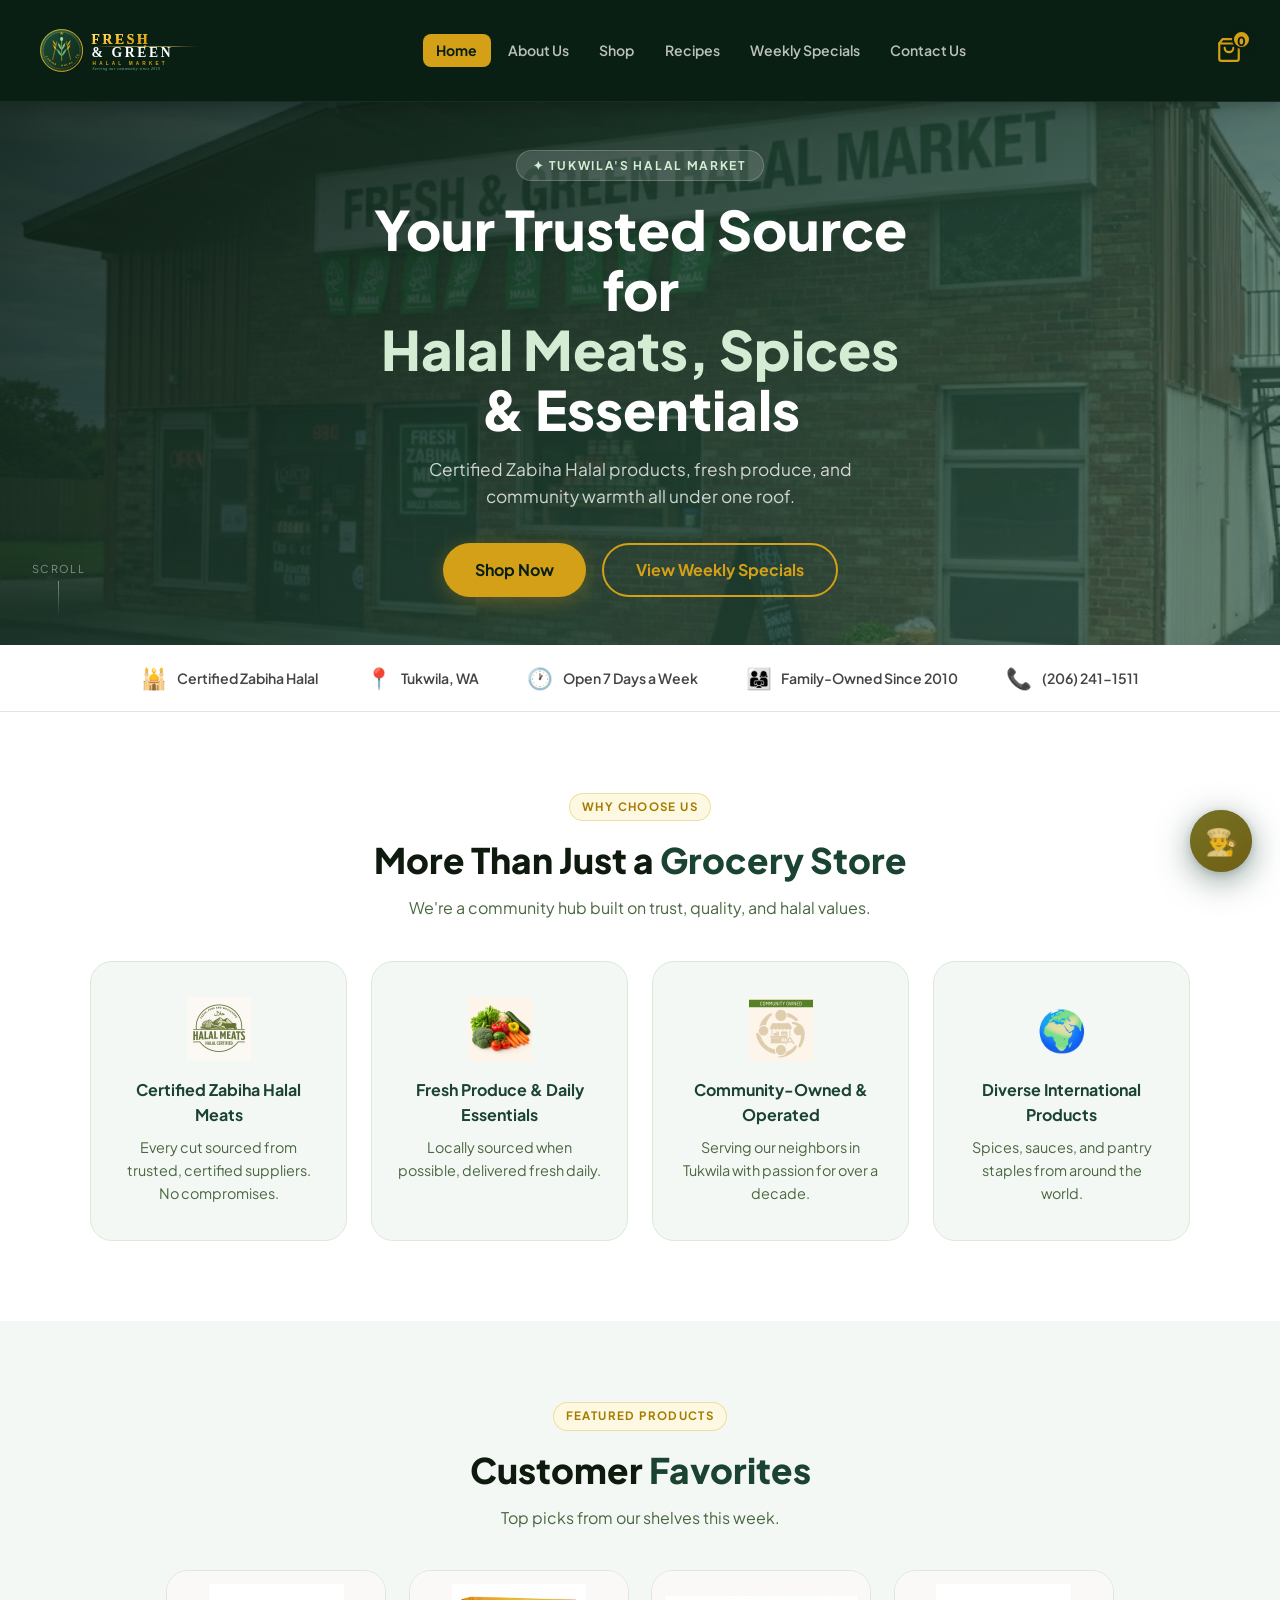
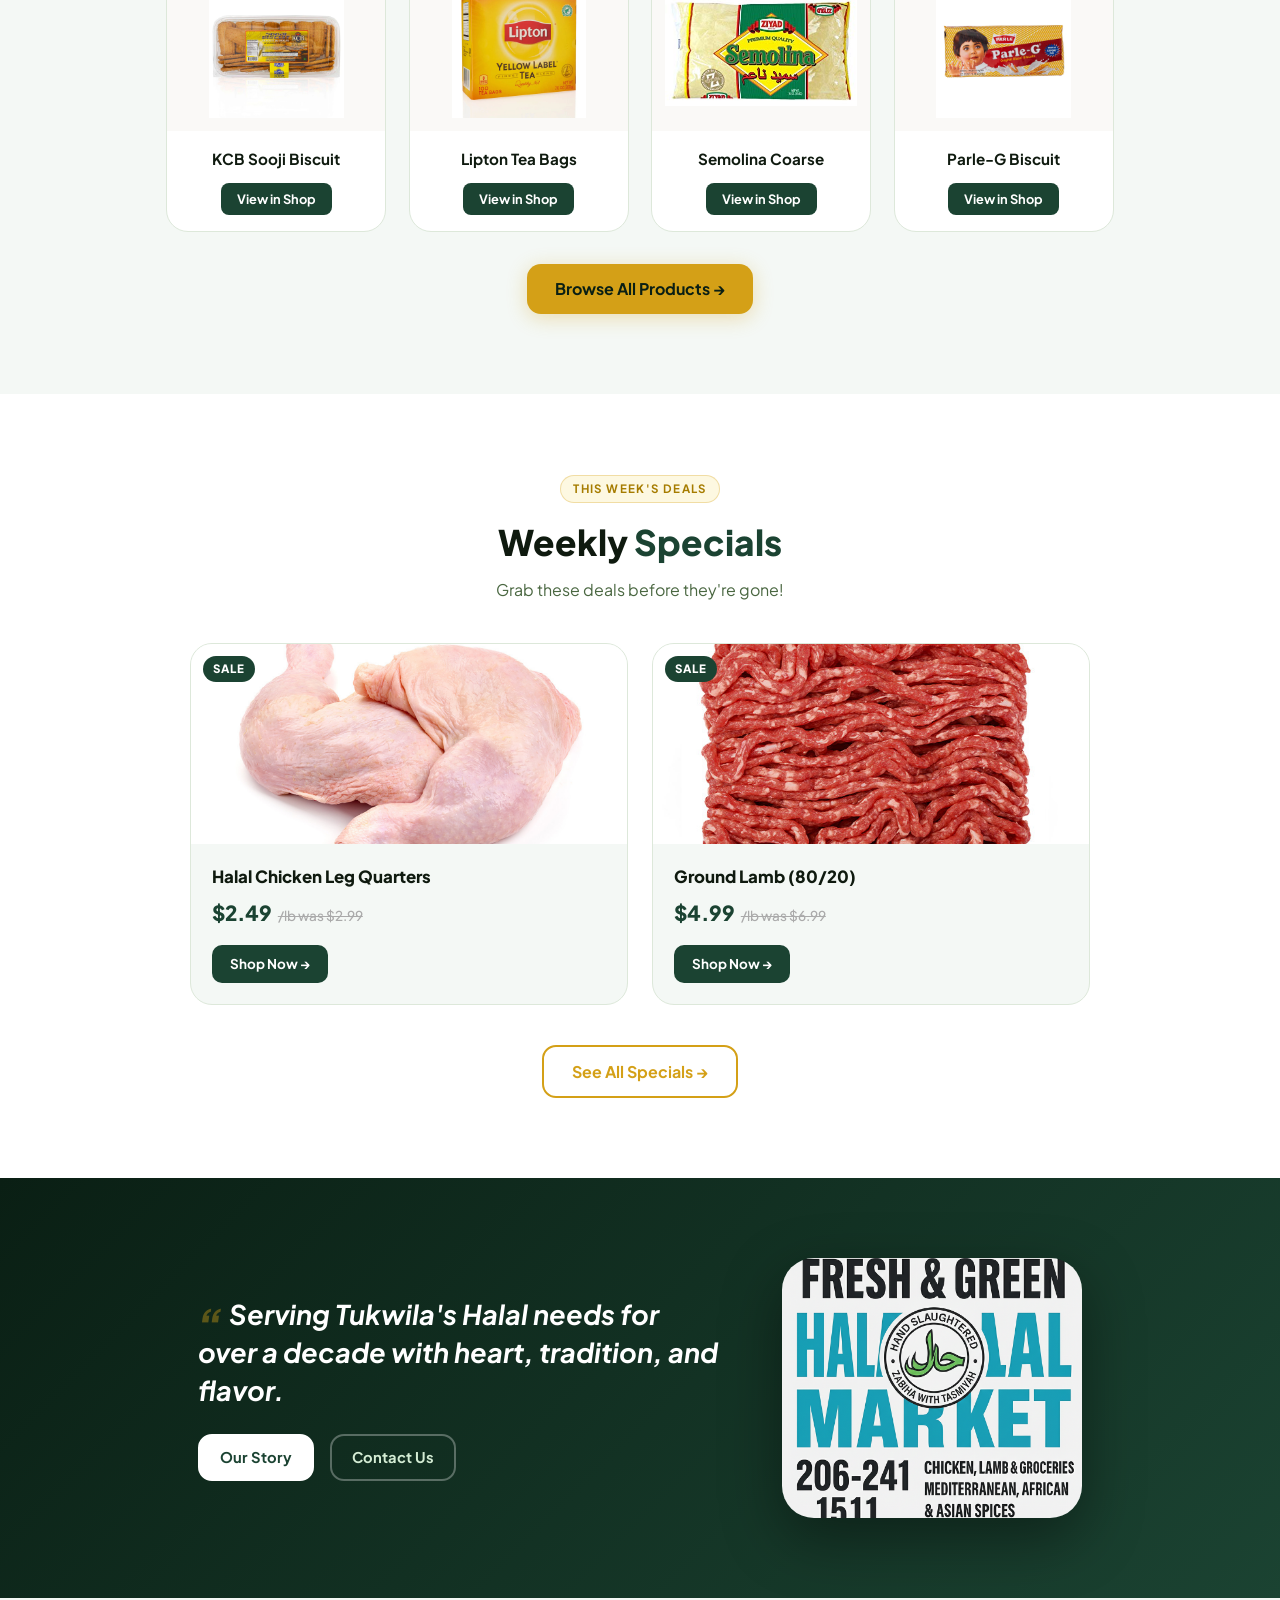
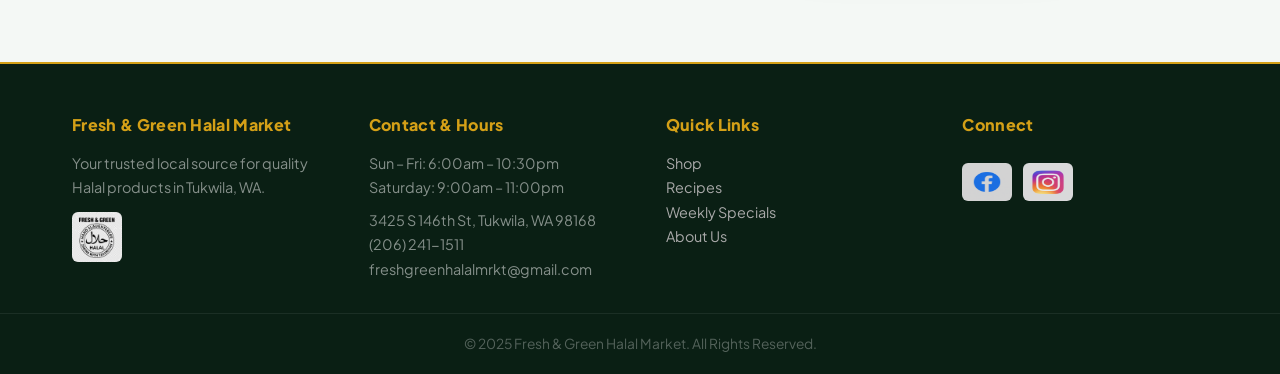
<file: index.html>
<!DOCTYPE html>
<html lang="en">
<head>
    <meta charset="UTF-8"/>
    <meta name="viewport" content="width=device-width, initial-scale=1.0"/>
    <title>Fresh & Green Halal Market Tukwila, WA</title>
    <link href="https://fonts.googleapis.com/css2?family=Plus+Jakarta+Sans:ital,wght@0,400;0,500;0,600;0,700;0,800;1,400&display=swap" rel="stylesheet">
    <link rel="stylesheet" href="styles.css"/>
    <style>
        /* ── HERO ── */
        .hero {
            position: relative;
            min-height: 520px;
            display: flex;
            align-items: center;
            justify-content: center;
            overflow: hidden;
        }
        .hero-bg {
            position: absolute; inset: 0;
            background: url('freshgreenhalal.jpg') center/cover no-repeat;
        }
        .hero-overlay {
            position: absolute; inset: 0;
            background: linear-gradient(135deg, rgba(10,31,20,0.82) 0%, rgba(27,67,50,0.72) 60%, rgba(45,106,79,0.45) 100%);
        }
        .hero-content {
            position: relative; z-index: 2;
            text-align: center;
            max-width: 680px;
            padding: 3rem 2rem;
        }
        .hero-tag {
            display: inline-block;
            background: rgba(255,255,255,0.12);
            color: #d4ecd4;
            font-size: 0.75rem;
            font-weight: 700;
            letter-spacing: 0.14em;
            text-transform: uppercase;
            padding: 5px 16px;
            border-radius: 20px;
            border: 1px solid rgba(255,255,255,0.2);
            margin-bottom: 1.2rem;
        }
        .hero-content h1 {
            color: #fff;
            font-size: clamp(2rem, 5vw, 3.4rem);
            font-weight: 800;
            line-height: 1.1;
            margin-bottom: 1rem;
        }
        .hero-content h1 em { color: #d4ecd4; font-style: normal; }
        .hero-content p {
            color: rgba(255,255,255,0.78);
            font-size: 1.08rem;
            margin-bottom: 2rem;
            max-width: 500px;
            margin-left: auto; margin-right: auto;
        }
        .hero-btns { display: flex; gap: 1rem; justify-content: center; flex-wrap: wrap; }
        .hero-scroll {
            position: absolute; bottom: 28px; left: 32px;
            transform: none;
            z-index: 2; color: rgba(255,255,255,0.45);
            font-size: 0.68rem; letter-spacing: 0.12em;
            display: flex; flex-direction: column; align-items: center; gap: 4px;
        }
        .hero-scroll-line {
            width: 1px; height: 36px;
            background: linear-gradient(to bottom, rgba(255,255,255,0.4), transparent);
            animation: scroll-bounce 1.8s ease-in-out infinite;
        }
        @keyframes scroll-bounce {
            0%,100% { transform: scaleY(1); opacity: 0.4; }
            50% { transform: scaleY(1.3); opacity: 0.8; }
        }

        /* ── TRUST BAR ── */
        .trust-bar {
            background: var(--white);
            border-bottom: 1px solid var(--border);
            padding: 1rem 2rem;
        }
        .trust-bar-inner {
            max-width: 1100px; margin: 0 auto;
            display: flex; justify-content: center; gap: 3rem; flex-wrap: wrap;
        }
        .trust-item {
            display: flex; align-items: center; gap: 0.6rem;
            font-size: 0.88rem; font-weight: 600; color: #444;
        }
        .trust-item .icon { font-size: 1.3rem; }

        /* ── WHY CHOOSE US ── */
        .why-section {
            background: var(--white);
            padding: 5rem 2rem;
            text-align: center;
        }
        .reasons-grid {
            display: grid;
            grid-template-columns: repeat(auto-fit, minmax(220px, 1fr));
            gap: 1.5rem;
            max-width: 1100px;
            margin: 0 auto;
        }
        .reason-card {
            background: var(--bg);
            border-radius: var(--radius-lg);
            padding: 2.2rem 1.6rem;
            text-align: center;
            border: 1.5px solid var(--border);
            transition: all 0.22s cubic-bezier(0.34,1.56,0.64,1);
        }
        .reason-card:hover {
            border-color: var(--green-light);
            transform: translateY(-6px);
            box-shadow: 0 12px 32px rgba(27,67,50,0.1);
            background: var(--white);
        }
        .reason-card .reason-icon {
            font-size: 2.5rem; margin-bottom: 1rem;
            display: block;
        }
        .reason-card img {
            width: 64px; height: 64px; object-fit: contain;
            margin: 0 auto 1rem;
        }
        .reason-card h3 {
            font-size: 1rem; font-weight: 700;
            color: var(--red); margin-bottom: 0.5rem;
        }
        .reason-card p { font-size: 0.9rem; color: var(--text-muted); }

        /* ── FEATURED PRODUCTS ── */
        .featured-section {
            padding: 5rem 2rem;
            background: var(--bg);
            text-align: center;
        }
        .featured-grid {
            display: flex;
            flex-wrap: wrap;
            justify-content: center;
            gap: 1.4rem;
            max-width: 1100px;
            margin: 0 auto 2rem;
        }
        .featured-card {
            flex: 0 1 220px;
        }
        .featured-card {
            background: var(--white);
            border-radius: var(--radius-lg);
            overflow: hidden;
            border: 1.5px solid var(--border);
            transition: all 0.22s cubic-bezier(0.34,1.56,0.64,1);
        }
        .featured-card:hover {
            transform: translateY(-5px);
            box-shadow: 0 12px 28px rgba(27,67,50,0.1);
            border-color: var(--green-light);
        }
        .featured-card img {
            width: 100%; height: 160px; object-fit: contain;
            background: #faf9f7; padding: 0.8rem;
        }
        .featured-card-body { padding: 1rem; text-align: center; }
        .featured-card-body p { font-weight: 700; font-size: 0.95rem; color: var(--text); margin-bottom: 0.7rem; }
        .featured-card-body a {
            display: inline-block;
            background: var(--green); color: #fff;
            padding: 6px 16px; border-radius: 8px;
            font-size: 0.8rem; font-weight: 700;
            transition: background var(--transition);
        }
        .featured-card-body a:hover { background: var(--gold); color: var(--green-dark); }

        /* ── SPECIALS ── */
        .specials-section {
            padding: 5rem 2rem;
            background: var(--white);
            text-align: center;
        }
        .specials-grid {
            display: grid;
            grid-template-columns: repeat(auto-fit, minmax(280px, 1fr));
            gap: 1.5rem;
            max-width: 900px;
            margin: 0 auto 2.5rem;
        }
        .special-card {
            background: var(--bg);
            border-radius: var(--radius-lg);
            border: 1.5px solid var(--border);
            overflow: hidden;
            position: relative;
            transition: all 0.22s cubic-bezier(0.34,1.56,0.64,1);
        }
        .special-card:hover {
            transform: translateY(-5px);
            box-shadow: 0 14px 32px rgba(27,67,50,0.12);
            border-color: var(--green-light);
        }
        .special-tag {
            position: absolute; top: 12px; left: 12px;
            background: var(--red); color: #fff;
            font-size: 0.72rem; font-weight: 800;
            letter-spacing: 0.08em;
            padding: 4px 10px; border-radius: 20px;
            text-transform: uppercase;
        }
        .special-card img {
            width: 100%; height: 200px; object-fit: cover;
        }
        .special-body { padding: 1.3rem; text-align: left; }
        .special-name { font-size: 1.05rem; font-weight: 800; margin-bottom: 0.3rem; }
        .special-price {
            font-size: 1.3rem; font-weight: 800; color: var(--red);
            margin-bottom: 0.2rem;
        }
        .special-price .was {
            font-size: 0.85rem; font-weight: 500; color: #aaa;
            text-decoration: line-through; margin-left: 6px;
        }
        .special-body a {
            display: inline-block; margin-top: 0.8rem;
            background: var(--red); color: #fff;
            padding: 8px 18px; border-radius: 10px;
            font-size: 0.84rem; font-weight: 700;
            transition: background var(--transition);
        }
        .special-body a:hover { background: var(--red-dark); }

        /* ── ABOUT STRIP ── */
        .about-strip {
            background: linear-gradient(135deg, #0a1f14 0%, #1b4332 100%);
            padding: 5rem 2rem;
            display: flex;
            align-items: center;
            justify-content: center;
            gap: 4rem;
            flex-wrap: wrap;
        }
        .about-strip-text { max-width: 520px; }
        .about-strip-text blockquote {
            font-size: clamp(1.2rem, 2.5vw, 1.7rem);
            font-weight: 700;
            color: #fff;
            line-height: 1.4;
            margin-bottom: 1.5rem;
            font-style: italic;
        }
        .about-strip-text blockquote::before { content: '\201C'; color: rgba(212,160,23,0.4); font-size: 3rem; line-height: 0; vertical-align: -0.4em; margin-right: 4px; }
        .about-strip-actions { display: flex; gap: 1rem; flex-wrap: wrap; }
        .about-strip-img {
            width: 300px; border-radius: var(--radius-xl);
            box-shadow: 0 20px 60px rgba(0,0,0,0.4);
            object-fit: cover; height: 260px;
        }

        /* ── CART NOTIFICATION ── */
        .cart-notification {
            position: fixed; top: 24px; right: 24px;
            background: var(--red); color: #fff;
            padding: 0.9rem 1.5rem; border-radius: var(--radius-md);
            font-weight: 700; font-size: 0.95rem;
            box-shadow: 0 8px 24px rgba(27,67,50,0.25);
            z-index: 9999; opacity: 0; pointer-events: none;
            transition: opacity 0.25s, transform 0.25s;
            transform: translateY(-20px);
        }
        .cart-notification.show { opacity: 1; pointer-events: auto; transform: translateY(0); }
    </style>
</head>
<body>

<header>
    <div class="logo"><a href="index.html"><img src="logo.svg" alt="Fresh &amp; Green Halal Market"></a></div>
    <nav>
        <ul class="nav-links">
            <li><a href="index.html" class="active">Home</a></li>
            <li><a href="about.html">About Us</a></li>
            <li><a href="shop.html">Shop</a></li>
            <li><a href="recipe.html">Recipes</a></li>
            <li><a href="weekly-special.html">Weekly Specials</a></li>
            <li><a href="contact.html">Contact Us</a></li>
        </ul>
    </nav>
    <div class="cart-icon"><a href="cart.html"><svg width="26" height="26" viewBox="0 0 24 24" fill="none" xmlns="http://www.w3.org/2000/svg" style="display:block;">
        <path d="M6 2L3 6v14a2 2 0 002 2h14a2 2 0 002-2V6l-3-4z" stroke="#d4a017" stroke-width="2" stroke-linecap="round" stroke-linejoin="round"/>
        <line x1="3" y1="6" x2="21" y2="6" stroke="#d4a017" stroke-width="2" stroke-linecap="round" stroke-linejoin="round"/>
        <path d="M16 10a4 4 0 01-8 0" stroke="#d4a017" stroke-width="2" stroke-linecap="round" stroke-linejoin="round"/>
    </svg><span class="cart-count-badge" id="cart-count-badge">0</span></a></div>
</header>

<main>
    <!-- HERO -->
    <section class="hero">
        <div class="hero-bg"></div>
        <div class="hero-overlay"></div>
        <div class="hero-content">
            <span class="hero-tag">✦ Tukwila's Halal Market</span>
            <h1>Your Trusted Source for<br><em>Halal Meats, Spices</em><br>& Essentials</h1>
            <p>Certified Zabiha Halal products, fresh produce, and community warmth all under one roof.</p>
            <div class="hero-btns">
                <a href="shop.html" class="button primary">Shop Now</a>
                <a href="weekly-special.html" class="button secondary">View Weekly Specials</a>
            </div>
        </div>
        <div class="hero-scroll">
            <span>SCROLL</span>
            <div class="hero-scroll-line"></div>
        </div>
    </section>

    <!-- TRUST BAR -->
    <div class="trust-bar">
        <div class="trust-bar-inner">
            <div class="trust-item"><span class="icon">🕌</span> Certified Zabiha Halal</div>
            <div class="trust-item"><span class="icon">📍</span> Tukwila, WA</div>
            <div class="trust-item"><span class="icon">🕐</span> Open 7 Days a Week</div>
            <div class="trust-item"><span class="icon">👨‍👩‍👧</span> Family-Owned Since 2010</div>
            <div class="trust-item"><span class="icon">📞</span> (206) 241-1511</div>
        </div>
    </div>

    <!-- WHY CHOOSE US -->
    <section class="why-section">
        <span class="section-label">Why Choose Us</span>
        <h2 class="section-title">More Than Just a <span>Grocery Store</span></h2>
        <p class="section-sub">We're a community hub built on trust, quality, and halal values.</p>
        <div class="reasons-grid">
            <div class="reason-card">
                <img src="halal-icon.png" alt="Halal">
                <h3>Certified Zabiha Halal Meats</h3>
                <p>Every cut sourced from trusted, certified suppliers. No compromises.</p>
            </div>
            <div class="reason-card">
                <img src="produce-icon.jpg" alt="Produce">
                <h3>Fresh Produce & Daily Essentials</h3>
                <p>Locally sourced when possible, delivered fresh daily.</p>
            </div>
            <div class="reason-card">
                <img src="community-icon.png" alt="Community">
                <h3>Community-Owned & Operated</h3>
                <p>Serving our neighbors in Tukwila with passion for over a decade.</p>
            </div>
            <div class="reason-card">
                <span class="reason-icon">🌍</span>
                <h3>Diverse International Products</h3>
                <p>Spices, sauces, and pantry staples from around the world.</p>
            </div>
        </div>
    </section>

    <!-- FEATURED PRODUCTS -->
    <section class="featured-section">
        <span class="section-label">Featured Products</span>
        <h2 class="section-title">Customer <span>Favorites</span></h2>
        <p class="section-sub">Top picks from our shelves this week.</p>
        <div class="featured-grid">
            <div class="featured-card">
                <img src="kcb_sooji_biscuit_1_800x.jpg" alt="KCB Sooji Biscuit">
                <div class="featured-card-body">
                    <p>KCB Sooji Biscuit</p>
                    <a href="shop.html">View in Shop</a>
                </div>
            </div>
            <div class="featured-card">
                <img src="lipton_yellow_label_tea_bags_1_800x.jpg" alt="Lipton Tea Bags">
                <div class="featured-card-body">
                    <p>Lipton Tea Bags</p>
                    <a href="shop.html">View in Shop</a>
                </div>
            </div>
            <div class="featured-card">
                <img src="semolina.jpg" alt="Semolina Coarse">
                <div class="featured-card-body">
                    <p>Semolina Coarse</p>
                    <a href="shop.html">View in Shop</a>
                </div>
            </div>
            <div class="featured-card">
                <img src="parleg_biscut_front_800x.jpg" alt="Parle-G Biscuit">
                <div class="featured-card-body">
                    <p>Parle-G Biscuit</p>
                    <a href="shop.html">View in Shop</a>
                </div>
            </div>
        </div>
        <a href="shop.html" class="btn btn-primary" style="font-size:1rem;padding:12px 28px;">Browse All Products →</a>
    </section>

    <!-- WEEKLY SPECIALS -->
    <section class="specials-section">
        <span class="section-label">This Week's Deals</span>
        <h2 class="section-title">Weekly <span>Specials</span></h2>
        <p class="section-sub">Grab these deals before they're gone!</p>
        <div class="specials-grid">
            <div class="special-card">
                <span class="special-tag">SALE</span>
                <img src="chicken-leg.jpg" alt="Chicken Leg Quarters">
                <div class="special-body">
                    <div class="special-name">Halal Chicken Leg Quarters</div>
                    <div class="special-price">$2.49<span class="was">/lb was $2.99</span></div>
                    <a href="shop.html">Shop Now →</a>
                </div>
            </div>
            <div class="special-card">
                <span class="special-tag">SALE</span>
                <img src="ground-lamb.jpg" alt="Ground Lamb">
                <div class="special-body">
                    <div class="special-name">Ground Lamb (80/20)</div>
                    <div class="special-price">$4.99<span class="was">/lb was $6.99</span></div>
                    <a href="shop.html">Shop Now →</a>
                </div>
            </div>
        </div>
        <a href="weekly-special.html" class="btn btn-outline" style="font-size:1rem;padding:12px 28px;">See All Specials →</a>
    </section>

    <!-- ABOUT STRIP -->
    <section class="about-strip">
        <div class="about-strip-text">
            <blockquote>Serving Tukwila's Halal needs for over a decade with heart, tradition, and flavor.</blockquote>
            <div class="about-strip-actions">
                <a href="about.html" class="btn btn-white">Our Story</a>
                <a href="contact.html" class="btn btn-outline" style="color:#d4ecd4;border-color:rgba(255,255,255,0.3);">Contact Us</a>
            </div>
        </div>
        <img src="halalstory.png" alt="Fresh & Green Halal Market story" class="about-strip-img">
    </section>
</main>

<div class="cart-notification" id="cart-notification"></div>

<footer class="footer">
    <div class="footer-content">
        <div class="footer-section">
            <h3>Fresh & Green Halal Market</h3>
            <p>Your trusted local source for quality Halal products in Tukwila, WA.</p>
            <img src="Cerification.jpg" alt="Certified">
        </div>
        <div class="footer-section">
            <h3>Contact & Hours</h3>
            <p>Sun – Fri: 6:00am – 10:30pm<br>Saturday: 9:00am – 11:00pm</p>
            <p style="margin-top:0.5rem;">3425 S 146th St, Tukwila, WA 98168</p>
            <p>(206) 241-1511</p>
            <p>freshgreenhalalmrkt@gmail.com</p>
        </div>
        <div class="footer-section">
            <h3>Quick Links</h3>
            <p><a href="shop.html" style="color:#aaa;">Shop</a></p>
            <p><a href="recipe.html" style="color:#aaa;">Recipes</a></p>
            <p><a href="weekly-special.html" style="color:#aaa;">Weekly Specials</a></p>
            <p><a href="about.html" style="color:#aaa;">About Us</a></p>
        </div>
        <div class="footer-section">
            <h3>Connect</h3>
            <a href="https://www.facebook.com" target="_blank" rel="noopener"><img src="facebooklogo.png" alt="Facebook" class="social-icon"></a>
            <a href="https://www.instagram.com/" target="_blank" rel="noopener"><img src="instalogo.png" alt="Instagram" class="social-icon"></a>
        </div>
    </div>
    <div class="footer-bottom">© 2025 Fresh & Green Halal Market. All Rights Reserved.</div>
</footer>

<script src="chatbot_widget.js"></script>
<script>
    function getCart() { return JSON.parse(localStorage.getItem('cart') || '[]'); }
    function updateCartCountBadge() {
        const badge = document.getElementById("cart-count-badge");
        if (!badge) return;
        badge.textContent = getCart().reduce((a, i) => a + i.quantity, 0);
    }
    document.addEventListener("DOMContentLoaded", updateCartCountBadge);
</script>
</body>
</html>
</file>
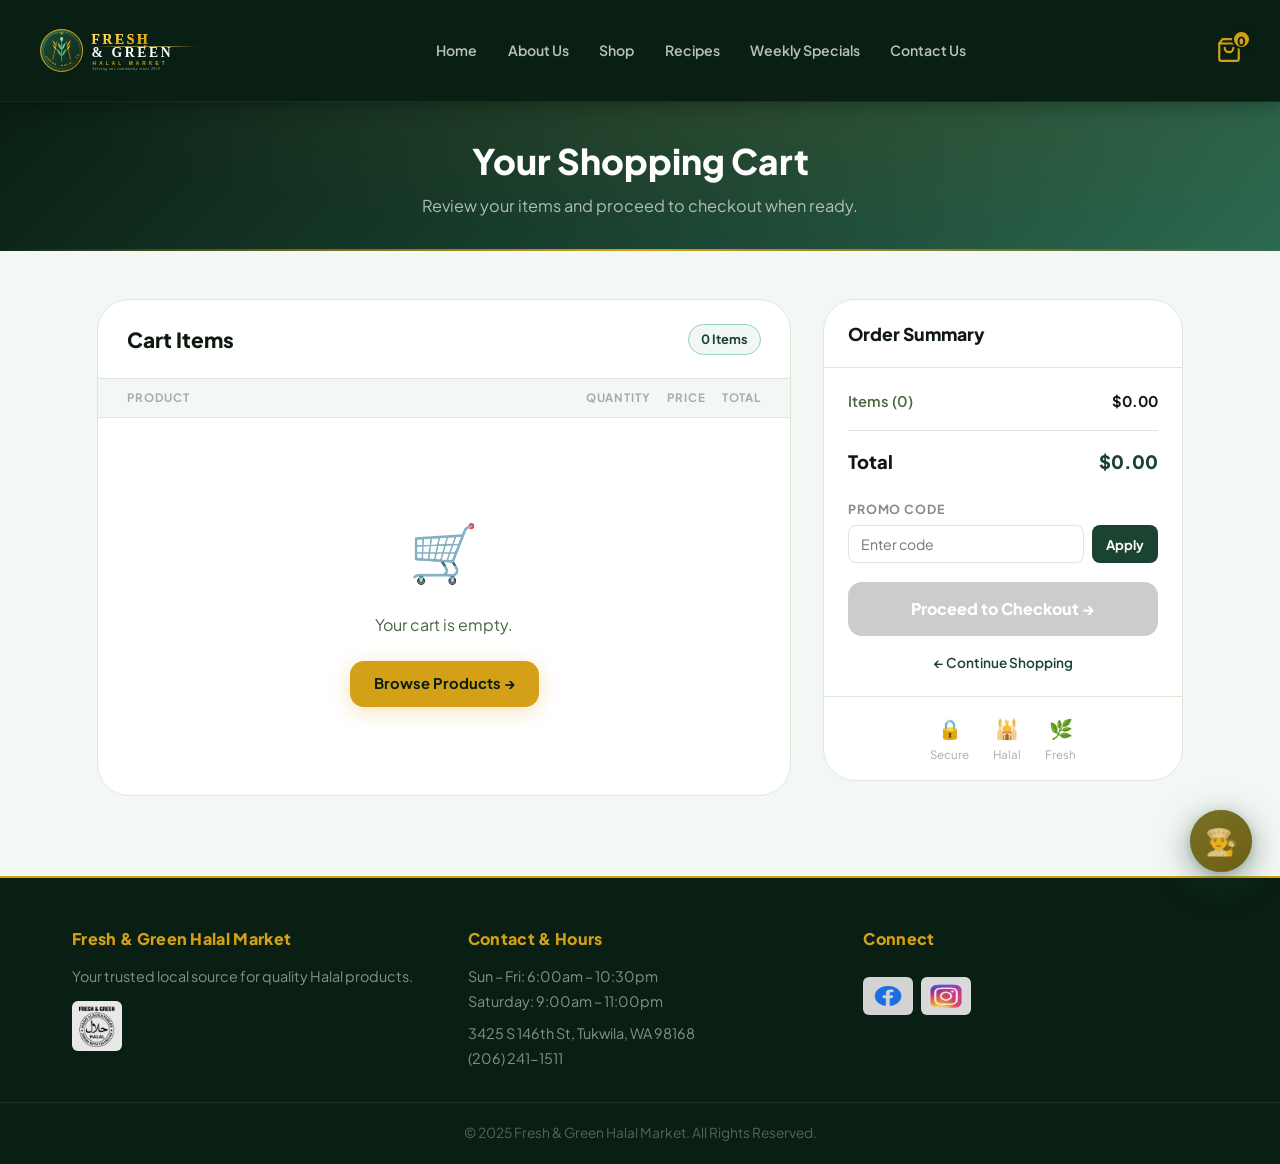
<file: cart.html>
<!DOCTYPE html>
<html lang="en">
<head>
    <meta charset="UTF-8">
    <meta name="viewport" content="width=device-width, initial-scale=1.0">
    <title>Your Cart Fresh & Green Halal Market</title>
    <link href="https://fonts.googleapis.com/css2?family=Plus+Jakarta+Sans:wght@400;500;600;700;800&display=swap" rel="stylesheet">
    <link rel="stylesheet" href="styles.css">
    <style>
        .cart-wrapper {
            max-width: 1150px;
            margin: 3rem auto 5rem;
            padding: 0 2rem;
            display: grid;
            grid-template-columns: 1fr 360px;
            gap: 2rem;
            align-items: start;
        }

        /* LEFT: ITEMS */
        .cart-panel {
            background: var(--white);
            border-radius: var(--radius-xl);
            border: 1.5px solid var(--border);
            overflow: hidden;
        }
        .cart-panel-header {
            padding: 1.4rem 1.8rem;
            border-bottom: 1px solid var(--border);
            display: flex;
            align-items: center;
            justify-content: space-between;
        }
        .cart-panel-header h2 { font-size: 1.3rem; font-weight: 800; }
        .cart-panel-header .item-count {
            background: var(--red-faint);
            color: var(--red);
            border: 1px solid var(--red-light);
            font-size: 0.8rem;
            font-weight: 700;
            padding: 4px 12px;
            border-radius: 20px;
        }

        /* CART TABLE */
        .cart-items { padding: 0.5rem 0; }
        .cart-item {
            display: grid;
            grid-template-columns: 70px 1fr auto auto auto;
            gap: 1rem;
            align-items: center;
            padding: 1.2rem 1.8rem;
            border-bottom: 1px solid var(--border);
            transition: background var(--transition);
        }
        .cart-item:last-child { border-bottom: none; }
        .cart-item:hover { background: #faf9f7; }
        .cart-item-img {
            width: 70px; height: 70px;
            border-radius: var(--radius-sm);
            object-fit: cover;
            border: 1px solid var(--border);
        }
        .cart-item-info {}
        .cart-item-name { font-weight: 700; font-size: 0.95rem; margin-bottom: 3px; }
        .cart-item-cat { font-size: 0.75rem; color: var(--text-muted); text-transform: uppercase; letter-spacing: 0.06em; }
        .cart-item-remove {
            background: none; border: none;
            color: #ccc; font-size: 0.82rem;
            cursor: pointer; margin-top: 4px;
            font-family: var(--font);
            transition: color var(--transition);
            text-decoration: underline;
            padding: 0;
        }
        .cart-item-remove:hover { color: var(--red); }
        .cart-qty-group {
            display: flex; align-items: center; gap: 0.5rem;
        }
        .cqb {
            width: 28px; height: 28px;
            border-radius: 7px;
            border: 1.5px solid var(--border);
            background: var(--white);
            color: var(--text);
            font-weight: 800; font-size: 1rem;
            cursor: pointer;
            transition: all var(--transition);
            display: flex; align-items: center; justify-content: center;
        }
        .cqb:hover { border-color: var(--red); color: var(--red); background: var(--red-faint); }
        .cart-qty-val {
            min-width: 40px; text-align: center;
            font-weight: 700; font-size: 0.95rem;
        }
        .cart-item-price {
            font-weight: 800; font-size: 1rem; color: var(--text);
            text-align: right; white-space: nowrap;
        }
        .cart-item-total {
            font-weight: 800; font-size: 1rem; color: var(--red);
            text-align: right; white-space: nowrap;
        }

        /* EMPTY STATE */
        .cart-empty {
            padding: 5rem 2rem;
            text-align: center;
            color: var(--text-muted);
        }
        .cart-empty .icon { font-size: 3.5rem; margin-bottom: 1rem; }
        .cart-empty p { margin-bottom: 1.5rem; }

        /* COLUMN HEADERS */
        .cart-cols {
            display: grid;
            grid-template-columns: 70px 1fr auto auto auto;
            gap: 1rem;
            padding: 0.6rem 1.8rem;
            background: var(--bg);
            border-bottom: 1px solid var(--border);
            font-size: 0.72rem;
            font-weight: 700;
            color: #aaa;
            text-transform: uppercase;
            letter-spacing: 0.08em;
        }

        /* RIGHT: SUMMARY */
        .summary-panel {
            background: var(--white);
            border-radius: var(--radius-xl);
            border: 1.5px solid var(--border);
            overflow: hidden;
            position: sticky;
            top: 90px;
        }
        .summary-header {
            padding: 1.2rem 1.5rem;
            border-bottom: 1px solid var(--border);
        }
        .summary-header h3 { font-size: 1.1rem; font-weight: 800; }
        .summary-body { padding: 1.4rem 1.5rem; }
        .summary-row {
            display: flex;
            justify-content: space-between;
            align-items: center;
            margin-bottom: 0.9rem;
            font-size: 0.92rem;
        }
        .summary-row .label { color: var(--text-muted); font-weight: 600; }
        .summary-row .value { font-weight: 700; }
        .summary-divider { border: none; border-top: 1px solid var(--border); margin: 1rem 0; }
        .summary-total {
            display: flex;
            justify-content: space-between;
            font-size: 1.15rem;
            font-weight: 800;
            margin-bottom: 1.5rem;
        }
        .summary-total .total-val { color: var(--red); }



        /* PROMO */
        .promo-section { margin-bottom: 1.2rem; }
        .promo-section label { display: block; font-size: 0.78rem; font-weight: 700; color: #888; text-transform: uppercase; letter-spacing: 0.07em; margin-bottom: 5px; }
        .promo-row { display: flex; gap: 0.5rem; }
        .promo-row input {
            flex: 1; padding: 9px 12px;
            border: 1.5px solid var(--border);
            border-radius: var(--radius-sm);
            font-family: var(--font); font-size: 0.88rem;
            outline: none; transition: border-color var(--transition);
        }
        .promo-row input:focus { border-color: var(--red); }
        .promo-row button {
            padding: 9px 14px;
            background: var(--red); color: #fff;
            border: none; border-radius: var(--radius-sm);
            font-weight: 700; font-size: 0.82rem;
            font-family: var(--font); cursor: pointer;
            transition: background var(--transition);
        }
        .promo-row button:hover { background: var(--red-dark); }

        .checkout-btn {
            display: block;
            width: 100%;
            padding: 14px;
            background: var(--red);
            color: #fff;
            text-align: center;
            border-radius: var(--radius-md);
            font-weight: 800;
            font-size: 1rem;
            text-decoration: none;
            transition: background var(--transition), transform var(--transition), box-shadow var(--transition);
            box-shadow: 0 4px 14px rgba(27,67,50,0.3);
        }
        .checkout-btn:hover {
            background: var(--red-dark);
            transform: translateY(-1px);
            box-shadow: 0 6px 20px rgba(27,67,50,0.4);
        }
        .checkout-btn.disabled {
            background: #ccc;
            cursor: not-allowed;
            box-shadow: none;
            transform: none;
        }
        .continue-link {
            display: block;
            text-align: center;
            margin-top: 1rem;
            font-size: 0.85rem;
            color: var(--red);
            font-weight: 600;
        }
        .continue-link:hover { text-decoration: underline; }

        /* SECURITY BADGES */
        .trust-badges {
            display: flex;
            justify-content: center;
            gap: 1.5rem;
            padding: 1rem 1.5rem;
            border-top: 1px solid var(--border);
        }
        .trust-badge { text-align: center; font-size: 0.72rem; color: #aaa; }
        .trust-badge .tb-icon { font-size: 1.2rem; display: block; margin-bottom: 2px; }

        @media (max-width: 900px) {
            .cart-wrapper { grid-template-columns: 1fr; }
            .summary-panel { position: static; }
            .cart-item { grid-template-columns: 56px 1fr; gap: 0.7rem; }
            .cart-qty-group, .cart-item-price, .cart-item-total { grid-column: 2; }
            .cart-cols { display: none; }
        }
    </style>
</head>
<body>

<header>
    <div class="logo"><a href="index.html"><img src="logo.svg" alt="Fresh &amp; Green Halal Market"></a></div>
    <nav>
        <ul class="nav-links">
            <li><a href="index.html">Home</a></li>
            <li><a href="about.html">About Us</a></li>
            <li><a href="shop.html">Shop</a></li>
            <li><a href="recipe.html">Recipes</a></li>
            <li><a href="weekly-special.html">Weekly Specials</a></li>
            <li><a href="contact.html">Contact Us</a></li>
        </ul>
    </nav>
    <div class="cart-icon"><a href="cart.html"><svg width="26" height="26" viewBox="0 0 24 24" fill="none" xmlns="http://www.w3.org/2000/svg" style="display:block;">
        <path d="M6 2L3 6v14a2 2 0 002 2h14a2 2 0 002-2V6l-3-4z" stroke="#d4a017" stroke-width="2" stroke-linecap="round" stroke-linejoin="round"/>
        <line x1="3" y1="6" x2="21" y2="6" stroke="#d4a017" stroke-width="2" stroke-linecap="round" stroke-linejoin="round"/>
        <path d="M16 10a4 4 0 01-8 0" stroke="#d4a017" stroke-width="2" stroke-linecap="round" stroke-linejoin="round"/>
    </svg><span class="cart-count-badge" id="cart-count-badge">0</span></a></div>
</header>

<main>
    <section class="page-hero" style="padding:2.5rem 2rem 2rem;">
        <h1 style="font-size:clamp(1.6rem,3vw,2.2rem);">Your Shopping Cart</h1>
        <p>Review your items and proceed to checkout when ready.</p>
    </section>

    <div class="cart-wrapper">
        <!-- CART ITEMS -->
        <div class="cart-panel">
            <div class="cart-panel-header">
                <h2>Cart Items</h2>
                <span class="item-count" id="cart-item-count">0 Items</span>
            </div>
            <div class="cart-cols">
                <span>Product</span>
                <span></span>
                <span>Quantity</span>
                <span>Price</span>
                <span>Total</span>
            </div>
            <div class="cart-items" id="cart-items-container"></div>
        </div>

        <!-- SUMMARY -->
        <div class="summary-panel">
            <div class="summary-header"><h3>Order Summary</h3></div>
            <div class="summary-body">
                <div class="summary-row">
                    <span class="label">Items (<span id="summary-items">0</span>)</span>
                    <span class="value" id="summary-subtotal">$0.00</span>
                </div>
                <div class="summary-row" id="summary-tax-row" style="display:none;">
                    <span class="label">Tax (10%)</span>
                    <span class="value" id="summary-tax">$0.00</span>
                </div>
                <hr class="summary-divider">
                <div class="summary-total">
                    <span>Total</span>
                    <span class="total-val" id="summary-total">$0.00</span>
                </div>

                <div class="promo-section">
                    <label>Promo Code</label>
                    <div class="promo-row">
                        <input type="text" id="promo-code" placeholder="Enter code">
                        <button onclick="applyPromo()">Apply</button>
                    </div>
                </div>

                <a href="checkout.html" class="checkout-btn disabled" id="checkout-btn">Proceed to Checkout →</a>
                <a href="shop.html" class="continue-link">← Continue Shopping</a>
            </div>
            <div class="trust-badges">
                <div class="trust-badge"><span class="tb-icon">🔒</span>Secure</div>
                <div class="trust-badge"><span class="tb-icon">🕌</span>Halal</div>
                <div class="trust-badge"><span class="tb-icon">🌿</span>Fresh</div>
            </div>
        </div>
    </div>
</main>

<footer class="footer">
    <div class="footer-content">
        <div class="footer-section"><h3>Fresh & Green Halal Market</h3><p>Your trusted local source for quality Halal products.</p><img src="Cerification.jpg" alt="Certified"></div>
        <div class="footer-section"><h3>Contact & Hours</h3><p>Sun – Fri: 6:00am – 10:30pm<br>Saturday: 9:00am – 11:00pm</p><p style="margin-top:0.5rem;">3425 S 146th St, Tukwila, WA 98168<br>(206) 241-1511</p></div>
        <div class="footer-section"><h3>Connect</h3><a href="https://www.facebook.com" target="_blank" rel="noopener"><img src="facebooklogo.png" alt="Facebook" class="social-icon"></a><a href="https://www.instagram.com/" target="_blank" rel="noopener"><img src="instalogo.png" alt="Instagram" class="social-icon"></a></div>
    </div>
    <div class="footer-bottom">© 2025 Fresh & Green Halal Market. All Rights Reserved.</div>
</footer>

<script src="chatbot_widget.js"></script>
<script>
    const defaultImg = "product1.jpg";

    function getCart() { return JSON.parse(localStorage.getItem("cart") || "[]"); }
    function saveCart(c) { localStorage.setItem("cart", JSON.stringify(c)); }

    function updateBadge() {
        const b = document.getElementById("cart-count-badge");
        if (b) b.textContent = getCart().reduce((s, i) => s + i.quantity, 0);
    }

    function renderCart() {
        const cart = getCart();
        const container = document.getElementById("cart-items-container");
        const itemCountEl = document.getElementById("cart-item-count");
        const summaryItems = document.getElementById("summary-items");
        container.innerHTML = "";

        if (!cart.length) {
            container.innerHTML = `<div class="cart-empty"><div class="icon">🛒</div><p>Your cart is empty.</p><a href="shop.html" class="btn btn-primary" style="padding:11px 24px;display:inline-flex;">Browse Products →</a></div>`;
            itemCountEl.textContent = "0 Items";
            summaryItems.textContent = "0";
            updateSummary();
            updateBadge();
            document.getElementById("checkout-btn").classList.add("disabled");
            return;
        }

        let totalQty = 0;
        cart.forEach(item => {
            totalQty += item.quantity;
            const step = item.unit === "lb" ? 0.25 : 1;
            const row = document.createElement("div");
            row.className = "cart-item";
            row.innerHTML = `
        <img class="cart-item-img" src="${item.img || defaultImg}" alt="${item.name}">
        <div class="cart-item-info">
          <div class="cart-item-name">${item.name}</div>
          <div class="cart-item-cat">${item.category || 'Halal Product'}</div>
          <button class="cart-item-remove" data-id="${item.id}">Remove</button>
        </div>
        <div class="cart-qty-group">
          <button class="cqb" data-id="${item.id}" data-step="${step}" data-action="decrease">−</button>
          <span class="cart-qty-val">${item.quantity}</span>
          <button class="cqb" data-id="${item.id}" data-step="${step}" data-action="increase">+</button>
        </div>
        <div class="cart-item-price">$${item.price.toFixed(2)}</div>
        <div class="cart-item-total">$${(item.price * item.quantity).toFixed(2)}</div>`;
            container.appendChild(row);
        });

        itemCountEl.textContent = `${totalQty} Item${totalQty !== 1 ? 's' : ''}`;
        summaryItems.textContent = totalQty;
        updateSummary();
        updateBadge();
        document.getElementById("checkout-btn").classList.remove("disabled");
    }

    function updateSummary() {
        const cart = getCart();
        const subtotal = cart.reduce((s, i) => s + i.price * i.quantity, 0);
        const tax = subtotal * 0.10;
        document.getElementById("summary-subtotal").textContent = "$" + subtotal.toFixed(2);
        document.getElementById("summary-tax-row").style.display = subtotal > 0 ? "" : "none";
        document.getElementById("summary-tax").textContent = "$" + tax.toFixed(2);
        document.getElementById("summary-total").textContent = "$" + (subtotal + tax).toFixed(2);
    }

    function updateItem(id, action, step) {
        let cart = getCart();
        const item = cart.find(p => p.id == id);
        if (!item) return;
        if (action === "increase") item.quantity = parseFloat((item.quantity + parseFloat(step)).toFixed(2));
        if (action === "decrease") {
            item.quantity = parseFloat((item.quantity - parseFloat(step)).toFixed(2));
            if (item.quantity <= 0) cart = cart.filter(p => p.id != id);
        }
        saveCart(cart);
        renderCart();
    }

    function removeItem(id) {
        saveCart(getCart().filter(i => i.id != id));
        renderCart();
    }

    document.addEventListener("click", e => {
        if (e.target.classList.contains("cqb")) updateItem(e.target.dataset.id, e.target.dataset.action, e.target.dataset.step);
        if (e.target.classList.contains("cart-item-remove")) removeItem(e.target.dataset.id);
    });

    function applyPromo() {
        const code = document.getElementById("promo-code").value.trim().toUpperCase();
        alert(code ? `Code "${code}" no active promotions at this time.` : "Please enter a promo code.");
    }

    document.addEventListener("DOMContentLoaded", renderCart);
</script>
</body>
</html>
</file>
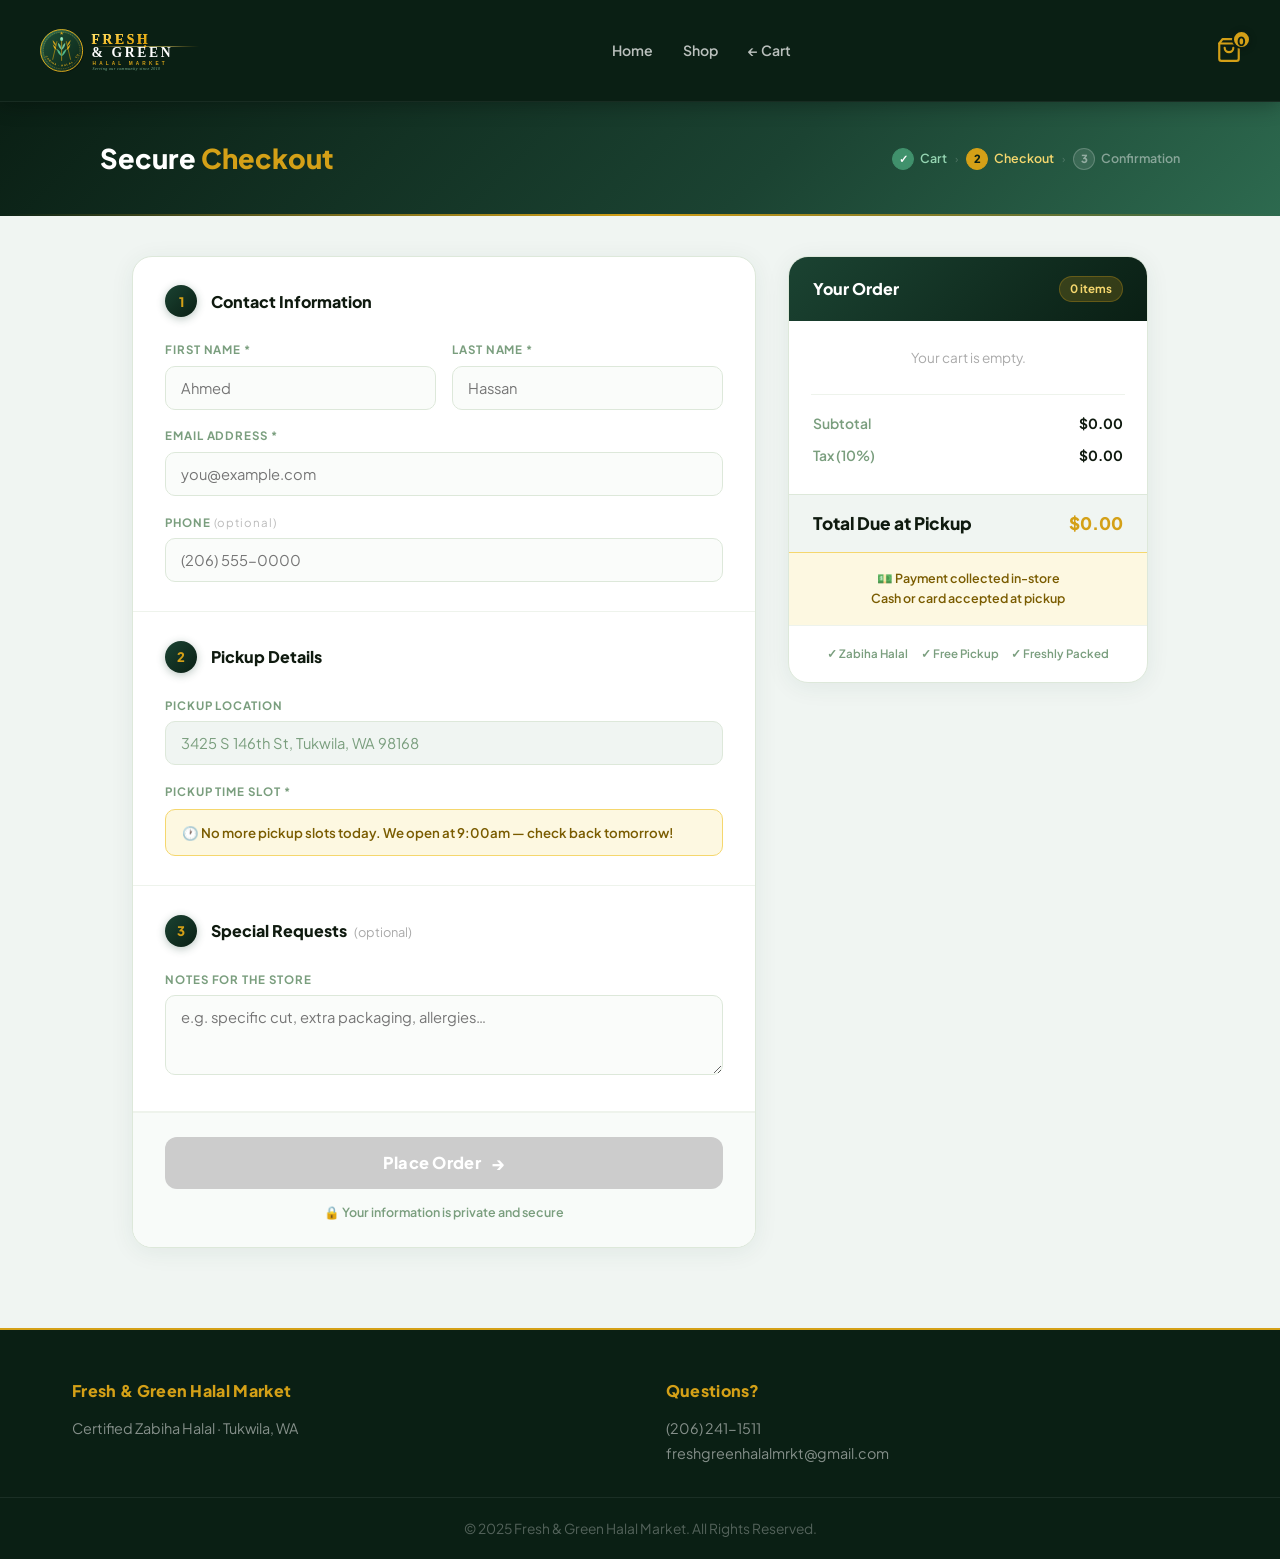
<file: checkout.html>
<!DOCTYPE html>
<html lang="en">
<head>
    <meta charset="UTF-8">
    <meta name="viewport" content="width=device-width, initial-scale=1.0">
    <title>Checkout — Fresh & Green Halal Market</title>
    <link href="https://fonts.googleapis.com/css2?family=Plus+Jakarta+Sans:wght@400;500;600;700;800&display=swap" rel="stylesheet">
    <link rel="stylesheet" href="styles.css">
    <style>

        /* ── PAGE BG ── */
        body { background: #f0f5f2; }

        /* ── HERO STRIP ── */
        .checkout-hero {
            background: linear-gradient(135deg, #0a1f14 0%, #1b4332 60%, #2d6a4f 100%);
            padding: 2.2rem 2rem;
            position: relative;
            overflow: hidden;
        }
        .checkout-hero::after {
            content: '';
            position: absolute; bottom: 0; left: 0; right: 0;
            height: 2px;
            background: linear-gradient(90deg, transparent, #d4a017, transparent);
        }
        .checkout-hero-inner {
            max-width: 1080px; margin: 0 auto;
            display: flex; align-items: center; justify-content: space-between;
            flex-wrap: wrap; gap: 1rem;
        }
        .checkout-hero h1 {
            color: #fff; font-size: 1.7rem; font-weight: 800; margin: 0;
        }
        .checkout-hero h1 span { color: #d4a017; }
        .checkout-steps {
            display: flex; gap: 0; align-items: center;
        }
        .step {
            display: flex; align-items: center; gap: 6px;
            font-size: 0.78rem; font-weight: 600; color: rgba(255,255,255,0.45);
        }
        .step.active { color: #f5d76e; }
        .step.done { color: #95d5b2; }
        .step-num {
            width: 22px; height: 22px; border-radius: 50%;
            background: rgba(255,255,255,0.1); border: 1.5px solid rgba(255,255,255,0.2);
            display: flex; align-items: center; justify-content: center;
            font-size: 0.7rem; font-weight: 800; flex-shrink: 0;
        }
        .step.active .step-num { background: #d4a017; border-color: #d4a017; color: #0a1f14; }
        .step.done .step-num { background: #40916c; border-color: #40916c; color: #fff; }
        .step-arrow { color: rgba(255,255,255,0.2); margin: 0 8px; font-size: 0.7rem; }

        /* ── LAYOUT ── */
        .checkout-wrapper {
            max-width: 1080px;
            margin: 2.5rem auto 5rem;
            padding: 0 2rem;
            display: grid;
            grid-template-columns: 1fr 360px;
            gap: 2rem;
            align-items: start;
        }

        /* ── LEFT CARD ── */
        .checkout-card {
            background: #fff;
            border-radius: 20px;
            border: 1px solid #dde8da;
            box-shadow: 0 4px 24px rgba(27,67,50,0.07);
            overflow: hidden;
        }

        /* ── SECTION BLOCK ── */
        .co-section {
            padding: 1.8rem 2rem;
            border-bottom: 1px solid #eef3ec;
        }
        .co-section:last-of-type { border-bottom: none; }
        .co-section-head {
            display: flex; align-items: center;
            gap: 0.9rem; margin-bottom: 1.5rem;
        }
        .co-num {
            width: 32px; height: 32px;
            background: linear-gradient(135deg, #1b4332, #0a1f14);
            color: #d4a017;
            border-radius: 50%; font-size: 0.82rem; font-weight: 800;
            display: flex; align-items: center; justify-content: center;
            flex-shrink: 0;
            box-shadow: 0 2px 8px rgba(27,67,50,0.3);
        }
        .co-section-head h3 {
            font-size: 1rem; font-weight: 800; margin: 0; color: #0f1a0f;
        }
        .co-section-head span {
            font-size: 0.8rem; color: #aaa; font-weight: 400; margin-left: 4px;
        }

        /* ── FORM ── */
        .form-row-2 { display: grid; grid-template-columns: 1fr 1fr; gap: 1rem; }
        .form-group { margin-bottom: 1.1rem; }
        .form-group:last-child { margin-bottom: 0; }
        .form-group label {
            display: block; font-size: 0.72rem; font-weight: 700;
            color: #7a9e7e; text-transform: uppercase;
            letter-spacing: 0.08em; margin-bottom: 6px;
        }
        .form-group input,
        .form-group select,
        .form-group textarea {
            width: 100%; padding: 12px 15px;
            border: 1.5px solid #dde8da; border-radius: 10px;
            font-family: 'Plus Jakarta Sans', sans-serif; font-size: 0.92rem;
            color: #0f1a0f; outline: none; background: #fafcfa;
            transition: border-color 0.2s, box-shadow 0.2s;
        }
        .form-group input:focus,
        .form-group select:focus,
        .form-group textarea:focus {
            border-color: #1b4332;
            box-shadow: 0 0 0 3px rgba(27,67,50,0.08);
            background: #fff;
        }
        .form-group input.error,
        .form-group select.error {
            border-color: #c0392b;
            box-shadow: 0 0 0 3px rgba(192,57,43,0.07);
        }
        .form-group input[readonly] {
            background: #f0f5f2; color: #7a9e7e; cursor: default;
            border-color: #dde8da;
        }
        .field-error {
            font-size: 0.74rem; color: #c0392b; font-weight: 600;
            margin-top: 4px; display: none;
        }
        .field-error.show { display: block; }

        /* ── PICKUP CLOSED MSG ── */
        .pickup-closed {
            display: none; margin-top: 8px;
            padding: 12px 16px;
            background: #fdf8e1; border: 1.5px solid #f5d76e;
            border-radius: 10px; font-size: 0.83rem; font-weight: 600; color: #7a5c00;
        }

        /* ── SUBMIT ── */
        .co-submit { padding: 1.5rem 2rem; background: #f8fbf9; border-top: 1px solid #eef3ec; }
        .place-order-btn {
            width: 100%; padding: 15px;
            background: linear-gradient(135deg, #1b4332 0%, #0a1f14 100%);
            color: #fff; border: none; border-radius: 12px;
            font-weight: 800; font-size: 1.02rem;
            font-family: 'Plus Jakarta Sans', sans-serif;
            cursor: pointer; letter-spacing: 0.02em;
            transition: all 0.2s;
            box-shadow: 0 4px 20px rgba(27,67,50,0.35);
            display: flex; align-items: center; justify-content: center; gap: 10px;
        }
        .place-order-btn:hover:not(:disabled) {
            background: linear-gradient(135deg, #d4a017 0%, #a67c00 100%);
            color: #0a1f14;
            transform: translateY(-2px);
            box-shadow: 0 8px 28px rgba(212,160,23,0.4);
        }
        .place-order-btn:disabled { background: #ccc; cursor: not-allowed; box-shadow: none; transform: none; }
        .btn-arrow { font-size: 1.1rem; transition: transform 0.2s; }
        .place-order-btn:hover:not(:disabled) .btn-arrow { transform: translateX(4px); }
        .spinner {
            width: 18px; height: 18px;
            border: 2.5px solid rgba(255,255,255,0.3);
            border-top-color: #fff; border-radius: 50%;
            animation: spin 0.7s linear infinite; display: none;
        }
        @keyframes spin { to { transform: rotate(360deg); } }
        .secure-note {
            display: flex; align-items: center; justify-content: center;
            gap: 0.5rem; margin-top: 0.9rem;
            font-size: 0.78rem; color: #7a9e7e; font-weight: 600;
        }

        /* ── ERROR BANNER ── */
        .error-banner {
            margin: 1.2rem 2rem 0;
            padding: 12px 16px;
            background: #fdf0f0; border: 1.5px solid #f5c6c6;
            border-radius: 10px; font-size: 0.87rem;
            color: #8b1a1a; font-weight: 600; display: none;
        }
        .error-banner.show { display: block; }

        /* ── ORDER SUMMARY CARD ── */
        .order-summary {
            background: #fff; border-radius: 20px;
            border: 1px solid #dde8da;
            box-shadow: 0 4px 24px rgba(27,67,50,0.07);
            overflow: hidden; position: sticky; top: 100px;
        }
        .os-header {
            background: linear-gradient(135deg, #1b4332, #0a1f14);
            padding: 1.2rem 1.5rem;
            display: flex; justify-content: space-between; align-items: center;
        }
        .os-header h3 { font-size: 1rem; font-weight: 800; margin: 0; color: #fff; }
        .os-badge {
            background: rgba(212,160,23,0.2); color: #f5d76e;
            border: 1px solid rgba(212,160,23,0.3);
            font-size: 0.72rem; font-weight: 700;
            padding: 3px 10px; border-radius: 20px;
        }

        .os-items { padding: 0.6rem 1.4rem; max-height: 260px; overflow-y: auto; }
        .os-items::-webkit-scrollbar { width: 3px; }
        .os-items::-webkit-scrollbar-thumb { background: #c8e6c9; border-radius: 3px; }

        .os-item {
            display: flex; align-items: center; gap: 0.8rem;
            padding: 0.7rem 0; border-bottom: 1px solid #f0f5f2;
        }
        .os-item:last-child { border-bottom: none; }
        .os-item-thumb {
            width: 46px; height: 46px; border-radius: 10px;
            object-fit: cover; flex-shrink: 0;
            border: 1px solid #dde8da; background: #f0f5f2;
        }
        .os-item-info { flex: 1; min-width: 0; }
        .os-item-name { font-size: 0.83rem; font-weight: 700; color: #0f1a0f; white-space: nowrap; overflow: hidden; text-overflow: ellipsis; }
        .os-item-qty { font-size: 0.73rem; color: #7a9e7e; margin-top: 2px; }
        .os-item-price { font-size: 0.88rem; font-weight: 800; color: #1b4332; white-space: nowrap; }

        .os-divider { height: 1px; background: #eef3ec; margin: 0 1.4rem; }

        .os-totals { padding: 1.1rem 1.5rem; }
        .os-row {
            display: flex; justify-content: space-between;
            font-size: 0.87rem; margin-bottom: 0.6rem;
        }
        .os-row .lab { color: #7a9e7e; font-weight: 600; }
        .os-row .val { font-weight: 700; color: #0f1a0f; }
        .os-total-row {
            display: flex; justify-content: space-between;
            font-size: 1.08rem; font-weight: 800;
            padding: 0.9rem 1.5rem;
            background: #f0f5f2; border-top: 1.5px solid #dde8da;
        }
        .os-total-row .total-val { color: #d4a017; }

        .os-payment-note {
            padding: 1rem 1.5rem;
            background: #fdf8e1; border-top: 1px solid #f5d76e;
            font-size: 0.78rem; color: #7a5c00;
            text-align: center; font-weight: 600; line-height: 1.6;
        }

        /* ── TRUST BADGES ── */
        .trust-badges {
            display: flex; gap: 0.8rem; flex-wrap: wrap;
            padding: 1.2rem 1.5rem; border-top: 1px solid #eef3ec;
            justify-content: center;
        }
        .trust-badge {
            display: flex; align-items: center; gap: 5px;
            font-size: 0.72rem; color: #7a9e7e; font-weight: 600;
        }

        @media (max-width: 900px) {
            .checkout-wrapper { grid-template-columns: 1fr; }
            .order-summary { position: static; }
            .form-row-2 { grid-template-columns: 1fr; }
            .checkout-steps { display: none; }
        }
    </style>
</head>
<body>

<header>
    <div class="logo"><a href="index.html"><img src="logo.svg" alt="Fresh &amp; Green Halal Market"></a></div>
    <nav>
        <ul class="nav-links">
            <li><a href="index.html">Home</a></li>
            <li><a href="shop.html">Shop</a></li>
            <li><a href="cart.html">← Cart</a></li>
        </ul>
    </nav>
    <div class="cart-icon">
        <a href="cart.html">
            <svg width="26" height="26" viewBox="0 0 24 24" fill="none" xmlns="http://www.w3.org/2000/svg" style="display:block;">
                <path d="M6 2L3 6v14a2 2 0 002 2h14a2 2 0 002-2V6l-3-4z" stroke="#d4a017" stroke-width="2" stroke-linecap="round" stroke-linejoin="round"/>
                <line x1="3" y1="6" x2="21" y2="6" stroke="#d4a017" stroke-width="2" stroke-linecap="round" stroke-linejoin="round"/>
                <path d="M16 10a4 4 0 01-8 0" stroke="#d4a017" stroke-width="2" stroke-linecap="round" stroke-linejoin="round"/>
            </svg>
            <span class="cart-count-badge" id="cart-count-badge">0</span>
        </a>
    </div>
</header>

<!-- HERO STRIP -->
<div class="checkout-hero">
    <div class="checkout-hero-inner">
        <h1>Secure <span>Checkout</span></h1>
        <div class="checkout-steps">
            <div class="step done">
                <div class="step-num">✓</div>
                <span>Cart</span>
            </div>
            <span class="step-arrow">›</span>
            <div class="step active">
                <div class="step-num">2</div>
                <span>Checkout</span>
            </div>
            <span class="step-arrow">›</span>
            <div class="step">
                <div class="step-num">3</div>
                <span>Confirmation</span>
            </div>
        </div>
    </div>
</div>

<main>
    <div class="checkout-wrapper">

        <!-- ── LEFT: FORM ── -->
        <div class="checkout-card">
            <div class="error-banner" id="errorBanner"></div>

            <!-- STEP 1: Contact -->
            <div class="co-section">
                <div class="co-section-head">
                    <div class="co-num">1</div>
                    <h3>Contact Information</h3>
                </div>
                <div class="form-row-2">
                    <div class="form-group">
                        <label>First Name *</label>
                        <input type="text" id="firstName" placeholder="Ahmed" autocomplete="given-name">
                        <div class="field-error" id="err-firstName">Please enter your first name.</div>
                    </div>
                    <div class="form-group">
                        <label>Last Name *</label>
                        <input type="text" id="lastName" placeholder="Hassan" autocomplete="family-name">
                        <div class="field-error" id="err-lastName">Please enter your last name.</div>
                    </div>
                </div>
                <div class="form-group">
                    <label>Email Address *</label>
                    <input type="email" id="email" placeholder="you@example.com" autocomplete="email">
                    <div class="field-error" id="err-email">Please enter a valid email address.</div>
                </div>
                <div class="form-group" style="margin-bottom:0;">
                    <label>Phone <span style="color:#bbb;font-weight:400;text-transform:none;">(optional)</span></label>
                    <input type="tel" id="phone" placeholder="(206) 555-0000" autocomplete="tel">
                </div>
            </div>

            <!-- STEP 2: Pickup -->
            <div class="co-section">
                <div class="co-section-head">
                    <div class="co-num">2</div>
                    <h3>Pickup Details</h3>
                </div>
                <div class="form-group">
                    <label>Pickup Location</label>
                    <input type="text" value="3425 S 146th St, Tukwila, WA 98168" readonly>
                </div>
                <div class="form-group" style="margin-bottom:0;">
                    <label>Pickup Time Slot *</label>
                    <select id="pickup">
                        <option value="">— Select a time —</option>
                    </select>
                    <div class="field-error" id="err-pickup">Please select a pickup time.</div>
                    <div class="pickup-closed" id="pickup-closed-msg">
                        🕐 No more pickup slots today. We open at 9:00am — check back tomorrow!
                    </div>
                </div>
            </div>

            <!-- STEP 3: Notes -->
            <div class="co-section">
                <div class="co-section-head">
                    <div class="co-num">3</div>
                    <h3>Special Requests <span>(optional)</span></h3>
                </div>
                <div class="form-group" style="margin-bottom:0;">
                    <label>Notes for the Store</label>
                    <textarea id="notes" rows="3" placeholder="e.g. specific cut, extra packaging, allergies…"></textarea>
                </div>
            </div>

            <!-- SUBMIT -->
            <div class="co-submit">
                <button class="place-order-btn" id="submitBtn" onclick="submitOrder()">
                    <span id="btnText">Place Order</span>
                    <span class="btn-arrow" id="btnArrow">→</span>
                    <div class="spinner" id="btnSpinner"></div>
                </button>
                <p class="secure-note">🔒 Your information is private and secure</p>
            </div>
        </div>

        <!-- ── RIGHT: ORDER SUMMARY ── -->
        <div class="order-summary">
            <div class="os-header">
                <h3>Your Order</h3>
                <span class="os-badge" id="os-count">0 items</span>
            </div>
            <div class="os-items" id="os-items"></div>
            <div class="os-divider"></div>
            <div class="os-totals">
                <div class="os-row">
                    <span class="lab">Subtotal</span>
                    <span class="val" id="os-subtotal">$0.00</span>
                </div>
                <div class="os-row">
                    <span class="lab">Tax (10%)</span>
                    <span class="val" id="os-tax">$0.00</span>
                </div>
            </div>
            <div class="os-total-row">
                <span>Total Due at Pickup</span>
                <span class="total-val" id="os-total">$0.00</span>
            </div>
            <div class="os-payment-note">
                💵 Payment collected in-store<br>Cash or card accepted at pickup
            </div>
            <div class="trust-badges">
                <div class="trust-badge">✓ Zabiha Halal</div>
                <div class="trust-badge">✓ Free Pickup</div>
                <div class="trust-badge">✓ Freshly Packed</div>
            </div>
        </div>

    </div>
</main>

<footer class="footer">
    <div class="footer-content">
        <div class="footer-section">
            <h3>Fresh & Green Halal Market</h3>
            <p>Certified Zabiha Halal · Tukwila, WA</p>
        </div>
        <div class="footer-section">
            <h3>Questions?</h3>
            <p>(206) 241-1511<br>freshgreenhalalmrkt@gmail.com</p>
        </div>
    </div>
    <div class="footer-bottom">© 2025 Fresh & Green Halal Market. All Rights Reserved.</div>
</footer>

<script>
    function getCart() { return JSON.parse(localStorage.getItem("cart") || "[]"); }

    function renderSummary() {
        const cart = getCart();
        const container = document.getElementById("os-items");
        const countEl   = document.getElementById("os-count");
        container.innerHTML = "";

        if (!cart.length) {
            container.innerHTML = '<p style="color:#aaa;font-size:0.85rem;padding:1rem 0;text-align:center;">Your cart is empty.</p>';
            countEl.textContent = "0 items";
            return;
        }

        let subtotal = 0, totalQty = 0;
        cart.forEach(item => {
            const line = item.price * item.quantity;
            subtotal += line; totalQty += item.quantity;
            const row = document.createElement("div");
            row.className = "os-item";
            row.innerHTML = `
        <img class="os-item-thumb" src="${item.img || 'product1.jpg'}" alt="${item.name}" onerror="this.src='product1.jpg'">
        <div class="os-item-info">
          <div class="os-item-name">${item.name}</div>
          <div class="os-item-qty">Qty: ${item.quantity}</div>
        </div>
        <div class="os-item-price">$${line.toFixed(2)}</div>`;
            container.appendChild(row);
        });

        const tax   = subtotal * 0.10;
        const total = subtotal + tax;
        countEl.textContent = `${totalQty} item${totalQty !== 1 ? 's' : ''}`;
        document.getElementById("os-subtotal").textContent = "$" + subtotal.toFixed(2);
        document.getElementById("os-tax").textContent      = "$" + tax.toFixed(2);
        document.getElementById("os-total").textContent    = "$" + total.toFixed(2);
        const badge = document.getElementById("cart-count-badge");
        if (badge) badge.textContent = totalQty;
    }

    ["firstName","lastName","email","pickup"].forEach(id => {
        const el = document.getElementById(id);
        if (el) el.addEventListener("input", () => {
            el.classList.remove("error");
            const err = document.getElementById("err-" + id);
            if (err) err.classList.remove("show");
        });
    });

    function validateField(id, ok, errId) {
        const el  = document.getElementById(id);
        const err = document.getElementById(errId);
        if (!ok) { el.classList.add("error"); err.classList.add("show"); return false; }
        el.classList.remove("error"); err.classList.remove("show"); return true;
    }

    async function submitOrder() {
        const cart   = getCart();
        const banner = document.getElementById("errorBanner");
        function showError(msg) {
            banner.innerHTML = "⚠️ " + msg;
            banner.classList.add("show");
            banner.scrollIntoView({ behavior: "smooth", block: "nearest" });
        }
        banner.classList.remove("show");
        if (!cart.length) { showError("Your cart is empty. Add items before checking out."); return; }

        const firstName = document.getElementById("firstName").value.trim();
        const lastName  = document.getElementById("lastName").value.trim();
        const email     = document.getElementById("email").value.trim();
        const phone     = document.getElementById("phone").value.trim();
        const pickup    = document.getElementById("pickup").value;
        const notes     = document.getElementById("notes").value.trim();

        let valid = true;
        valid = validateField("firstName", firstName.length > 0, "err-firstName") && valid;
        valid = validateField("lastName",  lastName.length > 0,  "err-lastName")  && valid;
        valid = validateField("email",     /^[^\s@]+@[^\s@]+\.[^\s@]+$/.test(email), "err-email") && valid;
        valid = validateField("pickup",    pickup !== "",         "err-pickup")    && valid;
        if (!valid) { showError("Please fix the highlighted fields and try again."); return; }

        const subtotal = cart.reduce((s, i) => s + i.price * i.quantity, 0);
        const tax      = subtotal * 0.10;
        const total    = subtotal + tax;

        const btn     = document.getElementById("submitBtn");
        const btnText = document.getElementById("btnText");
        const btnArr  = document.getElementById("btnArrow");
        const spinner = document.getElementById("btnSpinner");
        btn.disabled = true;
        btnText.textContent = "Placing order…";
        btnArr.style.display = "none";
        spinner.style.display = "block";

        try {
            const res  = await fetch("place_order.php", {
                method: "POST",
                headers: { "Content-Type": "application/json" },
                body: JSON.stringify({ name: firstName + " " + lastName, email, phone, pickup, notes, cart, subtotal, tax, total })
            });
            const rawText = await res.text();
            let data;
            try {
                data = JSON.parse(rawText);
            } catch(parseErr) {
                btn.disabled = false;
                btnText.textContent = "Place Order";
                btnArr.style.display = "inline";
                spinner.style.display = "none";
                showError("Server returned invalid response. Check that place_order.php is in your project folder. Response: " + rawText.substring(0, 100));
                return;
            }
            if (data.success) {
                sessionStorage.setItem("lastOrder", JSON.stringify({
                    orderNumber: data.orderNumber, name: firstName,
                    email, pickup, subtotal, tax, total, cart
                }));
                localStorage.removeItem("cart");
                window.location.href = "order-confirmation.html";
            } else {
                btn.disabled = false;
                btnText.textContent = "Place Order";
                btnArr.style.display = "inline";
                spinner.style.display = "none";
                showError(data.error || "Something went wrong. Please try again or call (206) 241-1511.");
            }
        } catch (e) {
            btn.disabled = false;
            btnText.textContent = "Place Order";
            btnArr.style.display = "inline";
            spinner.style.display = "none";
            showError("Could not reach place_order.php. Make sure XAMPP is running and the file exists. (" + e.message + ")");
        }
    }

    function buildPickupSlots() {
        const allSlots = [
            { start: 9,  label: "9:00am – 10:00am" },
            { start: 10, label: "10:00am – 11:00am" },
            { start: 11, label: "11:00am – 12:00pm" },
            { start: 12, label: "12:00pm – 1:00pm"  },
            { start: 13, label: "1:00pm – 2:00pm"   },
            { start: 14, label: "2:00pm – 3:00pm"   },
            { start: 15, label: "3:00pm – 4:00pm"   },
            { start: 16, label: "4:00pm – 5:00pm"   },
            { start: 17, label: "5:00pm – 6:00pm"   },
            { start: 18, label: "6:00pm – 7:00pm"   },
            { start: 19, label: "7:00pm – 8:00pm"   },
        ];
        const now        = new Date();
        const nowDecimal = now.getHours() + now.getMinutes() / 60;
        const BUFFER     = 1;
        const select     = document.getElementById("pickup");
        const closedMsg  = document.getElementById("pickup-closed-msg");
        const available  = allSlots.filter(s => s.start >= nowDecimal + BUFFER);

        if (!available.length) {
            select.style.display = "none";
            closedMsg.style.display = "block";
            const btn = document.getElementById("submitBtn");
            if (btn) { btn.disabled = true; btn.title = "No pickup slots available today"; }
            return;
        }
        available.forEach((s, i) => {
            const opt = document.createElement("option");
            opt.value = s.label;
            opt.textContent = i === 0 ? s.label + "  (next available)" : s.label;
            select.appendChild(opt);
        });
    }

    document.addEventListener("DOMContentLoaded", () => {
        renderSummary();
        buildPickupSlots();
    });
</script>
</body>
</html>
</file>
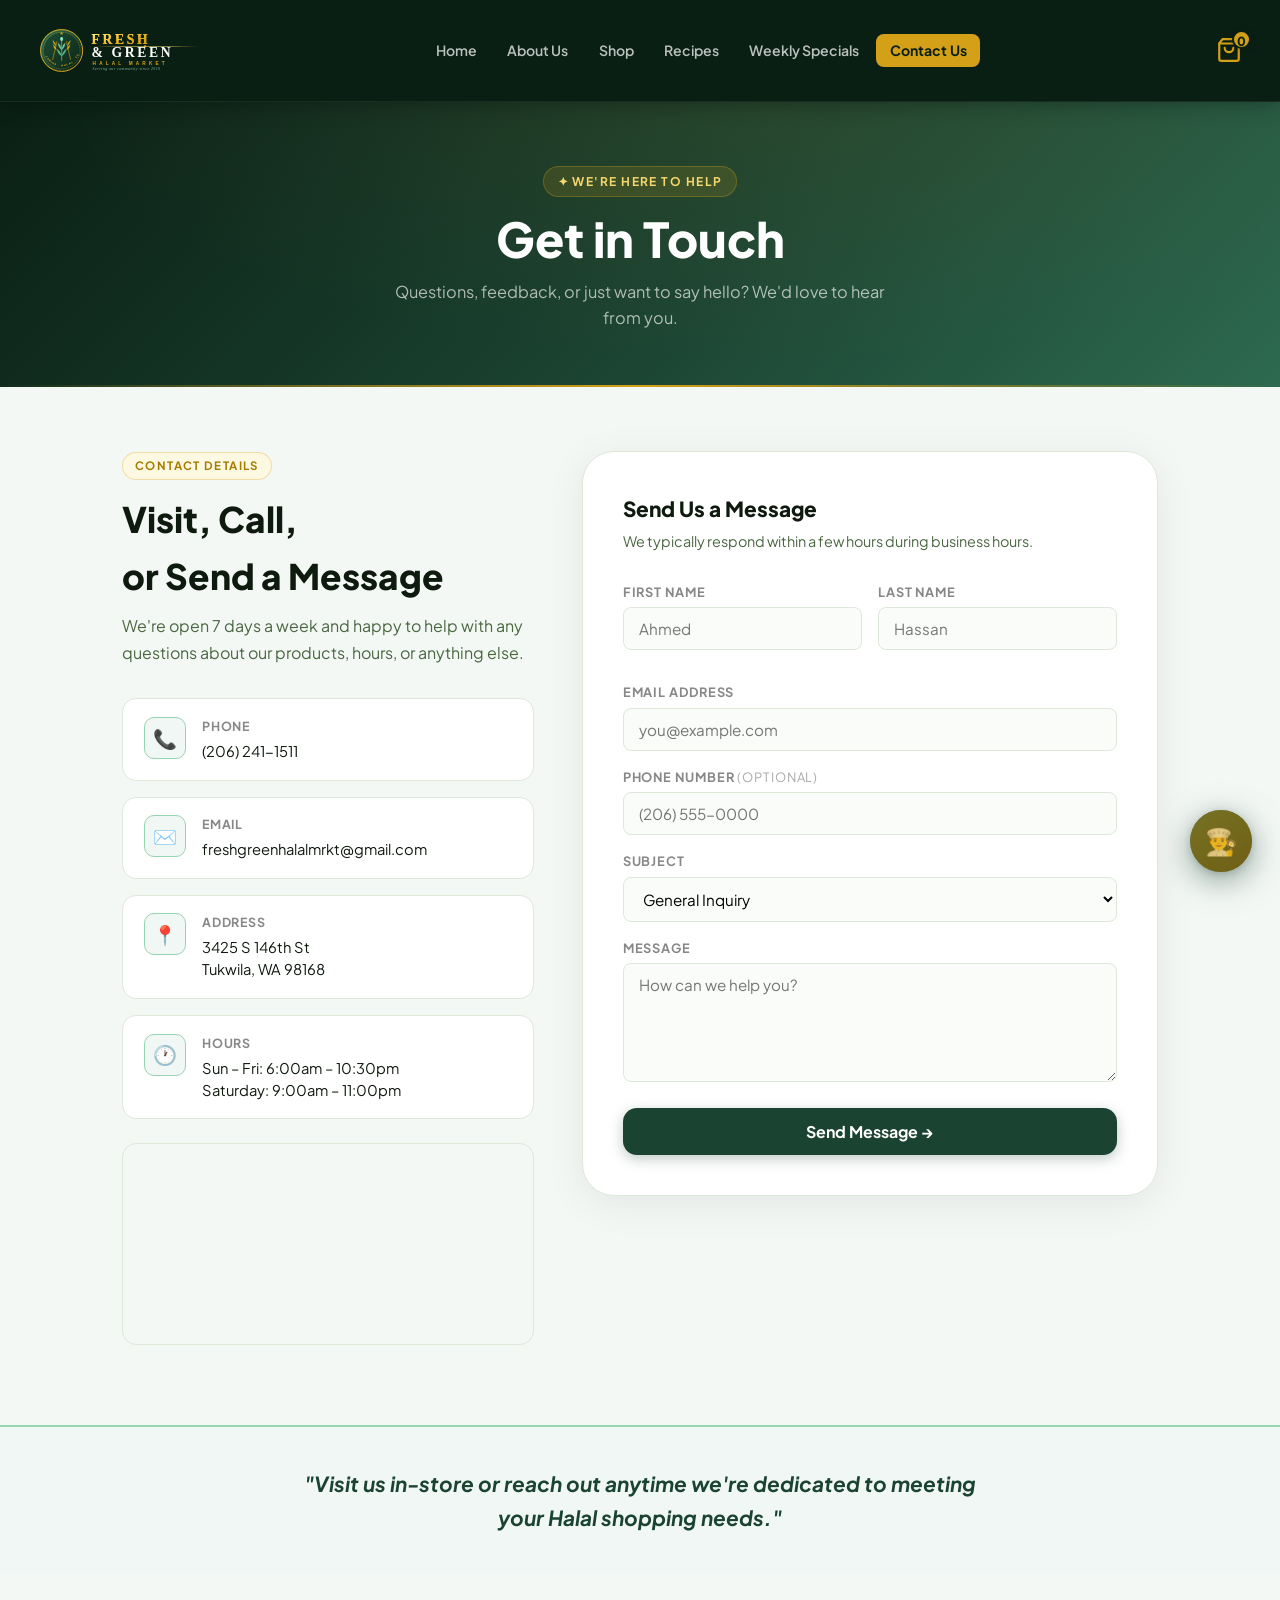
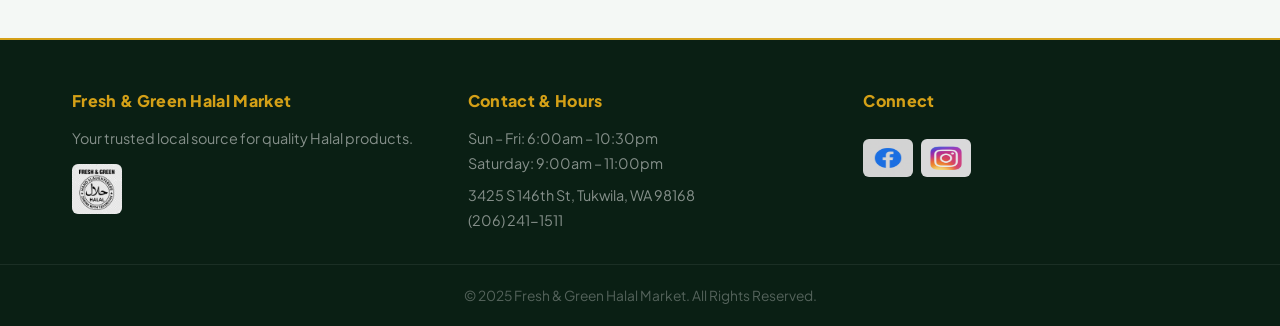
<file: contact.html>
<!DOCTYPE html>
<html lang="en">
<head>
    <meta charset="UTF-8">
    <meta name="viewport" content="width=device-width, initial-scale=1.0">
    <title>Contact Us Fresh & Green Halal Market</title>
    <link href="https://fonts.googleapis.com/css2?family=Plus+Jakarta+Sans:wght@400;500;600;700;800&display=swap" rel="stylesheet">
    <link rel="stylesheet" href="styles.css">
    <style>
        .contact-layout {
            max-width: 1100px;
            margin: 0 auto;
            padding: 4rem 2rem 5rem;
            display: grid;
            grid-template-columns: 1fr 1.4fr;
            gap: 3rem;
            align-items: start;
        }

        /* LEFT INFO PANEL */
        .contact-info h2 {
            font-size: clamp(1.6rem, 3vw, 2.2rem);
            font-weight: 800;
            margin-bottom: 0.5rem;
        }
        .contact-info > p {
            color: var(--text-muted);
            margin-bottom: 2rem;
            line-height: 1.7;
        }
        .info-card {
            background: var(--white);
            border: 1.5px solid var(--border);
            border-radius: var(--radius-md);
            padding: 1.1rem 1.3rem;
            display: flex;
            align-items: flex-start;
            gap: 1rem;
            margin-bottom: 1rem;
            transition: border-color var(--transition), box-shadow var(--transition);
        }
        .info-card:hover {
            border-color: var(--red-light);
            box-shadow: 0 4px 16px rgba(27,67,50,0.07);
        }
        .info-icon {
            width: 42px; height: 42px;
            background: var(--red-faint);
            border-radius: 10px;
            display: flex; align-items: center; justify-content: center;
            font-size: 1.2rem;
            flex-shrink: 0;
            border: 1px solid var(--red-light);
        }
        .info-card-text strong { display: block; font-size: 0.78rem; font-weight: 700; color: #888; text-transform: uppercase; letter-spacing: 0.07em; margin-bottom: 3px; }
        .info-card-text p { font-size: 0.92rem; color: var(--text); line-height: 1.5; }

        /* MAP PLACEHOLDER */
        .map-embed {
            border-radius: var(--radius-md);
            overflow: hidden;
            margin-top: 1.5rem;
            border: 1.5px solid var(--border);
        }
        .map-embed iframe {
            width: 100%; height: 200px; display: block; border: none;
        }

        /* FORM PANEL */
        .contact-form-card {
            background: var(--white);
            border-radius: var(--radius-xl);
            padding: 2.5rem;
            box-shadow: 0 8px 40px rgba(0,0,0,0.07);
            border: 1.5px solid var(--border);
        }
        .contact-form-card h3 {
            font-size: 1.3rem;
            font-weight: 800;
            margin-bottom: 0.3rem;
        }
        .contact-form-card .subtitle {
            color: var(--text-muted);
            font-size: 0.9rem;
            margin-bottom: 1.8rem;
        }
        .form-row {
            display: grid;
            grid-template-columns: 1fr 1fr;
            gap: 1rem;
            margin-bottom: 1rem;
        }
        .form-group { margin-bottom: 1rem; }
        .form-group:last-of-type { margin-bottom: 0; }
        .form-group textarea.form-input { resize: vertical; min-height: 110px; }
        .submit-btn {
            width: 100%;
            padding: 13px;
            background: var(--red);
            color: #fff;
            border: none;
            border-radius: var(--radius-md);
            font-weight: 700;
            font-size: 1rem;
            cursor: pointer;
            font-family: var(--font);
            margin-top: 1.2rem;
            transition: background var(--transition), transform var(--transition), box-shadow var(--transition);
            box-shadow: 0 4px 14px rgba(27,67,50,0.28);
        }
        .submit-btn:hover {
            background: var(--red-dark);
            transform: translateY(-1px);
            box-shadow: 0 6px 20px rgba(27,67,50,0.35);
        }

        /* QUOTE BAR */
        .quote-bar {
            background: var(--red-faint);
            border-top: 2px solid var(--red-light);
            padding: 2.5rem 2rem;
            text-align: center;
        }
        .quote-bar blockquote {
            font-size: clamp(1rem, 2vw, 1.3rem);
            font-weight: 700;
            color: var(--red);
            font-style: italic;
            max-width: 700px;
            margin: 0 auto;
        }

        @media (max-width: 900px) {
            .contact-layout { grid-template-columns: 1fr; gap: 2rem; }
            .form-row { grid-template-columns: 1fr; }
        }
    </style>
</head>
<body>

<header>
    <div class="logo"><a href="index.html"><img src="logo.svg" alt="Fresh &amp; Green Halal Market"></a></div>
    <nav>
        <ul class="nav-links">
            <li><a href="index.html">Home</a></li>
            <li><a href="about.html">About Us</a></li>
            <li><a href="shop.html">Shop</a></li>
            <li><a href="recipe.html">Recipes</a></li>
            <li><a href="weekly-special.html">Weekly Specials</a></li>
            <li><a href="contact.html" class="active">Contact Us</a></li>
        </ul>
    </nav>
    <div class="cart-icon"><a href="cart.html"><svg width="26" height="26" viewBox="0 0 24 24" fill="none" xmlns="http://www.w3.org/2000/svg" style="display:block;">
        <path d="M6 2L3 6v14a2 2 0 002 2h14a2 2 0 002-2V6l-3-4z" stroke="#d4a017" stroke-width="2" stroke-linecap="round" stroke-linejoin="round"/>
        <line x1="3" y1="6" x2="21" y2="6" stroke="#d4a017" stroke-width="2" stroke-linecap="round" stroke-linejoin="round"/>
        <path d="M16 10a4 4 0 01-8 0" stroke="#d4a017" stroke-width="2" stroke-linecap="round" stroke-linejoin="round"/>
    </svg><span class="cart-count-badge" id="cart-count-badge">0</span></a></div>
</header>

<main>
    <section class="page-hero">
        <span class="hero-tag">✦ We're Here to Help</span>
        <h1>Get in Touch</h1>
        <p>Questions, feedback, or just want to say hello? We'd love to hear from you.</p>
    </section>

    <div class="contact-layout">
        <!-- LEFT: INFO -->
        <div class="contact-info">
            <span class="section-label">Contact Details</span>
            <h2>Visit, Call,<br>or Send a Message</h2>
            <p>We're open 7 days a week and happy to help with any questions about our products, hours, or anything else.</p>

            <div class="info-card">
                <div class="info-icon">📞</div>
                <div class="info-card-text">
                    <strong>Phone</strong>
                    <p>(206) 241-1511</p>
                </div>
            </div>
            <div class="info-card">
                <div class="info-icon">✉️</div>
                <div class="info-card-text">
                    <strong>Email</strong>
                    <p>freshgreenhalalmrkt@gmail.com</p>
                </div>
            </div>
            <div class="info-card">
                <div class="info-icon">📍</div>
                <div class="info-card-text">
                    <strong>Address</strong>
                    <p>3425 S 146th St<br>Tukwila, WA 98168</p>
                </div>
            </div>
            <div class="info-card">
                <div class="info-icon">🕐</div>
                <div class="info-card-text">
                    <strong>Hours</strong>
                    <p>Sun – Fri: 6:00am – 10:30pm<br>Saturday: 9:00am – 11:00pm</p>
                </div>
            </div>

            <div class="map-embed">
                <iframe
                        src="https://www.google.com/maps/embed?pb=!1m18!1m12!1m3!1d2695.5823!2d-122.2917!3d47.4624!2m3!1f0!2f0!3f0!3m2!1i1024!2i768!4f13.1!3m3!1m2!1s0x0%3A0x0!2zMzQyNSBTIDE0NnRoIFN0LCBUdWt3aWxhLCBXQSA5ODE2OA!5e0!3m2!1sen!2sus!4v1"
                        allowfullscreen="" loading="lazy" referrerpolicy="no-referrer-when-downgrade">
                </iframe>
            </div>
        </div>

        <!-- RIGHT: FORM -->
        <div class="contact-form-card">
            <h3>Send Us a Message</h3>
            <p class="subtitle">We typically respond within a few hours during business hours.</p>

            <form action="https://formsubmit.co/mffarah0@gmail.com" method="POST">
                <input type="hidden" name="_captcha" value="false">
                <input type="hidden" name="_subject" value="New Contact Message Fresh & Green Halal Market">

                <div class="form-row">
                    <div class="form-group">
                        <label class="form-label">First Name</label>
                        <input type="text" name="name-first" class="form-input" placeholder="Ahmed" required>
                    </div>
                    <div class="form-group">
                        <label class="form-label">Last Name</label>
                        <input type="text" name="name-last" class="form-input" placeholder="Hassan" required>
                    </div>
                </div>

                <div class="form-group">
                    <label class="form-label">Email Address</label>
                    <input type="email" name="email" class="form-input" placeholder="you@example.com" required>
                </div>

                <div class="form-group">
                    <label class="form-label">Phone Number <span style="color:#aaa;font-weight:400;">(optional)</span></label>
                    <input type="tel" name="phone" class="form-input" placeholder="(206) 555-0000">
                </div>

                <div class="form-group">
                    <label class="form-label">Subject</label>
                    <select name="subject" class="form-input">
                        <option value="General Inquiry">General Inquiry</option>
                        <option value="Product Question">Product Question</option>
                        <option value="Order Issue">Order Issue</option>
                        <option value="Halal Certification">Halal Certification</option>
                        <option value="Bulk/Wholesale">Bulk / Wholesale</option>
                        <option value="Feedback">Feedback</option>
                    </select>
                </div>

                <div class="form-group">
                    <label class="form-label">Message</label>
                    <textarea name="message" class="form-input" rows="5" placeholder="How can we help you?" required></textarea>
                </div>

                <button type="submit" class="submit-btn">Send Message →</button>
            </form>
        </div>
    </div>

    <!-- QUOTE -->
    <div class="quote-bar">
        <blockquote>"Visit us in-store or reach out anytime we're dedicated to meeting your Halal shopping needs."</blockquote>
    </div>
</main>

<footer class="footer">
    <div class="footer-content">
        <div class="footer-section"><h3>Fresh & Green Halal Market</h3><p>Your trusted local source for quality Halal products.</p><img src="Cerification.jpg" alt="Certified"></div>
        <div class="footer-section"><h3>Contact & Hours</h3><p>Sun – Fri: 6:00am – 10:30pm<br>Saturday: 9:00am – 11:00pm</p><p style="margin-top:0.5rem;">3425 S 146th St, Tukwila, WA 98168<br>(206) 241-1511</p></div>
        <div class="footer-section"><h3>Connect</h3><a href="https://www.facebook.com" target="_blank" rel="noopener"><img src="facebooklogo.png" alt="Facebook" class="social-icon"></a><a href="https://www.instagram.com/" target="_blank" rel="noopener"><img src="instalogo.png" alt="Instagram" class="social-icon"></a></div>
    </div>
    <div class="footer-bottom">© 2025 Fresh & Green Halal Market. All Rights Reserved.</div>
</footer>

<script src="chatbot_widget.js"></script>
<script>
    function getCart() { return JSON.parse(localStorage.getItem('cart') || '[]'); }
    document.addEventListener("DOMContentLoaded", () => {
        const b = document.getElementById("cart-count-badge");
        if (b) b.textContent = getCart().reduce((a, i) => a + i.quantity, 0);
    });
</script>
</body>
</html>
</file>
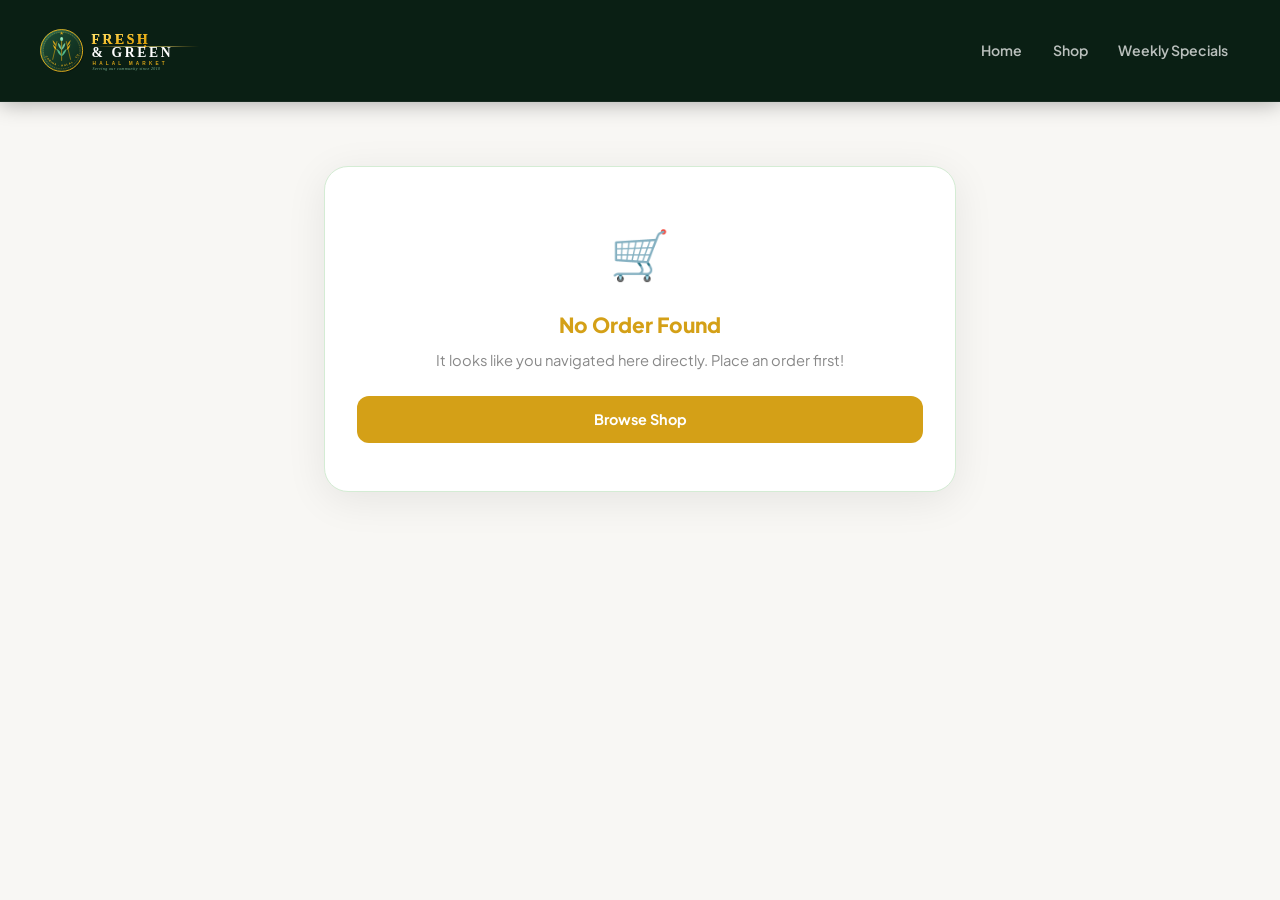
<file: order-confirmation.html>
<!DOCTYPE html>
<html lang="en">
<head>
  <meta charset="UTF-8">
  <meta name="viewport" content="width=device-width, initial-scale=1.0">
  <title>Order Confirmed Fresh & Green Halal Market</title>
  <link href="https://fonts.googleapis.com/css2?family=Plus+Jakarta+Sans:wght@400;500;600;700;800&display=swap" rel="stylesheet">
  <link rel="stylesheet" href="styles.css">
  <style>
    body { background: #f8f7f4; }

    /* ── CONFETTI CANVAS ── */
    #confetti-canvas {
      position: fixed;
      inset: 0;
      pointer-events: none;
      z-index: 9999;
    }

    /* ── MAIN LAYOUT ── */
    .confirm-page {
      max-width: 680px;
      margin: 4rem auto 5rem;
      padding: 0 1.5rem;
    }

    /* ── SUCCESS CARD ── */
    .success-card {
      background: #fff;
      border-radius: 24px;
      overflow: hidden;
      box-shadow: 0 8px 40px rgba(0,0,0,0.08);
      border: 1.5px solid #ede8e3;
      margin-bottom: 1.5rem;
      animation: card-rise 0.5s cubic-bezier(0.34,1.56,0.64,1) forwards;
    }
    @keyframes card-rise {
      from { opacity: 0; transform: translateY(30px); }
      to   { opacity: 1; transform: translateY(0); }
    }

    .success-header {
      background: linear-gradient(135deg, #0a1f14 0%, #d4a017 100%);
      padding: 2.5rem 2rem;
      text-align: center;
      position: relative;
      overflow: hidden;
    }
    .success-header::before {
      content: '';
      position: absolute; inset: 0;
      background: url("data:image/svg+xml,%3Csvg width='60' height='60' viewBox='0 0 60 60' xmlns='http://www.w3.org/2000/svg'%3E%3Cg fill='%23ffffff' fill-opacity='0.04'%3E%3Ccircle cx='30' cy='30' r='20'/%3E%3C/g%3E%3C/svg%3E") repeat;
    }
    .checkmark-circle {
      width: 72px; height: 72px;
      background: rgba(255,255,255,0.15);
      border: 3px solid rgba(255,255,255,0.4);
      border-radius: 50%;
      display: flex; align-items: center; justify-content: center;
      margin: 0 auto 1.2rem;
      font-size: 2rem;
      position: relative;
      animation: pop-in 0.5s 0.2s cubic-bezier(0.34,1.56,0.64,1) both;
    }
    @keyframes pop-in {
      from { transform: scale(0); opacity: 0; }
      to   { transform: scale(1); opacity: 1; }
    }
    .success-header h1 {
      color: #fff;
      font-size: 1.7rem;
      font-weight: 800;
      margin: 0 0 0.4rem;
      position: relative;
    }
    .success-header p {
      color: rgba(255,255,255,0.75);
      font-size: 0.95rem;
      margin: 0;
      position: relative;
    }
    .order-num-pill {
      display: inline-block;
      background: rgba(255,255,255,0.18);
      border: 1px solid rgba(255,255,255,0.3);
      color: #fff;
      font-size: 0.88rem;
      font-weight: 800;
      letter-spacing: 0.06em;
      padding: 6px 18px;
      border-radius: 30px;
      margin-top: 1rem;
      position: relative;
      cursor: pointer;
      transition: background 0.2s;
    }
    .order-num-pill:hover { background: rgba(255,255,255,0.28); }
    .order-num-pill .copy-hint {
      font-size: 0.72rem;
      opacity: 0.65;
      margin-left: 6px;
      font-weight: 500;
    }

    /* ── DETAILS BODY ── */
    .confirm-body { padding: 2rem; }

    .pickup-highlight {
      background: linear-gradient(135deg, #f0f7f4, #fff0f0);
      border: 1.5px solid #d4ecd4;
      border-radius: 14px;
      padding: 1.3rem 1.5rem;
      display: flex;
      align-items: center;
      gap: 1.1rem;
      margin-bottom: 1.5rem;
    }
    .pickup-highlight .ph-icon { font-size: 2.2rem; flex-shrink: 0; }
    .pickup-highlight .ph-label {
      font-size: 0.72rem;
      font-weight: 700;
      color: #d4a017;
      text-transform: uppercase;
      letter-spacing: 0.07em;
      margin-bottom: 3px;
      display: block;
    }
    .pickup-highlight .ph-time {
      font-size: 1.05rem;
      font-weight: 800;
      color: #1a1a1a;
    }
    .pickup-highlight .ph-addr {
      font-size: 0.83rem;
      color: #888;
      margin-top: 3px;
    }

    /* ORDER ITEMS */
    .order-items-section { margin-bottom: 1.5rem; }
    .order-items-label {
      font-size: 0.75rem;
      font-weight: 700;
      color: #aaa;
      text-transform: uppercase;
      letter-spacing: 0.08em;
      margin-bottom: 0.8rem;
    }
    .order-item-row {
      display: flex;
      align-items: center;
      gap: 0.9rem;
      padding: 0.7rem 0;
      border-bottom: 1px solid #f5f0eb;
    }
    .order-item-row:last-child { border-bottom: none; }
    .order-item-row img {
      width: 46px; height: 46px;
      border-radius: 9px;
      object-fit: cover;
      flex-shrink: 0;
      border: 1px solid #ede8e3;
    }
    .order-item-info { flex: 1; }
    .order-item-name { font-weight: 700; font-size: 0.9rem; }
    .order-item-qty { font-size: 0.78rem; color: #aaa; }
    .order-item-price { font-weight: 800; font-size: 0.92rem; color: #d4a017; }

    /* TOTALS */
    .totals-box {
      background: #f8f7f4;
      border-radius: 12px;
      padding: 1.2rem 1.4rem;
      margin-bottom: 1.5rem;
    }
    .totals-row {
      display: flex;
      justify-content: space-between;
      font-size: 0.88rem;
      color: #888;
      margin-bottom: 0.5rem;
      font-weight: 600;
    }
    .totals-final {
      display: flex;
      justify-content: space-between;
      font-size: 1.1rem;
      font-weight: 800;
      color: #d4a017;
      border-top: 1.5px solid #e8e0d8;
      padding-top: 0.8rem;
      margin-top: 0.3rem;
    }

    /* WHAT'S NEXT */
    .next-steps {
      background: #f8f7f4;
      border-radius: 14px;
      padding: 1.3rem 1.5rem;
      margin-bottom: 1.5rem;
    }
    .next-steps h4 {
      font-size: 0.85rem;
      font-weight: 800;
      margin-bottom: 0.9rem;
      color: #1a1a1a;
    }
    .step-row {
      display: flex;
      align-items: flex-start;
      gap: 0.8rem;
      margin-bottom: 0.7rem;
      font-size: 0.88rem;
      color: #555;
      line-height: 1.5;
    }
    .step-row:last-child { margin-bottom: 0; }
    .step-dot {
      width: 22px; height: 22px;
      background: #d4a017;
      color: #fff;
      border-radius: 50%;
      font-size: 0.72rem;
      font-weight: 800;
      display: flex; align-items: center; justify-content: center;
      flex-shrink: 0;
      margin-top: 1px;
    }

    /* EMAIL NOTICE */
    .email-notice {
      text-align: center;
      font-size: 0.84rem;
      color: #aaa;
      margin-bottom: 1.5rem;
      line-height: 1.6;
    }
    .email-notice strong { color: #1a1a1a; }

    /* ACTION BUTTONS */
    .action-btns {
      display: flex;
      gap: 0.8rem;
      flex-wrap: wrap;
    }
    .action-btns a {
      flex: 1;
      display: block;
      padding: 12px;
      text-align: center;
      border-radius: 12px;
      font-weight: 700;
      font-size: 0.9rem;
      transition: all 0.2s;
      min-width: 140px;
    }
    .btn-home {
      background: #d4a017;
      color: #fff;
      box-shadow: 0 4px 14px rgba(27,67,50,0.25);
    }
    .btn-home:hover { background: #0a1f14; transform: translateY(-1px); }
    .btn-shop {
      background: #f8f7f4;
      color: #1a1a1a;
      border: 1.5px solid #ede8e3;
    }
    .btn-shop:hover { border-color: #d4a017; color: #d4a017; }

    /* ERROR STATE */
    .error-card {
      background: #fff;
      border-radius: 24px;
      padding: 3rem 2rem;
      text-align: center;
      box-shadow: 0 8px 40px rgba(0,0,0,0.08);
      border: 1.5px solid #d4ecd4;
    }
    .error-card .err-icon { font-size: 3rem; margin-bottom: 1rem; }
    .error-card h2 { font-size: 1.3rem; font-weight: 800; margin-bottom: 0.5rem; color: #d4a017; }
    .error-card p { color: #888; margin-bottom: 1.5rem; font-size: 0.92rem; }

    /* COPY TOAST */
    .copy-toast {
      position: fixed;
      bottom: 32px; left: 50%;
      transform: translateX(-50%);
      background: #1a1a1a;
      color: #fff;
      padding: 10px 22px;
      border-radius: 30px;
      font-size: 0.85rem;
      font-weight: 600;
      opacity: 0;
      pointer-events: none;
      transition: opacity 0.25s;
      z-index: 8888;
    }
    .copy-toast.show { opacity: 1; }
  </style>
</head>
<body>

<canvas id="confetti-canvas"></canvas>

<header>
  <div class="logo"><a href="index.html"><img src="logo.svg" alt="Fresh &amp; Green Halal Market"></a></div>
  <nav>
    <ul class="nav-links">
      <li><a href="index.html">Home</a></li>
      <li><a href="shop.html">Shop</a></li>
      <li><a href="weekly-special.html">Weekly Specials</a></li>
    </ul>
  </nav>
</header>

<main>
  <div class="confirm-page" id="confirmPage">
    <!-- Populated by JS -->
  </div>
</main>

<div class="copy-toast" id="copyToast">✓ Order number copied!</div>

<script>
  // ── LOAD ORDER DATA FROM sessionStorage ──────────────────────────────────────
  const orderData = JSON.parse(sessionStorage.getItem("lastOrder") || "null");

  const page = document.getElementById("confirmPage");

  if (!orderData || !orderData.orderNumber) {
    // No order data show error
    page.innerHTML = `
      <div class="error-card">
        <div class="err-icon">🛒</div>
        <h2>No Order Found</h2>
        <p>It looks like you navigated here directly. Place an order first!</p>
        <div class="action-btns" style="justify-content:center;">
          <a href="shop.html" class="action-btns" style="display:inline-block;padding:12px 28px;background:#d4a017;color:#fff;border-radius:12px;font-weight:700;">Browse Shop</a>
        </div>
      </div>`;
  } else {
    const { orderNumber, name, pickup, total, subtotal, tax, cart, email } = orderData;

    // Build items HTML
    let itemsHtml = "";
    (cart || []).forEach(item => {
      const lineTotal = (item.price * item.quantity).toFixed(2);
      itemsHtml += `
        <div class="order-item-row">
          <img src="${item.img || 'product1.jpg'}" alt="${item.name}" onerror="this.src='product1.jpg'">
          <div class="order-item-info">
            <div class="order-item-name">${item.name}</div>
            <div class="order-item-qty">Qty: ${item.quantity}</div>
          </div>
          <div class="order-item-price">$${lineTotal}</div>
        </div>`;
    });

    page.innerHTML = `
      <div class="success-card">
        <div class="success-header">
          <div class="checkmark-circle">✓</div>
          <h1>Order Confirmed!</h1>
          <p>Thank you, ${name}. We'll have it ready for you.</p>
          <div class="order-num-pill" onclick="copyOrderNumber('${orderNumber}')">
            ${orderNumber} <span class="copy-hint">tap to copy</span>
          </div>
        </div>

        <div class="confirm-body">
          <div class="pickup-highlight">
            <div class="ph-icon">🏪</div>
            <div>
              <span class="ph-label">Pickup Time</span>
              <div class="ph-time">${pickup}</div>
              <div class="ph-addr">📍 3425 S 146th St, Tukwila, WA 98168</div>
            </div>
          </div>

          <div class="order-items-section">
            <div class="order-items-label">Your Items</div>
            ${itemsHtml}
          </div>

          <div class="totals-box">
            <div class="totals-row"><span>Subtotal</span><span>$${parseFloat(subtotal).toFixed(2)}</span></div>
            <div class="totals-row"><span>Tax (10%)</span><span>$${parseFloat(tax).toFixed(2)}</span></div>
            <div class="totals-final"><span>Total Due at Pickup</span><span>$${parseFloat(total).toFixed(2)}</span></div>
          </div>

          <div class="next-steps">
            <h4>📋 What Happens Next</h4>
            <div class="step-row"><div class="step-dot">1</div><span>A confirmation email has been sent to <strong>${email}</strong></span></div>
            <div class="step-row"><div class="step-dot">2</div><span>Your order will be prepared and ready at <strong>${pickup}</strong></span></div>
            <div class="step-row"><div class="step-dot">3</div><span>Bring your order number <strong>${orderNumber}</strong> or this email when you arrive</span></div>
            <div class="step-row"><div class="step-dot">4</div><span>Payment is collected at the store cash or card accepted</span></div>
          </div>

          <p class="email-notice">
            A confirmation receipt has been sent to <strong>${email}</strong>.<br>
            Didn't receive it? Check your spam folder or call us at (206) 241-1511.
          </p>

          <div class="action-btns">
            <a href="index.html" class="btn-home">← Back to Home</a>
            <a href="shop.html" class="btn-shop">Continue Shopping</a>
          </div>
        </div>
      </div>`;

    // Clear session storage so refresh doesn't re-show
    sessionStorage.removeItem("lastOrder");

    // ── FORMSUBMIT EMAIL ──────────────────────────────────────────────────────
    // Build cart summary text
    let cartSummary = '';
    (cart || []).forEach(item => {
      const line = (item.price * item.quantity).toFixed(2);
      cartSummary += `• ${item.name} x${item.quantity} = $${line}\n`;
    });

    const storeMessage = `New Order: ${orderNumber}\n\nCustomer: ${name}\nEmail: ${email}\nPickup Time: ${pickup}\n\nItems:\n${cartSummary}\nSubtotal: $${parseFloat(subtotal).toFixed(2)}\nTax: $${parseFloat(tax).toFixed(2)}\nTotal: $${parseFloat(total).toFixed(2)}`;

    const custMessage = `Assalamu Alaikum ${name},\n\nYour order is confirmed!\n\nOrder Number: ${orderNumber}\nPickup Time: ${pickup}\nLocation: 3425 S 146th St, Tukwila, WA 98168\n\nItems:\n${cartSummary}\nSubtotal: $${parseFloat(subtotal).toFixed(2)}\nTax: $${parseFloat(tax).toFixed(2)}\nTotal Due at Pickup: $${parseFloat(total).toFixed(2)}\n\nPayment collected in-store — cash or card accepted.\nQuestions? Call (206) 241-1511\n\nFresh & Green Halal Market`;

    // Send to store
    fetch('https://formsubmit.co/ajax/mffarah0@gmail.com', {
      method: 'POST',
      headers: { 'Content-Type': 'application/json', 'Accept': 'application/json' },
      body: JSON.stringify({
        name: 'Fresh & Green Order System',
        email: email,
        subject: `New Order ${orderNumber} — ${name}`,
        message: storeMessage,
        _captcha: 'false'
      })
    }).catch(() => {});

    // Send to customer (routed through store email to avoid activation requirement)
    fetch('https://formsubmit.co/ajax/mffarah0@gmail.com', {
      method: 'POST',
      headers: { 'Content-Type': 'application/json', 'Accept': 'application/json' },
      body: JSON.stringify({
        name: 'Fresh & Green Halal Market',
        email: email,
        subject: `Your Order ${orderNumber} is Confirmed! — Please Forward to ${email}`,
        message: custMessage,
        _captcha: 'false',
        _replyto: email
      })
    }).catch(() => {});

    // Fire confetti
    setTimeout(launchConfetti, 300);
  }

  // ── COPY ORDER NUMBER ──────────────────────────────────────────────────────
  function copyOrderNumber(num) {
    navigator.clipboard.writeText(num).catch(() => {});
    const t = document.getElementById("copyToast");
    t.classList.add("show");
    setTimeout(() => t.classList.remove("show"), 2200);
  }

  // ── CONFETTI ──────────────────────────────────────────────────────────────
  function launchConfetti() {
    const canvas = document.getElementById("confetti-canvas");
    const ctx = canvas.getContext("2d");
    canvas.width = window.innerWidth;
    canvas.height = window.innerHeight;

    const colors = ["#d4a017", "#2d6a4f", "#fff", "#d4ecd4", "#0a1f14", "#95d5b2"];
    const pieces = Array.from({ length: 120 }, () => ({
      x: Math.random() * canvas.width,
      y: -10 - Math.random() * 200,
      w: 8 + Math.random() * 8,
      h: 4 + Math.random() * 5,
      color: colors[Math.floor(Math.random() * colors.length)],
      rot: Math.random() * 360,
      spin: (Math.random() - 0.5) * 8,
      vx: (Math.random() - 0.5) * 3,
      vy: 2.5 + Math.random() * 3,
      opacity: 1
    }));

    let frame = 0;
    function draw() {
      ctx.clearRect(0, 0, canvas.width, canvas.height);
      pieces.forEach(p => {
        ctx.save();
        ctx.translate(p.x, p.y);
        ctx.rotate((p.rot * Math.PI) / 180);
        ctx.globalAlpha = p.opacity;
        ctx.fillStyle = p.color;
        ctx.fillRect(-p.w / 2, -p.h / 2, p.w, p.h);
        ctx.restore();
        p.x += p.vx;
        p.y += p.vy;
        p.rot += p.spin;
        p.vy += 0.05;
        if (frame > 80) p.opacity -= 0.015;
      });
      frame++;
      if (frame < 160) requestAnimationFrame(draw);
      else ctx.clearRect(0, 0, canvas.width, canvas.height);
    }
    draw();
  }
</script>
</body>
</html>
</file>
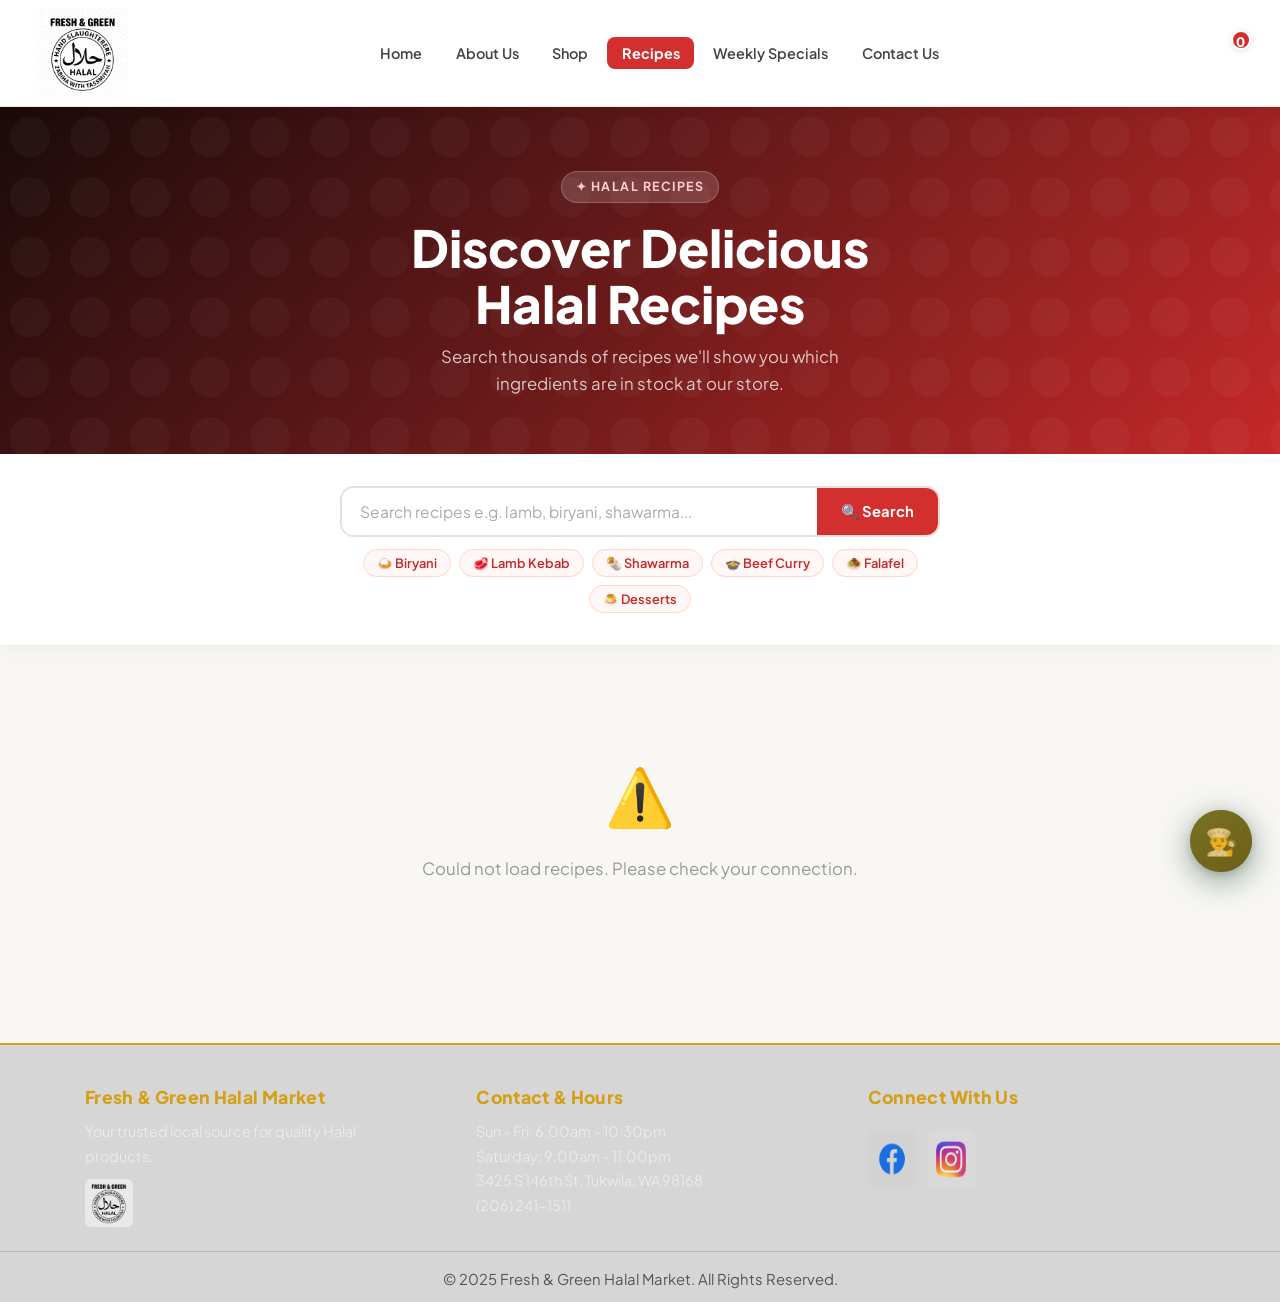
<file: recipe-view.html>
<!DOCTYPE html>
<html lang="en">
<head>
    <meta charset="UTF-8">
    <meta name="viewport" content="width=device-width, initial-scale=1.0">
    <title>Recipes - Fresh & Green Halal Market</title>

    <link href="https://fonts.googleapis.com/css2?family=Plus+Jakarta+Sans:ital,wght@0,400;0,500;0,600;0,700;0,800;1,400&display=swap" rel="stylesheet">
    <link rel="stylesheet" href="styles.css">

    <style>
        /* ── RESET & BASE ── */
        *, *::before, *::after { box-sizing: border-box; }
        html, body {
            margin: 0; padding: 0;
            font-family: 'Plus Jakarta Sans', 'Roboto', Arial, sans-serif;
            background: #f8f7f4;
            color: #1a1a1a;
        }
        a { color: inherit; text-decoration: none; }
        img { max-width: 100%; display: block; }

        /* ── HEADER ── */
        header {
            background: #fff;
            display: flex;
            align-items: center;
            justify-content: space-between;
            padding: 0.5rem 3vw;
            border-bottom: 1px solid #f0ebe6;
            position: sticky;
            top: 0;
            z-index: 500;
            box-shadow: 0 2px 12px rgba(0,0,0,0.06);
        }
        .logo img { height: 90px; max-width: 170px; object-fit: contain; }
        nav ul.nav-links {
            list-style: none;
            display: flex;
            gap: 0.3rem;
            margin: 0; padding: 0;
        }
        nav ul.nav-links li a {
            font-weight: 600;
            font-size: 0.9rem;
            padding: 0.45rem 0.9rem;
            border-radius: 8px;
            transition: background 0.2s, color 0.2s;
            color: #444;
        }
        nav ul.nav-links li a:hover,
        nav ul.nav-links li a.active {
            background: #d32f2f;
            color: #fff;
        }
        .cart-icon { margin-left: 1.5vw; position: relative; }
        .cart-icon img { width: 32px; height: 32px; object-fit: contain; }
        .cart-count-badge {
            position: absolute;
            top: -7px; right: -9px;
            background: #d32f2f;
            color: #fff;
            font-size: 0.82rem;
            font-weight: 800;
            border-radius: 50%;
            width: 20px; height: 20px;
            text-align: center;
            line-height: 20px;
            border: 2px solid #fff;
            box-shadow: 0 1px 6px rgba(0,0,0,0.12);
        }

        /* ── PAGE HERO ── */
        .recipe-hero {
            background: linear-gradient(135deg, #1a0a0a 0%, #6b1a1a 50%, #c62828 100%);
            padding: 4rem 2rem 3.5rem;
            text-align: center;
            position: relative;
            overflow: hidden;
        }
        .recipe-hero::before {
            content: '';
            position: absolute;
            inset: 0;
            background: url("data:image/svg+xml,%3Csvg width='60' height='60' viewBox='0 0 60 60' xmlns='http://www.w3.org/2000/svg'%3E%3Cg fill='none' fill-rule='evenodd'%3E%3Cg fill='%23ffffff' fill-opacity='0.03'%3E%3Ccircle cx='30' cy='30' r='20'/%3E%3C/g%3E%3C/g%3E%3C/svg%3E") repeat;
        }
        .recipe-hero .tag {
            display: inline-block;
            background: rgba(255,255,255,0.15);
            color: #ffcdd2;
            font-size: 0.78rem;
            font-weight: 700;
            letter-spacing: 0.12em;
            text-transform: uppercase;
            padding: 5px 14px;
            border-radius: 20px;
            margin-bottom: 1rem;
            border: 1px solid rgba(255,255,255,0.2);
            position: relative;
        }
        .recipe-hero h1 {
            color: #fff;
            font-size: clamp(2rem, 5vw, 3.2rem);
            font-weight: 800;
            margin: 0 0 0.8rem;
            line-height: 1.1;
            position: relative;
        }
        .recipe-hero p {
            color: rgba(255,255,255,0.75);
            font-size: 1.05rem;
            margin: 0 auto;
            max-width: 480px;
            position: relative;
        }

        /* ── SEARCH BAR ── */
        .search-section {
            background: #fff;
            padding: 2rem;
            display: flex;
            justify-content: center;
            border-bottom: 1px solid #f0ebe6;
            box-shadow: 0 4px 20px rgba(0,0,0,0.04);
        }
        .search-box {
            display: flex;
            gap: 0;
            max-width: 600px;
            width: 100%;
            border: 2px solid #e8e0d8;
            border-radius: 14px;
            overflow: hidden;
            transition: border-color 0.2s, box-shadow 0.2s;
        }
        .search-box:focus-within {
            border-color: #d32f2f;
            box-shadow: 0 0 0 4px rgba(211,47,47,0.08);
        }
        .search-box input {
            flex: 1;
            padding: 14px 18px;
            border: none;
            font-size: 0.97rem;
            font-family: inherit;
            outline: none;
            background: #fff;
            color: #1a1a1a;
        }
        .search-box input::placeholder { color: #aaa; }
        .search-box button {
            padding: 0 24px;
            background: #d32f2f;
            color: #fff;
            border: none;
            font-weight: 700;
            font-size: 0.92rem;
            cursor: pointer;
            font-family: inherit;
            transition: background 0.2s;
            white-space: nowrap;
        }
        .search-box button:hover { background: #b71c1c; }

        /* POPULAR CHIPS */
        .popular-chips {
            display: flex;
            gap: 8px;
            flex-wrap: wrap;
            justify-content: center;
            margin-top: 12px;
        }
        .pop-chip {
            background: #fff7f5;
            border: 1.5px solid #ffd5cc;
            color: #c62828;
            font-size: 0.8rem;
            font-weight: 600;
            border-radius: 20px;
            padding: 5px 13px;
            cursor: pointer;
            font-family: inherit;
            transition: all 0.15s;
        }
        .pop-chip:hover {
            background: #d32f2f;
            border-color: #d32f2f;
            color: #fff;
        }

        /* ── RECIPE GRID ── */
        .recipes-section {
            max-width: 1300px;
            margin: 0 auto;
            padding: 2.5rem 2rem 4rem;
        }
        .recipes-section h2 {
            font-size: 1.5rem;
            font-weight: 800;
            margin-bottom: 1.5rem;
            color: #1a1a1a;
        }
        .recipes-section h2 span { color: #d32f2f; }

        .recipe-grid {
            display: grid;
            grid-template-columns: repeat(auto-fill, minmax(270px, 1fr));
            gap: 1.5rem;
        }

        /* CARD */
        .recipe-card {
            background: #fff;
            border-radius: 20px;
            overflow: hidden;
            box-shadow: 0 2px 12px rgba(0,0,0,0.06);
            transition: transform 0.22s cubic-bezier(0.34,1.56,0.64,1), box-shadow 0.2s;
            display: flex;
            flex-direction: column;
            cursor: pointer;
        }
        .recipe-card:hover {
            transform: translateY(-6px);
            box-shadow: 0 14px 36px rgba(211,47,47,0.14);
        }
        .recipe-card-img {
            position: relative;
            overflow: hidden;
        }
        .recipe-card-img img {
            width: 100%;
            height: 195px;
            object-fit: cover;
            transition: transform 0.4s ease;
        }
        .recipe-card:hover .recipe-card-img img { transform: scale(1.05); }
        .stock-badge {
            position: absolute;
            bottom: 10px;
            left: 10px;
            font-size: 0.75rem;
            font-weight: 700;
            padding: 4px 10px;
            border-radius: 20px;
            backdrop-filter: blur(8px);
        }
        .badge-good   { background: rgba(232,245,233,0.95); color: #2e7d32; border: 1px solid #a5d6a7; }
        .badge-medium { background: rgba(255,248,225,0.95); color: #e65100; border: 1px solid #ffcc80; }
        .badge-low    { background: rgba(253,235,234,0.95); color: #c62828; border: 1px solid #ffab91; }

        .recipe-card-body {
            padding: 1.1rem 1.3rem 1.3rem;
            flex: 1;
            display: flex;
            flex-direction: column;
        }
        .recipe-card-body h3 {
            margin: 0 0 0.7rem;
            font-size: 1rem;
            font-weight: 700;
            line-height: 1.35;
            color: #1a1a1a;
        }
        .recipe-meta {
            display: flex;
            gap: 10px;
            margin-bottom: 0.9rem;
            flex-wrap: wrap;
        }
        .recipe-meta-tag {
            font-size: 0.73rem;
            font-weight: 600;
            color: #888;
            background: #f5f3f0;
            padding: 3px 8px;
            border-radius: 6px;
        }
        .view-btn {
            display: inline-flex;
            align-items: center;
            gap: 6px;
            margin-top: auto;
            background: #d32f2f;
            color: #fff;
            padding: 9px 16px;
            border-radius: 10px;
            font-weight: 700;
            font-size: 0.84rem;
            cursor: pointer;
            border: none;
            font-family: inherit;
            transition: background 0.15s, transform 0.15s;
            align-self: flex-start;
        }
        .view-btn:hover { background: #b71c1c; transform: scale(1.03); }
        .view-btn svg { width: 13px; height: 13px; fill: currentColor; }

        /* EMPTY / LOADING STATE */
        .empty-state {
            grid-column: 1 / -1;
            text-align: center;
            padding: 4rem 2rem;
            color: #999;
        }
        .empty-state .icon { font-size: 3.5rem; margin-bottom: 1rem; }
        .empty-state p { font-size: 1.05rem; margin: 0; }

        /* ── MODAL ── */
        .recipe-modal {
            position: fixed;
            inset: 0;
            background: rgba(0,0,0,0.55);
            backdrop-filter: blur(4px);
            display: none;
            align-items: center;
            justify-content: center;
            z-index: 9000;
            padding: 1rem;
        }
        .recipe-modal.open { display: flex; }
        .modal-box {
            background: #fff;
            width: 620px;
            max-width: 100%;
            border-radius: 24px;
            padding: 2rem;
            position: relative;
            max-height: 88vh;
            overflow-y: auto;
            animation: modal-in 0.25s cubic-bezier(0.34,1.56,0.64,1) forwards;
        }
        @keyframes modal-in {
            from { transform: scale(0.85); opacity: 0; }
            to   { transform: scale(1); opacity: 1; }
        }
        .modal-box img { width: 100%; border-radius: 16px; margin-bottom: 1.2rem; }
        .modal-box h2 { margin: 0 0 0.6rem; font-size: 1.5rem; font-weight: 800; }
        .modal-box h4 { margin: 1rem 0 0.4rem; font-size: 0.92rem; font-weight: 700; color: #d32f2f; text-transform: uppercase; letter-spacing: 0.05em; }
        .modal-box ul { margin: 0; padding-left: 1.2rem; }
        .modal-box ul li { font-size: 0.92rem; line-height: 1.7; color: #444; }
        .modal-close {
            position: absolute;
            top: 14px; right: 16px;
            background: #f5f3f0;
            border: none;
            width: 32px; height: 32px;
            border-radius: 50%;
            font-size: 18px;
            cursor: pointer;
            display: flex; align-items: center; justify-content: center;
            transition: background 0.2s;
        }
        .modal-close:hover { background: #ffcdd2; color: #d32f2f; }
        .modal-full-link {
            display: inline-flex;
            align-items: center;
            gap: 8px;
            margin-top: 1.2rem;
            background: #d32f2f;
            color: #fff;
            padding: 10px 20px;
            border-radius: 10px;
            font-weight: 700;
            font-size: 0.9rem;
            transition: background 0.15s;
        }
        .modal-full-link:hover { background: #b71c1c; }

        /* ── FOOTER ── */
        .footer { background: #d6d6d6; color: #222; padding: 2.4rem 0 0.2rem; margin-top: 2rem; }
        .footer-content { display: flex; justify-content: center; gap: 3vw; flex-wrap: wrap; max-width: 1200px; margin: 0 auto 1.5rem; }
        .footer-section { flex: 1 1 210px; min-width: 170px; padding: 0 1vw; }
        .footer-section h3 { font-size: 1.1rem; margin-bottom: 0.5rem; font-weight: 800; }
        .footer-section img { margin-top: 0.7rem; width: 48px; }
        .social-icon { width: 50px; height: 58px; margin-right: 0.5rem; margin-top: 0.5rem; display: inline-block; transition: filter 0.2s; }
        .social-icon:hover { filter: brightness(1.25); }
        .footer-bottom { text-align: center; padding: 1rem 0 0.4rem; font-size: 0.93rem; color: #555; border-top: 1px solid #bbb; margin-top: 1rem; }

        @media (max-width: 768px) {
            .recipe-hero { padding: 2.5rem 1rem 2rem; }
            .search-section { padding: 1.2rem 1rem; }
            .recipes-section { padding: 1.5rem 1rem 3rem; }
            header { flex-wrap: wrap; gap: 0.5rem; }
            nav ul.nav-links { gap: 0.15rem; }
            nav ul.nav-links li a { font-size: 0.8rem; padding: 0.4rem 0.6rem; }
        }
    </style>
</head>
<body>

<header>
    <div class="logo">
        <a href="index.html">
            <img src="Cerification.jpg" alt="Fresh & Green Halal Market">
        </a>
    </div>
    <nav>
        <ul class="nav-links">
            <li><a href="index.html">Home</a></li>
            <li><a href="about.html">About Us</a></li>
            <li><a href="shop.html">Shop</a></li>
            <li><a href="recipe.html" class="active">Recipes</a></li>
            <li><a href="weekly-special.html">Weekly Specials</a></li>
            <li><a href="contact.html">Contact Us</a></li>
        </ul>
    </nav>
    <div class="cart-icon">
        <a href="cart.html">
            <img src="cart%20icon.jpg" alt="Cart">
            <span class="cart-count-badge" id="cart-count-badge">0</span>
        </a>
    </div>
</header>

<main>
    <!-- HERO -->
    <section class="recipe-hero">
        <span class="tag">✦ Halal Recipes</span>
        <h1>Discover Delicious<br>Halal Recipes</h1>
        <p>Search thousands of recipes we'll show you which ingredients are in stock at our store.</p>
    </section>

    <!-- SEARCH -->
    <section class="search-section">
        <div style="width:100%; max-width:600px;">
            <div class="search-box">
                <input type="text" id="recipeInput" placeholder="Search recipes e.g. lamb, biryani, shawarma...">
                <button id="searchBtn">🔍 Search</button>
            </div>
            <div class="popular-chips">
                <button class="pop-chip" onclick="quickSearch('chicken biryani')">🍛 Biryani</button>
                <button class="pop-chip" onclick="quickSearch('lamb kebab')">🥩 Lamb Kebab</button>
                <button class="pop-chip" onclick="quickSearch('shawarma')">🌯 Shawarma</button>
                <button class="pop-chip" onclick="quickSearch('halal beef curry')">🍲 Beef Curry</button>
                <button class="pop-chip" onclick="quickSearch('falafel')">🧆 Falafel</button>
                <button class="pop-chip" onclick="quickSearch('halal dessert')">🍮 Desserts</button>
            </div>
        </div>
    </section>

    <!-- RESULTS -->
    <section class="recipes-section">
        <div id="sectionLabel"></div>
        <div class="recipe-grid" id="recipeResults">
            <div class="empty-state">
                <div class="icon">🍽️</div>
                <p>Search above for a recipe we'll match ingredients to our store inventory!</p>
            </div>
        </div>
    </section>
</main>

<!-- RECIPE MODAL -->
<div class="recipe-modal" id="recipeModal">
    <div class="modal-box">
        <button class="modal-close" id="closeModal">✕</button>
        <div id="modalBody"></div>
    </div>
</div>

<!-- FOOTER -->
<footer class="footer">
    <div class="footer-content">
        <div class="footer-section">
            <h3>Fresh & Green Halal Market</h3>
            <p>Your trusted local source for quality Halal products.</p>
            <img src="Cerification.jpg" alt="Certified">
        </div>
        <div class="footer-section">
            <h3>Contact & Hours</h3>
            <p>Sun – Fri: 6:00am – 10:30pm</p>
            <p>Saturday: 9:00am – 11:00pm</p>
            <p>3425 S 146th St, Tukwila, WA 98168</p>
            <p>(206) 241-1511</p>
        </div>
        <div class="footer-section">
            <h3>Connect With Us</h3>
            <a href="https://www.facebook.com" target="_blank" rel="noopener">
                <img src="facebooklogo.png" alt="Facebook" class="social-icon">
            </a>
            <a href="https://www.instagram.com/" target="_blank" rel="noopener">
                <img src="instalogo.png" alt="Instagram" class="social-icon">
            </a>
        </div>
    </div>
    <div class="footer-bottom">© 2025 Fresh & Green Halal Market. All Rights Reserved.</div>
</footer>

<!-- CHATBOT WIDGET (drop this one line into ANY page) -->
<script src="chatbot_widget.js"></script>

<script>
    /* ── CART ── */
    function getCart() { return JSON.parse(localStorage.getItem('cart') || '[]'); }
    function updateCartBadge() {
        document.getElementById('cart-count-badge').textContent =
            getCart().reduce((a, i) => a + i.quantity, 0);
    }

    /* ── INVENTORY ── */
    let inventory = [];
    async function loadInventory() {
        try {
            const res = await fetch('fetch.php');
            inventory = (await res.json()).map(p => p.name.toLowerCase());
        } catch { inventory = []; }
    }

    /* ── RECIPE SEARCH ── */
    let currentRecipes = [];

    async function searchRecipes(query) {
        const container = document.getElementById('recipeResults');
        const label = document.getElementById('sectionLabel');
        container.innerHTML = `
      <div class="empty-state">
        <div class="icon">⏳</div>
        <p>Finding halal recipes for "<strong>${query}</strong>"…</p>
      </div>`;
        label.innerHTML = '';

        try {
            const res = await fetch('recipes_api.php?q=' + encodeURIComponent(query));
            const recipes = await res.json();
            currentRecipes = recipes;
            container.innerHTML = '';

            if (!recipes.length) {
                container.innerHTML = `<div class="empty-state"><div class="icon">😔</div><p>No recipes found for "<strong>${query}</strong>". Try something else!</p></div>`;
                return;
            }

            label.innerHTML = `<h2>Results for <span>"${query}"</span> ${recipes.length} recipes found</h2>`;

            recipes.forEach((recipe, index) => {
                const ings = recipe.ingredients || [];
                let matched = ings.filter(ing => inventory.some(item => ing.toLowerCase().includes(item))).length;
                let badgeClass = matched >= ings.length * 0.7 ? 'badge-good' : matched >= ings.length * 0.4 ? 'badge-medium' : 'badge-low';
                let badgeLabel = matched >= ings.length * 0.7 ? '✓ Most items in stock' : matched >= ings.length * 0.4 ? '~ Some items in stock' : `${matched}/${ings.length} items in stock`;

                const card = document.createElement('div');
                card.className = 'recipe-card';
                card.innerHTML = `
          <div class="recipe-card-img">
            <img src="${recipe.image}" alt="${recipe.title}" loading="lazy">
            <span class="stock-badge ${badgeClass}">${badgeLabel}</span>
          </div>
          <div class="recipe-card-body">
            <h3>${recipe.title}</h3>
            <div class="recipe-meta">
              <span class="recipe-meta-tag">🧾 ${ings.length} ingredients</span>
              <span class="recipe-meta-tag">🥗 Halal</span>
            </div>
            <button class="view-btn" onclick="openModal(${index})">
              View Recipe
              <svg viewBox="0 0 24 24"><path d="M8 5v14l11-7z"/></svg>
            </button>
          </div>`;
                container.appendChild(card);
            });
        } catch {
            container.innerHTML = `<div class="empty-state"><div class="icon">⚠️</div><p>Could not load recipes. Please check your connection.</p></div>`;
        }
    }

    function quickSearch(term) {
        document.getElementById('recipeInput').value = term;
        searchRecipes(term);
    }

    /* ── MODAL ── */
    function openModal(index) {
        const r = currentRecipes[index];
        document.getElementById('modalBody').innerHTML = `
      <img src="${r.image}" alt="${r.title}">
      <h2>${r.title}</h2>
      <h4>Ingredients</h4>
      <ul>${r.ingredients.map(i => `<li>${i}</li>`).join('')}</ul>
      <a href="${r.url}" target="_blank" rel="noopener" class="modal-full-link">
        Full Instructions ↗
      </a>`;
        document.getElementById('recipeModal').classList.add('open');
    }

    document.getElementById('closeModal').onclick = () => document.getElementById('recipeModal').classList.remove('open');
    document.getElementById('recipeModal').onclick = (e) => {
        if (e.target === document.getElementById('recipeModal'))
            document.getElementById('recipeModal').classList.remove('open');
    };

    /* ── SEARCH EVENTS ── */
    document.getElementById('searchBtn').onclick = () => {
        const val = document.getElementById('recipeInput').value.trim();
        if (val) searchRecipes(val);
    };
    document.getElementById('recipeInput').addEventListener('keypress', e => {
        if (e.key === 'Enter') document.getElementById('searchBtn').click();
    });

    /* ── INIT ── */
    document.addEventListener('DOMContentLoaded', async () => {
        updateCartBadge();
        await loadInventory();
        // Load some default recipes on page load
        searchRecipes('halal chicken');
    });
</script>

</body>
</html>
</file>
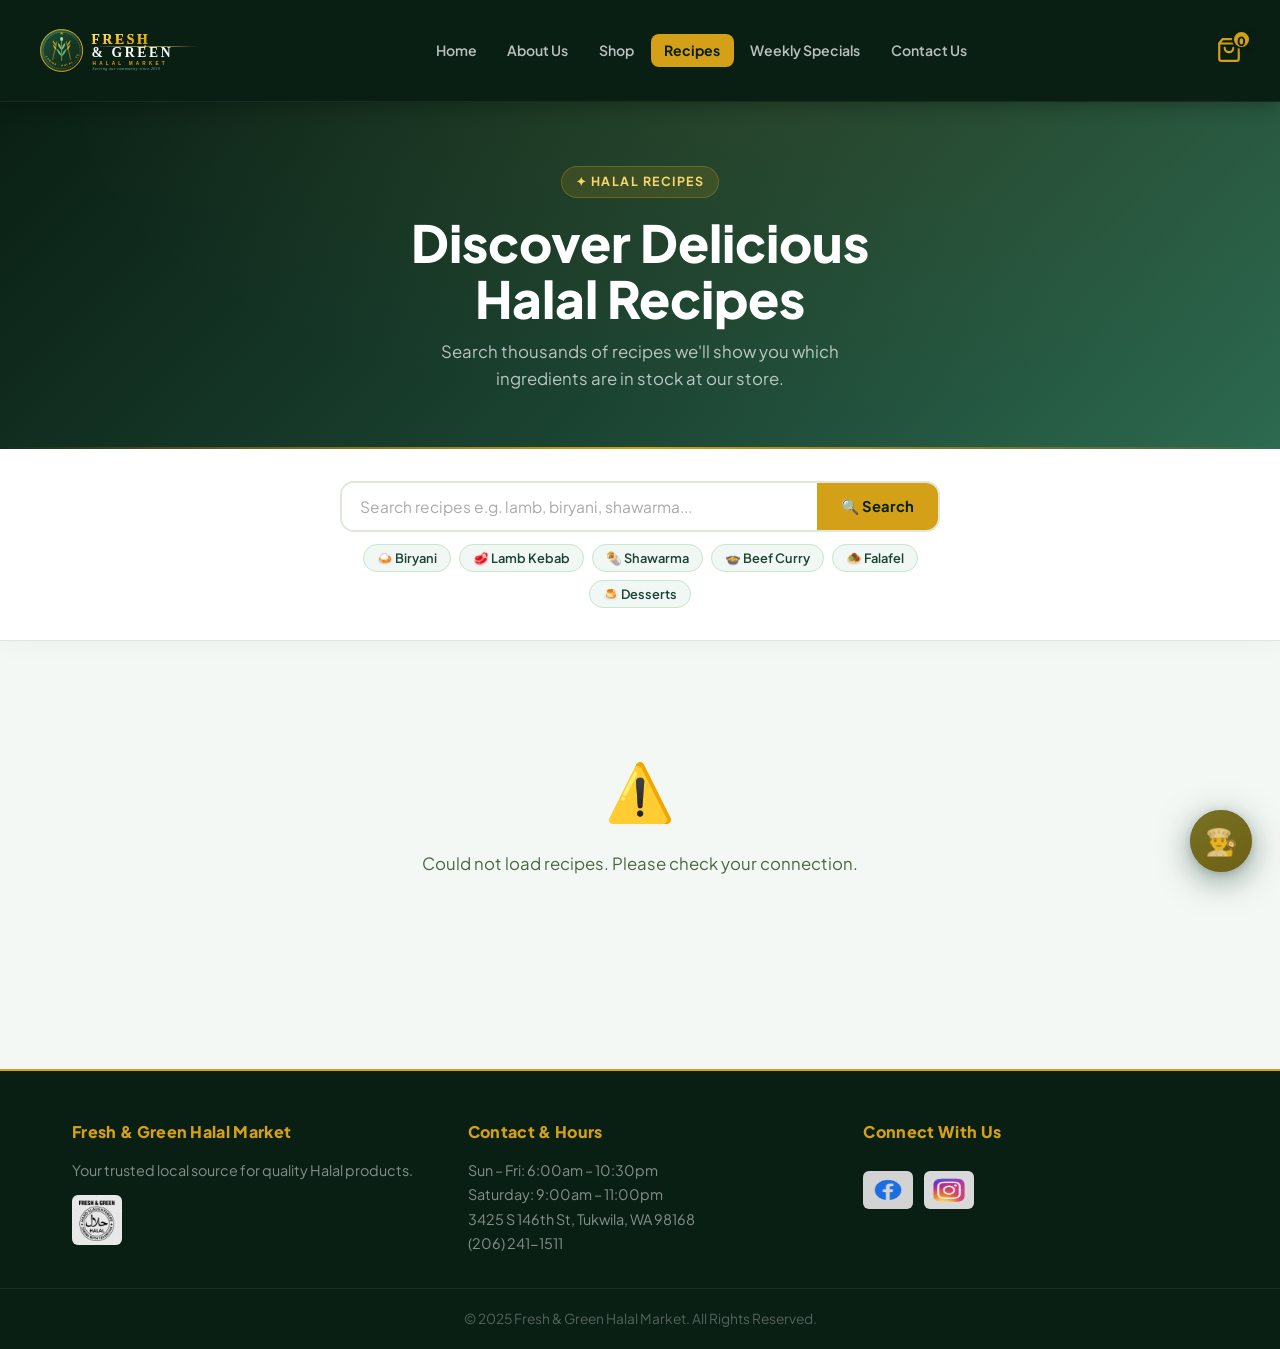
<file: recipe.html>
<!DOCTYPE html>
<html lang="en">
<head>
    <meta charset="UTF-8">
    <meta name="viewport" content="width=device-width, initial-scale=1.0">
    <title>Recipes - Fresh & Green Halal Market</title>

    <link href="https://fonts.googleapis.com/css2?family=Plus+Jakarta+Sans:ital,wght@0,400;0,500;0,600;0,700;0,800;1,400&display=swap" rel="stylesheet">
    <link rel="stylesheet" href="styles.css">

    <style>
        /* ── PAGE-SPECIFIC ONLY — header/footer from styles.css ── */

        /* ── HERO ── */
        .recipe-hero {
            background: linear-gradient(135deg, #0a1f14 0%, #1b4332 55%, #2d6a4f 100%);
            padding: 4rem 2rem 3.5rem;
            text-align: center;
            position: relative;
            overflow: hidden;
        }
        .recipe-hero::before {
            content: '';
            position: absolute; inset: 0;
            background: radial-gradient(ellipse at 60% 0%, rgba(212,160,23,0.08) 0%, transparent 65%);
            pointer-events: none;
        }
        .recipe-hero::after {
            content: '';
            position: absolute;
            bottom: 0; left: 0; right: 0;
            height: 2px;
            background: linear-gradient(90deg, transparent, #d4a017, transparent);
        }
        .recipe-hero .tag {
            display: inline-block;
            background: rgba(212,160,23,0.15);
            color: #f5d76e;
            font-size: 0.78rem; font-weight: 700;
            letter-spacing: 0.12em; text-transform: uppercase;
            padding: 5px 14px; border-radius: 20px;
            margin-bottom: 1rem;
            border: 1px solid rgba(212,160,23,0.3);
            position: relative;
        }
        .recipe-hero h1 {
            color: #fff;
            font-size: clamp(2rem, 5vw, 3.2rem);
            font-weight: 800; margin: 0 0 0.8rem;
            line-height: 1.1; position: relative;
        }
        .recipe-hero p {
            color: rgba(255,255,255,0.7);
            font-size: 1.05rem; margin: 0 auto;
            max-width: 480px; position: relative;
        }

        /* ── SEARCH BAR ── */
        .search-section {
            background: #fff;
            padding: 2rem;
            display: flex; flex-direction: column;
            align-items: center;
            border-bottom: 1px solid #dde8da;
            box-shadow: 0 4px 20px rgba(27,67,50,0.04);
        }
        .search-box {
            display: flex; gap: 0;
            max-width: 600px; width: 100%;
            border: 2px solid #dde8da;
            border-radius: 14px; overflow: hidden;
            transition: border-color 0.2s, box-shadow 0.2s;
        }
        .search-box:focus-within {
            border-color: #1b4332;
            box-shadow: 0 0 0 4px rgba(27,67,50,0.08);
        }
        .search-box input {
            flex: 1; padding: 14px 18px;
            border: none; font-size: 0.97rem;
            font-family: inherit; outline: none;
            background: #fff; color: #0f1a0f;
        }
        .search-box input::placeholder { color: #aaa; }
        .search-box button {
            padding: 0 24px;
            background: #d4a017; color: #0a1f14;
            border: none; font-weight: 700; font-size: 0.92rem;
            cursor: pointer; font-family: inherit;
            transition: background 0.2s; white-space: nowrap;
        }
        .search-box button:hover { background: #1b4332; color: #fff; }

        /* CHIPS */
        .popular-chips {
            display: flex; gap: 8px; flex-wrap: wrap;
            justify-content: center; margin-top: 12px;
        }
        .pop-chip {
            background: #f0f7f4;
            border: 1.5px solid #c8e6c9;
            color: #1b4332;
            font-size: 0.8rem; font-weight: 600;
            border-radius: 20px; padding: 5px 13px;
            cursor: pointer; font-family: inherit;
            transition: all 0.15s;
        }
        .pop-chip:hover {
            background: #d4a017; border-color: #d4a017; color: #0a1f14;
        }

        /* ── RECIPE GRID ── */
        .recipes-section {
            max-width: 1300px; margin: 0 auto;
            padding: 2.5rem 2rem 4rem;
        }
        .recipes-section h2 {
            font-size: 1.5rem; font-weight: 800;
            margin-bottom: 1.5rem; color: #0f1a0f;
        }
        .recipes-section h2 span { color: #d4a017; }
        .recipe-grid {
            display: grid;
            grid-template-columns: repeat(auto-fill, minmax(270px, 1fr));
            gap: 1.5rem;
        }

        /* CARD */
        .recipe-card {
            background: #fff; border-radius: 20px; overflow: hidden;
            box-shadow: 0 2px 12px rgba(27,67,50,0.07);
            border: 1px solid #dde8da;
            transition: transform 0.22s cubic-bezier(0.34,1.56,0.64,1), box-shadow 0.2s, border-color 0.2s;
            display: flex; flex-direction: column; cursor: pointer;
        }
        .recipe-card:hover {
            transform: translateY(-6px);
            box-shadow: 0 14px 36px rgba(27,67,50,0.14);
            border-color: #95d5b2;
        }
        .recipe-card-img { position: relative; overflow: hidden; }
        .recipe-card-img img {
            width: 100%; height: 195px; object-fit: cover;
            transition: transform 0.4s ease;
        }
        .recipe-card:hover .recipe-card-img img { transform: scale(1.05); }
        .stock-badge {
            position: absolute; bottom: 10px; left: 10px;
            font-size: 0.75rem; font-weight: 700;
            padding: 4px 10px; border-radius: 20px;
            backdrop-filter: blur(8px);
        }
        .badge-good   { background: rgba(232,245,233,0.95); color: #1b4332; border: 1px solid #a5d6a7; }
        .badge-medium { background: rgba(253,248,225,0.95); color: #a67c00; border: 1px solid #ffcc80; }
        .badge-low    { background: rgba(240,247,244,0.95); color: #2d6a4f; border: 1px solid #95d5b2; }

        .recipe-card-body {
            padding: 1.1rem 1.3rem 1.3rem; flex: 1;
            display: flex; flex-direction: column;
        }
        .recipe-card-body h3 {
            margin: 0 0 0.7rem; font-size: 1rem;
            font-weight: 700; line-height: 1.35; color: #0f1a0f;
        }
        .recipe-meta { display: flex; gap: 10px; margin-bottom: 0.9rem; flex-wrap: wrap; }
        .recipe-meta-tag {
            font-size: 0.73rem; font-weight: 600; color: #4a6741;
            background: #f0f7f4; padding: 3px 8px; border-radius: 6px;
        }
        .view-btn {
            display: inline-flex; align-items: center; gap: 6px;
            margin-top: auto; background: #1b4332; color: #fff;
            padding: 9px 16px; border-radius: 10px;
            font-weight: 700; font-size: 0.84rem;
            cursor: pointer; border: none; font-family: inherit;
            transition: background 0.15s, transform 0.15s;
            align-self: flex-start;
        }
        .view-btn:hover { background: #d4a017; color: #0a1f14; transform: scale(1.03); }
        .view-btn svg { width: 13px; height: 13px; fill: currentColor; }

        /* EMPTY STATE */
        .empty-state {
            grid-column: 1 / -1; text-align: center;
            padding: 4rem 2rem; color: #4a6741;
        }
        .empty-state .icon { font-size: 3.5rem; margin-bottom: 1rem; }
        .empty-state p { font-size: 1.05rem; margin: 0; }

        /* ── MODAL ── */
        .recipe-modal {
            position: fixed; inset: 0;
            background: rgba(10,31,20,0.6);
            backdrop-filter: blur(4px);
            display: none; align-items: center;
            justify-content: center;
            z-index: 9000; padding: 1rem;
        }
        .recipe-modal.open { display: flex; }
        .modal-box {
            background: #fff; width: 620px;
            max-width: 100%; border-radius: 24px;
            padding: 2rem; position: relative;
            max-height: 88vh; overflow-y: auto;
            animation: modal-in 0.25s cubic-bezier(0.34,1.56,0.64,1) forwards;
            border: 1.5px solid #dde8da;
        }
        @keyframes modal-in {
            from { transform: scale(0.85); opacity: 0; }
            to   { transform: scale(1); opacity: 1; }
        }
        .modal-box img { width: 100%; border-radius: 16px; margin-bottom: 1.2rem; }
        .modal-box h2 { margin: 0 0 0.6rem; font-size: 1.5rem; font-weight: 800; color: #0f1a0f; }
        .modal-box h4 { margin: 1rem 0 0.4rem; font-size: 0.92rem; font-weight: 700; color: #d4a017; text-transform: uppercase; letter-spacing: 0.05em; }
        .modal-box ul { margin: 0; padding-left: 1.2rem; }
        .modal-box ul li { font-size: 0.92rem; line-height: 1.7; color: #4a6741; }
        .modal-close {
            position: absolute; top: 14px; right: 16px;
            background: #f0f7f4; border: none;
            width: 32px; height: 32px; border-radius: 50%;
            font-size: 18px; cursor: pointer;
            display: flex; align-items: center; justify-content: center;
            transition: background 0.2s;
        }
        .modal-close:hover { background: #c8e6c9; color: #1b4332; }
        .modal-full-link {
            display: inline-flex; align-items: center; gap: 8px;
            margin-top: 1.2rem; background: #d4a017; color: #0a1f14;
            padding: 10px 20px; border-radius: 10px;
            font-weight: 700; font-size: 0.9rem;
            transition: background 0.15s;
        }
        .modal-full-link:hover { background: #1b4332; color: #fff; }

        @media (max-width: 768px) {
            .recipe-hero { padding: 2.5rem 1rem 2rem; }
            .search-section { padding: 1.2rem 1rem; }
            .recipes-section { padding: 1.5rem 1rem 3rem; }
        }
    </style>
</head>
<body>

<header>
    <div class="logo">
        <a href="index.html">
            <img src="logo.svg" alt="Fresh &amp; Green Halal Market">
        </a>
    </div>
    <nav>
        <ul class="nav-links">
            <li><a href="index.html">Home</a></li>
            <li><a href="about.html">About Us</a></li>
            <li><a href="shop.html">Shop</a></li>
            <li><a href="recipe.html" class="active">Recipes</a></li>
            <li><a href="weekly-special.html">Weekly Specials</a></li>
            <li><a href="contact.html">Contact Us</a></li>
        </ul>
    </nav>
    <div class="cart-icon">
        <a href="cart.html">
            <svg width="26" height="26" viewBox="0 0 24 24" fill="none" xmlns="http://www.w3.org/2000/svg" style="display:block;">
                <path d="M6 2L3 6v14a2 2 0 002 2h14a2 2 0 002-2V6l-3-4z" stroke="#d4a017" stroke-width="2" stroke-linecap="round" stroke-linejoin="round"/>
                <line x1="3" y1="6" x2="21" y2="6" stroke="#d4a017" stroke-width="2" stroke-linecap="round" stroke-linejoin="round"/>
                <path d="M16 10a4 4 0 01-8 0" stroke="#d4a017" stroke-width="2" stroke-linecap="round" stroke-linejoin="round"/>
            </svg>
            <span class="cart-count-badge" id="cart-count-badge">0</span>
        </a>
    </div>
</header>

<main>
    <!-- HERO -->
    <section class="recipe-hero">
        <span class="tag">✦ Halal Recipes</span>
        <h1>Discover Delicious<br>Halal Recipes</h1>
        <p>Search thousands of recipes we'll show you which ingredients are in stock at our store.</p>
    </section>

    <!-- SEARCH -->
    <section class="search-section">
        <div style="width:100%; max-width:600px;">
            <div class="search-box">
                <input type="text" id="recipeInput" placeholder="Search recipes e.g. lamb, biryani, shawarma...">
                <button id="searchBtn">🔍 Search</button>
            </div>
            <div class="popular-chips">
                <button class="pop-chip" onclick="quickSearch('chicken biryani')">🍛 Biryani</button>
                <button class="pop-chip" onclick="quickSearch('lamb kebab')">🥩 Lamb Kebab</button>
                <button class="pop-chip" onclick="quickSearch('shawarma')">🌯 Shawarma</button>
                <button class="pop-chip" onclick="quickSearch('halal beef curry')">🍲 Beef Curry</button>
                <button class="pop-chip" onclick="quickSearch('falafel')">🧆 Falafel</button>
                <button class="pop-chip" onclick="quickSearch('halal dessert')">🍮 Desserts</button>
            </div>
        </div>
    </section>

    <!-- RESULTS -->
    <section class="recipes-section">
        <div id="sectionLabel"></div>
        <div class="recipe-grid" id="recipeResults">
            <div class="empty-state">
                <div class="icon">🍽️</div>
                <p>Search above for a recipe we'll match ingredients to our store inventory!</p>
            </div>
        </div>
    </section>
</main>

<!-- RECIPE MODAL -->
<div class="recipe-modal" id="recipeModal">
    <div class="modal-box">
        <button class="modal-close" id="closeModal">✕</button>
        <div id="modalBody"></div>
    </div>
</div>

<!-- FOOTER -->
<footer class="footer">
    <div class="footer-content">
        <div class="footer-section">
            <h3>Fresh & Green Halal Market</h3>
            <p>Your trusted local source for quality Halal products.</p>
            <img src="Cerification.jpg" alt="Certified">
        </div>
        <div class="footer-section">
            <h3>Contact & Hours</h3>
            <p>Sun – Fri: 6:00am – 10:30pm</p>
            <p>Saturday: 9:00am – 11:00pm</p>
            <p>3425 S 146th St, Tukwila, WA 98168</p>
            <p>(206) 241-1511</p>
        </div>
        <div class="footer-section">
            <h3>Connect With Us</h3>
            <a href="https://www.facebook.com" target="_blank" rel="noopener">
                <img src="facebooklogo.png" alt="Facebook" class="social-icon">
            </a>
            <a href="https://www.instagram.com/" target="_blank" rel="noopener">
                <img src="instalogo.png" alt="Instagram" class="social-icon">
            </a>
        </div>
    </div>
    <div class="footer-bottom">© 2025 Fresh & Green Halal Market. All Rights Reserved.</div>
</footer>

<!-- CHATBOT WIDGET (drop this one line into ANY page) -->
<script src="chatbot_widget.js"></script>

<script>
    /* ── CART ── */
    function getCart() { return JSON.parse(localStorage.getItem('cart') || '[]'); }
    function updateCartBadge() {
        document.getElementById('cart-count-badge').textContent =
            getCart().reduce((a, i) => a + i.quantity, 0);
    }

    /* ── INVENTORY ── */
    let inventory = [];
    async function loadInventory() {
        try {
            const res = await fetch('fetch.php');
            inventory = (await res.json()).map(p => p.name.toLowerCase());
        } catch { inventory = []; }
    }

    /* ── RECIPE SEARCH ── */
    let currentRecipes = [];

    async function searchRecipes(query) {
        const container = document.getElementById('recipeResults');
        const label = document.getElementById('sectionLabel');
        container.innerHTML = `
      <div class="empty-state">
        <div class="icon">⏳</div>
        <p>Finding halal recipes for "<strong>${query}</strong>"…</p>
      </div>`;
        label.innerHTML = '';

        try {
            const res = await fetch('recipes_api.php?q=' + encodeURIComponent(query));
            const recipes = await res.json();
            currentRecipes = recipes;
            container.innerHTML = '';

            if (!recipes.length) {
                container.innerHTML = `<div class="empty-state"><div class="icon">😔</div><p>No recipes found for "<strong>${query}</strong>". Try something else!</p></div>`;
                return;
            }

            label.innerHTML = `<h2>Results for <span>"${query}"</span> ${recipes.length} recipes found</h2>`;

            recipes.forEach((recipe, index) => {
                const ings = recipe.ingredients || [];
                let matched = ings.filter(ing => inventory.some(item => ing.toLowerCase().includes(item))).length;
                let badgeClass = matched >= ings.length * 0.7 ? 'badge-good' : matched >= ings.length * 0.4 ? 'badge-medium' : 'badge-low';
                let badgeLabel = matched >= ings.length * 0.7 ? '✓ Most items in stock' : matched >= ings.length * 0.4 ? '~ Some items in stock' : `${matched}/${ings.length} items in stock`;

                const card = document.createElement('div');
                card.className = 'recipe-card';
                card.innerHTML = `
          <div class="recipe-card-img">
            <img src="${recipe.image}" alt="${recipe.title}" loading="lazy">
            <span class="stock-badge ${badgeClass}">${badgeLabel}</span>
          </div>
          <div class="recipe-card-body">
            <h3>${recipe.title}</h3>
            <div class="recipe-meta">
              <span class="recipe-meta-tag">🧾 ${ings.length} ingredients</span>
              <span class="recipe-meta-tag">🥗 Halal</span>
            </div>
            <button class="view-btn" onclick="openModal(${index})">
              View Recipe
              <svg viewBox="0 0 24 24"><path d="M8 5v14l11-7z"/></svg>
            </button>
          </div>`;
                container.appendChild(card);
            });
        } catch {
            container.innerHTML = `<div class="empty-state"><div class="icon">⚠️</div><p>Could not load recipes. Please check your connection.</p></div>`;
        }
    }

    function quickSearch(term) {
        document.getElementById('recipeInput').value = term;
        searchRecipes(term);
    }

    /* ── MODAL ── */
    function openModal(index) {
        const r = currentRecipes[index];
        document.getElementById('modalBody').innerHTML = `
      <img src="${r.image}" alt="${r.title}">
      <h2>${r.title}</h2>
      <h4>Ingredients</h4>
      <ul>${r.ingredients.map(i => `<li>${i}</li>`).join('')}</ul>
      <a href="${r.url}" target="_blank" rel="noopener" class="modal-full-link">
        Full Instructions ↗
      </a>`;
        document.getElementById('recipeModal').classList.add('open');
    }

    document.getElementById('closeModal').onclick = () => document.getElementById('recipeModal').classList.remove('open');
    document.getElementById('recipeModal').onclick = (e) => {
        if (e.target === document.getElementById('recipeModal'))
            document.getElementById('recipeModal').classList.remove('open');
    };

    /* ── SEARCH EVENTS ── */
    document.getElementById('searchBtn').onclick = () => {
        const val = document.getElementById('recipeInput').value.trim();
        if (val) searchRecipes(val);
    };
    document.getElementById('recipeInput').addEventListener('keypress', e => {
        if (e.key === 'Enter') document.getElementById('searchBtn').click();
    });

    /* ── INIT ── */
    document.addEventListener('DOMContentLoaded', async () => {
        updateCartBadge();
        await loadInventory();
        // Load some default recipes on page load
        searchRecipes('halal chicken');
    });
</script>

</body>
</html>
</file>
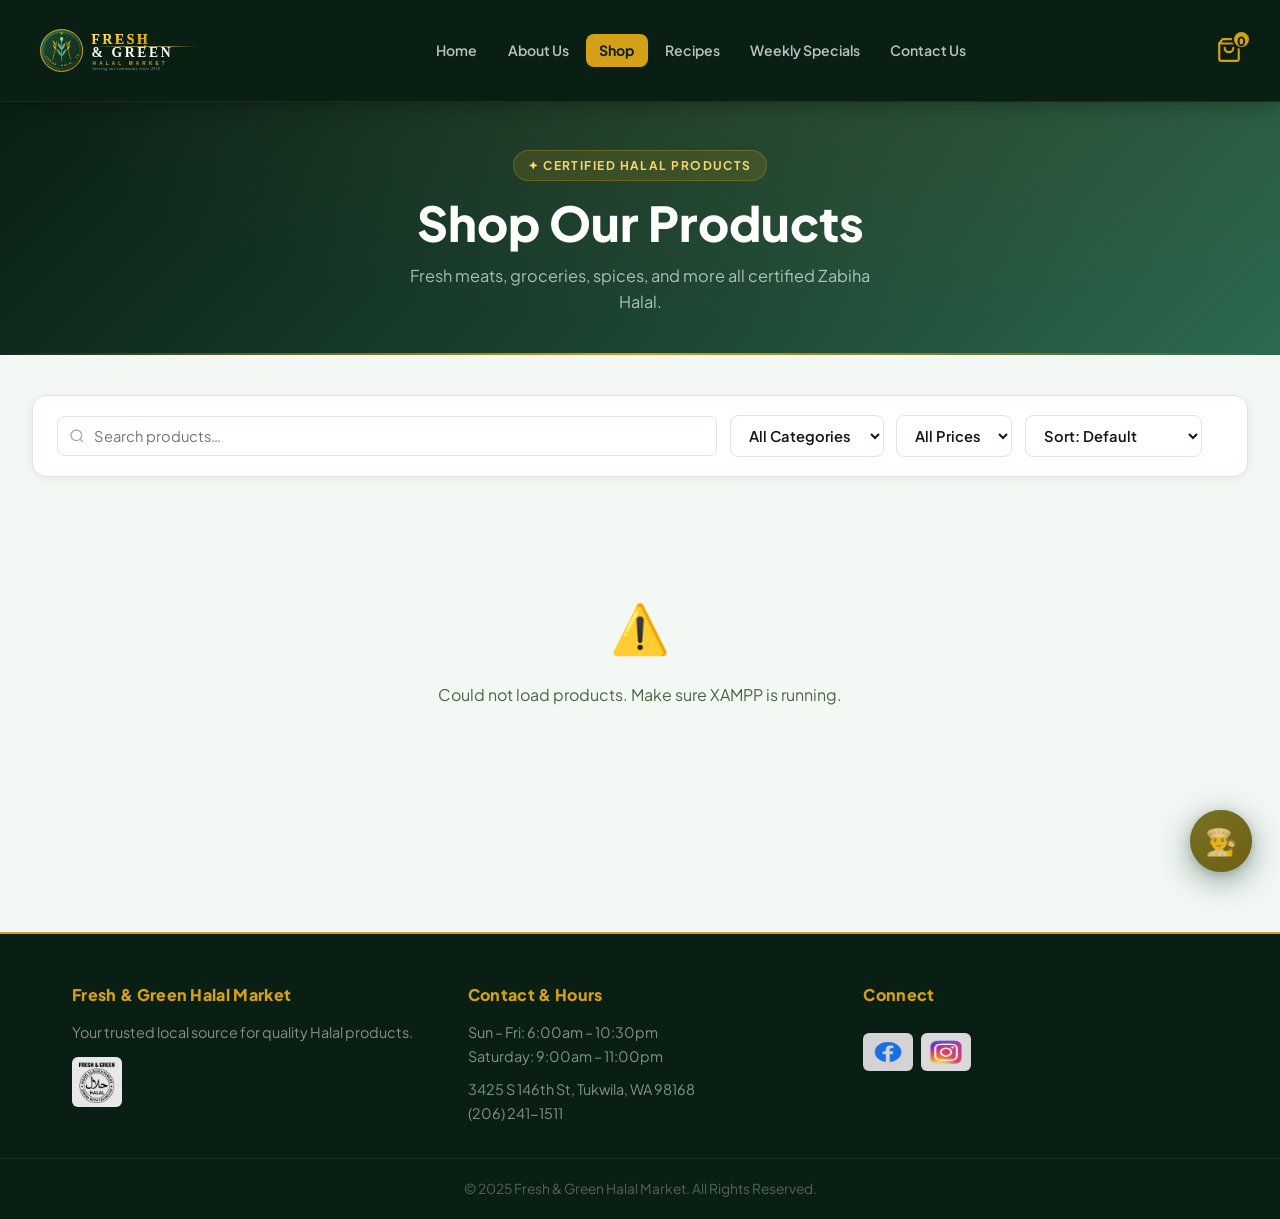
<file: shop.html>
<!DOCTYPE html>
<html lang="en">
<head>
    <meta charset="UTF-8">
    <meta name="viewport" content="width=device-width, initial-scale=1.0">
    <title>Shop Fresh & Green Halal Market</title>
    <link href="https://fonts.googleapis.com/css2?family=Plus+Jakarta+Sans:wght@400;500;600;700;800&display=swap" rel="stylesheet">
    <link rel="stylesheet" href="styles.css">
    <style>
        .shop-layout {
            max-width: 1350px;
            margin: 0 auto;
            padding: 2.5rem 2rem 5rem;
        }
        /* CONTROLS */
        .shop-controls {
            display: flex;
            gap: 0.8rem;
            flex-wrap: wrap;
            background: var(--white);
            padding: 1.2rem 1.5rem;
            border-radius: var(--radius-md);
            box-shadow: var(--shadow-sm);
            margin-bottom: 2rem;
            border: 1px solid var(--border);
            align-items: center;
        }
        .shop-search-wrap {
            flex: 1 1 260px;
            position: relative;
        }
        .shop-search-wrap svg {
            position: absolute; left: 12px; top: 50%; transform: translateY(-50%);
            width: 16px; height: 16px; color: #aaa;
        }
        .shop-search-wrap input {
            width: 100%;
            padding: 10px 12px 10px 36px;
            border: 1.5px solid var(--border);
            border-radius: var(--radius-sm);
            font-size: 0.92rem;
            font-family: var(--font);
            outline: none;
            transition: border-color var(--transition), box-shadow var(--transition);
        }
        .shop-search-wrap input:focus {
            border-color: var(--red);
            box-shadow: 0 0 0 3px rgba(27,67,50,0.08);
        }
        .shop-select {
            padding: 10px 14px;
            border: 1.5px solid var(--border);
            border-radius: var(--radius-sm);
            font-family: var(--font);
            font-size: 0.92rem;
            font-weight: 600;
            outline: none;
            cursor: pointer;
            background: var(--white);
            color: var(--text);
            transition: border-color var(--transition);
        }
        .shop-select:focus { border-color: var(--red); }
        .results-count {
            color: var(--text-muted);
            font-size: 0.88rem;
            font-weight: 600;
            padding: 0 4px;
            white-space: nowrap;
        }

        /* PRODUCT GRID */
        .product-grid {
            display: grid;
            grid-template-columns: repeat(auto-fill, minmax(220px, 1fr));
            gap: 1.5rem;
        }
        .product-card {
            background: var(--white);
            border-radius: var(--radius-lg);
            border: 1.5px solid var(--border);
            display: flex;
            flex-direction: column;
            overflow: hidden;
            transition: all 0.22s cubic-bezier(0.34,1.56,0.64,1);
        }
        .product-card:hover {
            transform: translateY(-5px);
            box-shadow: 0 12px 32px rgba(27,67,50,0.1);
            border-color: var(--red-light);
        }
        .product-card-img {
            position: relative;
            background: #faf9f7;
            padding: 1rem;
        }
        .product-card-img img {
            width: 100%; height: 170px;
            object-fit: contain;
        }
        .product-card-body {
            padding: 1rem 1.1rem 1.2rem;
            flex: 1;
            display: flex;
            flex-direction: column;
        }
        .product-card-body h3 {
            font-size: 0.95rem;
            font-weight: 700;
            color: var(--text);
            margin-bottom: 4px;
            line-height: 1.3;
        }
        .product-category {
            font-size: 0.74rem;
            color: var(--text-muted);
            font-weight: 600;
            text-transform: uppercase;
            letter-spacing: 0.06em;
            margin-bottom: 0.6rem;
        }
        .product-price {
            font-size: 1.15rem;
            font-weight: 800;
            color: var(--red);
            margin-bottom: 0.7rem;
        }
        .product-price .unit { font-size: 0.78rem; font-weight: 500; color: var(--text-muted); }
        .qty-row {
            display: flex;
            align-items: center;
            gap: 0.5rem;
            margin-bottom: 0.7rem;
        }
        .qty-btn {
            width: 28px; height: 28px;
            border-radius: 7px;
            border: 1.5px solid var(--red);
            background: var(--white);
            color: var(--red);
            font-size: 1rem; font-weight: 800;
            cursor: pointer;
            transition: all var(--transition);
            display: flex; align-items: center; justify-content: center;
        }
        .qty-btn:hover { background: var(--red); color: #fff; }
        .qty-input {
            width: 54px;
            text-align: center;
            padding: 5px;
            border: 1.5px solid var(--border);
            border-radius: 7px;
            font-family: var(--font);
            font-size: 0.9rem;
            font-weight: 700;
        }
        .add-to-cart-btn {
            width: 100%;
            padding: 9px;
            background: var(--red);
            color: #fff;
            border: none;
            border-radius: var(--radius-sm);
            font-weight: 700;
            font-size: 0.88rem;
            cursor: pointer;
            font-family: var(--font);
            transition: background var(--transition), transform var(--transition);
            margin-top: auto;
        }
        .add-to-cart-btn:hover { background: var(--red-dark); transform: scale(1.02); }
        .add-to-cart-btn.added {
            background: #2e7d32;
            animation: pop 0.3s cubic-bezier(0.34,1.56,0.64,1);
        }
        @keyframes pop { 0% { transform: scale(1); } 50% { transform: scale(1.06); } 100% { transform: scale(1); } }

        /* EMPTY STATE */
        .empty-products {
            grid-column: 1/-1;
            text-align: center;
            padding: 5rem 2rem;
            color: var(--text-muted);
        }
        .empty-products .icon { font-size: 3rem; margin-bottom: 1rem; }

        /* TOAST */
        .toast {
            position: fixed; bottom: 88px; left: 50%; transform: translateX(-50%);
            background: #1a1a1a; color: #fff;
            padding: 10px 22px; border-radius: var(--radius-md);
            font-size: 0.88rem; font-weight: 600;
            opacity: 0; pointer-events: none;
            transition: opacity 0.25s, transform 0.25s;
            z-index: 9000; white-space: nowrap;
        }
        .toast.show { opacity: 1; }
    </style>
</head>
<body>

<header>
    <div class="logo"><a href="index.html"><img src="logo.svg" alt="Fresh &amp; Green Halal Market"></a></div>
    <nav>
        <ul class="nav-links">
            <li><a href="index.html">Home</a></li>
            <li><a href="about.html">About Us</a></li>
            <li><a href="shop.html" class="active">Shop</a></li>
            <li><a href="recipe.html">Recipes</a></li>
            <li><a href="weekly-special.html">Weekly Specials</a></li>
            <li><a href="contact.html">Contact Us</a></li>
        </ul>
    </nav>
    <div class="cart-icon"><a href="cart.html"><svg width="26" height="26" viewBox="0 0 24 24" fill="none" xmlns="http://www.w3.org/2000/svg" style="display:block;">
        <path d="M6 2L3 6v14a2 2 0 002 2h14a2 2 0 002-2V6l-3-4z" stroke="#d4a017" stroke-width="2" stroke-linecap="round" stroke-linejoin="round"/>
        <line x1="3" y1="6" x2="21" y2="6" stroke="#d4a017" stroke-width="2" stroke-linecap="round" stroke-linejoin="round"/>
        <path d="M16 10a4 4 0 01-8 0" stroke="#d4a017" stroke-width="2" stroke-linecap="round" stroke-linejoin="round"/>
    </svg><span class="cart-count-badge" id="cart-count-badge">0</span></a></div>
</header>

<main>
    <section class="page-hero" style="padding:3rem 2rem 2.5rem;">
        <span class="hero-tag">✦ Certified Halal Products</span>
        <h1>Shop Our Products</h1>
        <p>Fresh meats, groceries, spices, and more all certified Zabiha Halal.</p>
    </section>

    <div class="shop-layout">
        <div class="shop-controls">
            <div class="shop-search-wrap">
                <svg viewBox="0 0 24 24" fill="none" stroke="currentColor" stroke-width="2"><circle cx="11" cy="11" r="8"/><path d="m21 21-4.35-4.35"/></svg>
                <input type="text" id="searchInput" placeholder="Search products…">
            </div>
            <select id="categoryFilter" class="shop-select">
                <option value="all">All Categories</option>
                <option value="meat">🥩 Meat</option>
                <option value="grocery">🛒 Grocery</option>
                <option value="fruits">🍎 Fruits</option>
                <option value="vegetables">🥦 Vegetables</option>
                <option value="dairy">🥛 Dairy</option>
            </select>
            <select id="priceFilter" class="shop-select">
                <option value="all">All Prices</option>
                <option value="under5">Under $5</option>
                <option value="5to10">$5 – $10</option>
                <option value="10plus">$10+</option>
            </select>
            <select id="sortFilter" class="shop-select">
                <option value="default">Sort: Default</option>
                <option value="name_az">Name: A → Z</option>
                <option value="name_za">Name: Z → A</option>
                <option value="price_low">Price: Low → High</option>
                <option value="price_high">Price: High → Low</option>
                <option value="category">By Category</option>
            </select>
            <span class="results-count" id="resultsCount"></span>
        </div>

        <div class="product-grid" id="products">
            <div class="empty-products">
                <div class="icon">⏳</div>
                <p>Loading products…</p>
            </div>
        </div>
    </div>
</main>

<div class="toast" id="toast">✓ Added to cart!</div>

<footer class="footer">
    <div class="footer-content">
        <div class="footer-section"><h3>Fresh & Green Halal Market</h3><p>Your trusted local source for quality Halal products.</p><img src="Cerification.jpg" alt="Certified"></div>
        <div class="footer-section"><h3>Contact & Hours</h3><p>Sun – Fri: 6:00am – 10:30pm<br>Saturday: 9:00am – 11:00pm</p><p style="margin-top:0.5rem;">3425 S 146th St, Tukwila, WA 98168<br>(206) 241-1511</p></div>
        <div class="footer-section"><h3>Connect</h3><a href="https://www.facebook.com" target="_blank" rel="noopener"><img src="facebooklogo.png" alt="Facebook" class="social-icon"></a><a href="https://www.instagram.com/" target="_blank" rel="noopener"><img src="instalogo.png" alt="Instagram" class="social-icon"></a></div>
    </div>
    <div class="footer-bottom">© 2025 Fresh & Green Halal Market. All Rights Reserved.</div>
</footer>

<script src="chatbot_widget.js"></script>
<script>
    function getCart() { return JSON.parse(localStorage.getItem("cart") || "[]"); }
    function saveCart(c) { localStorage.setItem("cart", JSON.stringify(c)); }
    function updateBadge() {
        document.getElementById('cart-count-badge').textContent = getCart().reduce((s, i) => s + Number(i.quantity), 0);
    }

    function showToast(msg) {
        const t = document.getElementById('toast');
        t.textContent = msg;
        t.classList.add('show');
        setTimeout(() => t.classList.remove('show'), 2000);
    }

    let allProducts = [];

    fetch("fetch.php").then(r => r.json()).then(data => {
        allProducts = data;
        renderProducts(allProducts);
    }).catch(() => {
        document.getElementById('products').innerHTML = '<div class="empty-products"><div class="icon">⚠️</div><p>Could not load products. Make sure XAMPP is running.</p></div>';
    });

    function renderProducts(products) {
        const container = document.getElementById("products");
        const count = document.getElementById("resultsCount");
        container.innerHTML = "";
        count.textContent = products.length + " product" + (products.length !== 1 ? 's' : '') + " found";

        if (!products.length) {
            container.innerHTML = '<div class="empty-products"><div class="icon">🔍</div><p>No products match your filters. Try adjusting your search.</p></div>';
            return;
        }

        products.forEach(product => {
            const produceCategories = ['fruits', 'vegetables', 'produce'];
            const isLb = product.unit === "lb" || produceCategories.includes((product.category || '').toLowerCase());
            const step = isLb ? 0.25 : 1;
            const card = document.createElement("div");
            card.className = "product-card";
            card.innerHTML = `
        <div class="product-card-img">
          <img src="${product.image}" alt="${product.name}" loading="lazy">

        </div>
        <div class="product-card-body">
          <div class="product-category">${product.category || 'General'}</div>
          <h3>${product.name}</h3>
          <div class="product-price">$${Number(product.price).toFixed(2)}<span class="unit">${isLb ? ' /lb' : ''}</span></div>
          <div class="qty-row">
            <button class="qty-btn minus">−</button>
            <input type="number" class="qty-input" value="${step}" min="${step}" step="${step}">
            <button class="qty-btn plus">+</button>
          </div>
          <button class="add-to-cart-btn">Add to Cart</button>
        </div>`;

            const qtyInput = card.querySelector('.qty-input');
            card.querySelector('.minus').onclick = () => {
                let v = parseFloat(qtyInput.value);
                if (v > step) qtyInput.value = (v - step).toFixed(2);
            };
            card.querySelector('.plus').onclick = () => {
                qtyInput.value = (parseFloat(qtyInput.value) + step).toFixed(2);
            };
            card.querySelector('.add-to-cart-btn').onclick = function () {
                let cart = getCart();
                const qty = parseFloat(qtyInput.value);
                const pid = Number(product.id);
                const existing = cart.find(i => Number(i.id) === pid);
                if (existing) { existing.quantity += qty; }
                else { cart.push({ id: pid, name: product.name, price: Number(product.price), quantity: qty, img: product.image, category: product.category || '' }); }
                saveCart(cart);
                updateBadge();
                this.textContent = '✓ Added!';
                this.classList.add('added');
                setTimeout(() => { this.textContent = 'Add to Cart'; this.classList.remove('added'); }, 1500);
                showToast(`${product.name} added to cart`);
            };
            container.appendChild(card);
        });
    }

    function filterProducts() {
        const s     = document.getElementById("searchInput").value.toLowerCase();
        const cat   = document.getElementById("categoryFilter").value;
        const price = document.getElementById("priceFilter").value;
        const sort  = document.getElementById("sortFilter").value;

        let filtered = allProducts.filter(p => {
            const nm = p.name.toLowerCase().includes(s);
            const cm = cat === "all" || (p.category && p.category.toLowerCase() === cat);
            let pm = true;
            if (price === "under5")  pm = p.price < 5;
            if (price === "5to10")   pm = p.price >= 5 && p.price <= 10;
            if (price === "10plus")  pm = p.price > 10;
            return nm && cm && pm;
        });

        // Sort
        if (sort === "name_az")    filtered.sort((a, b) => a.name.localeCompare(b.name));
        if (sort === "name_za")    filtered.sort((a, b) => b.name.localeCompare(a.name));
        if (sort === "price_low")  filtered.sort((a, b) => a.price - b.price);
        if (sort === "price_high") filtered.sort((a, b) => b.price - a.price);
        if (sort === "category")   filtered.sort((a, b) => (a.category || '').localeCompare(b.category || ''));

        renderProducts(filtered);
    }

    document.getElementById("searchInput").addEventListener("input", filterProducts);
    document.getElementById("categoryFilter").addEventListener("change", filterProducts);
    document.getElementById("priceFilter").addEventListener("change", filterProducts);
    document.getElementById("sortFilter").addEventListener("change", filterProducts);
    document.addEventListener("DOMContentLoaded", updateBadge);
</script>
</body>
</html>
</file>
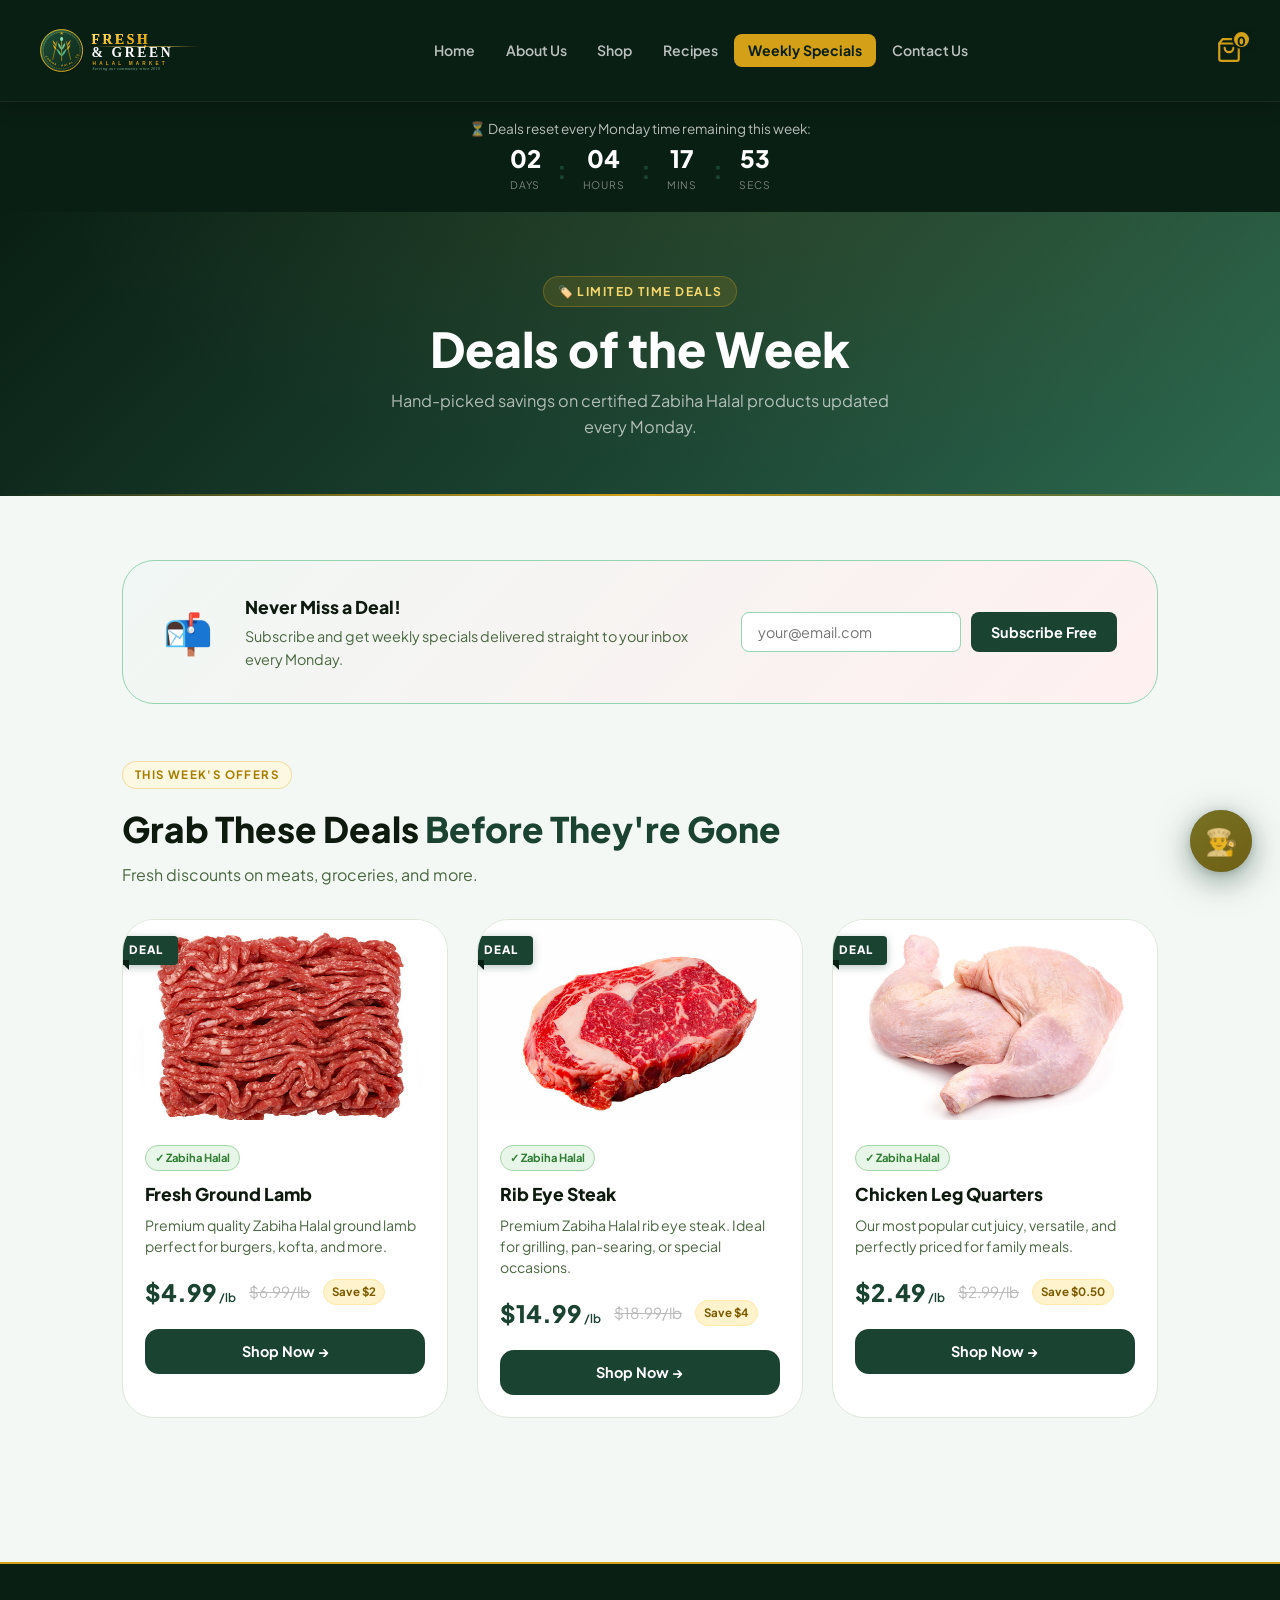
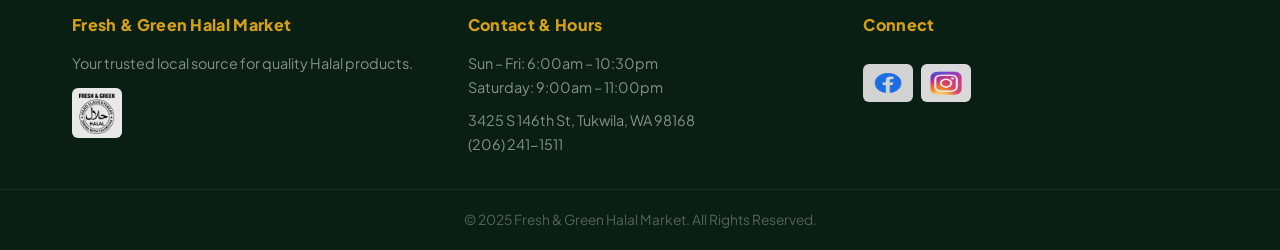
<file: weekly-special.html>
<!DOCTYPE html>
<html lang="en">
<head>
    <meta charset="UTF-8">
    <meta name="viewport" content="width=device-width, initial-scale=1.0">
    <title>Weekly Specials Fresh & Green Halal Market</title>
    <link href="https://fonts.googleapis.com/css2?family=Plus+Jakarta+Sans:wght@400;500;600;700;800&display=swap" rel="stylesheet">
    <link rel="stylesheet" href="styles.css">
    <style>
        .specials-page {
            max-width: 1100px;
            margin: 0 auto;
            padding: 4rem 2rem 5rem;
        }

        /* NEWSLETTER */
        .newsletter-bar {
            background: linear-gradient(135deg, #f0f7f4, #fff0f0);
            border: 1.5px solid var(--red-light);
            border-radius: var(--radius-xl);
            padding: 2rem 2.5rem;
            display: flex;
            align-items: center;
            gap: 2rem;
            flex-wrap: wrap;
            margin-bottom: 3.5rem;
        }
        .newsletter-bar .nl-icon { font-size: 2.5rem; flex-shrink: 0; }
        .newsletter-bar-text { flex: 1; }
        .newsletter-bar-text h3 { font-size: 1.1rem; font-weight: 800; margin-bottom: 0.2rem; }
        .newsletter-bar-text p { color: var(--text-muted); font-size: 0.9rem; }
        .newsletter-form {
            display: flex;
            gap: 0.6rem;
            flex-wrap: wrap;
        }
        .newsletter-form input {
            padding: 10px 16px;
            border: 1.5px solid var(--red-light);
            border-radius: var(--radius-sm);
            font-family: var(--font);
            font-size: 0.9rem;
            outline: none;
            min-width: 220px;
            transition: border-color var(--transition);
        }
        .newsletter-form input:focus { border-color: var(--red); }
        .newsletter-form button {
            padding: 10px 20px;
            background: var(--red);
            color: #fff;
            border: none;
            border-radius: var(--radius-sm);
            font-weight: 700;
            font-size: 0.9rem;
            font-family: var(--font);
            cursor: pointer;
            transition: background var(--transition);
        }
        .newsletter-form button:hover { background: var(--red-dark); }

        /* DEALS GRID */
        .deals-grid {
            display: grid;
            grid-template-columns: repeat(auto-fill, minmax(300px, 1fr));
            gap: 1.8rem;
        }
        .deal-card {
            background: var(--white);
            border-radius: var(--radius-xl);
            border: 1.5px solid var(--border);
            overflow: hidden;
            position: relative;
            transition: all 0.22s cubic-bezier(0.34,1.56,0.64,1);
        }
        .deal-card:hover {
            transform: translateY(-6px);
            box-shadow: 0 16px 40px rgba(27,67,50,0.12);
            border-color: var(--red-light);
        }
        .deal-ribbon {
            position: absolute;
            top: 16px; left: -4px;
            background: var(--red);
            color: #fff;
            font-size: 0.72rem;
            font-weight: 800;
            letter-spacing: 0.1em;
            text-transform: uppercase;
            padding: 5px 14px 5px 10px;
            border-radius: 0 4px 4px 0;
            box-shadow: 0 2px 8px rgba(27,67,50,0.3);
        }
        .deal-ribbon::before {
            content: '';
            position: absolute;
            bottom: -5px; left: 0;
            border: 5px solid transparent;
            border-top-color: #0a1f14;
            border-right-color: #0a1f14;
        }
        .deal-card-img {
            height: 200px;
            overflow: hidden;
        }
        .deal-card-img img {
            width: 100%; height: 100%;
            object-fit: cover;
            transition: transform 0.4s ease;
        }
        .deal-card:hover .deal-card-img img { transform: scale(1.06); }
        .deal-card-body {
            padding: 1.4rem;
        }
        .deal-badge {
            display: inline-block;
            background: #e8f5e9;
            color: #2e7d32;
            font-size: 0.7rem;
            font-weight: 700;
            padding: 3px 9px;
            border-radius: 20px;
            margin-bottom: 0.6rem;
            border: 1px solid #a5d6a7;
        }
        .deal-card-body h3 {
            font-size: 1.1rem;
            font-weight: 800;
            margin-bottom: 0.4rem;
            color: var(--text);
        }
        .deal-card-body p {
            font-size: 0.88rem;
            color: var(--text-muted);
            margin-bottom: 1rem;
            line-height: 1.5;
        }
        .deal-price-row {
            display: flex;
            align-items: center;
            gap: 0.8rem;
            margin-bottom: 1.1rem;
        }
        .deal-price-new {
            font-size: 1.5rem;
            font-weight: 800;
            color: var(--red);
        }
        .deal-price-old {
            font-size: 0.95rem;
            color: #bbb;
            text-decoration: line-through;
        }
        .deal-save {
            background: #fff3cd;
            color: #7d5a00;
            font-size: 0.72rem;
            font-weight: 700;
            padding: 3px 8px;
            border-radius: 20px;
            border: 1px solid #ffeaa7;
        }
        .deal-cta {
            display: block;
            width: 100%;
            padding: 11px;
            background: var(--red);
            color: #fff;
            border: none;
            border-radius: var(--radius-md);
            font-weight: 700;
            font-size: 0.9rem;
            text-align: center;
            text-decoration: none;
            cursor: pointer;
            font-family: var(--font);
            transition: background var(--transition), transform var(--transition);
        }
        .deal-cta:hover { background: var(--red-dark); transform: scale(1.02); }

        /* TIMER */
        .countdown-bar {
            background: #0a1f14;
            padding: 1rem 2rem;
            text-align: center;
        }
        .countdown-bar p { color: rgba(255,255,255,0.7); font-size: 0.85rem; margin-bottom: 0.4rem; }
        .countdown-digits {
            display: flex;
            justify-content: center;
            gap: 1rem;
        }
        .cd-unit { text-align: center; }
        .cd-num { display: block; font-size: 1.5rem; font-weight: 800; color: #fff; line-height: 1; }
        .cd-label { font-size: 0.65rem; color: rgba(255,255,255,0.45); text-transform: uppercase; letter-spacing: 0.08em; }
        .cd-sep { font-size: 1.5rem; font-weight: 800; color: var(--red); align-self: center; margin-top: -4px; }

        @media (max-width: 700px) {
            .newsletter-bar { flex-direction: column; align-items: flex-start; gap: 1rem; }
            .deals-grid { grid-template-columns: 1fr; }
        }
    </style>
</head>
<body>

<header>
    <div class="logo"><a href="index.html"><img src="logo.svg" alt="Fresh &amp; Green Halal Market"></a></div>
    <nav>
        <ul class="nav-links">
            <li><a href="index.html">Home</a></li>
            <li><a href="about.html">About Us</a></li>
            <li><a href="shop.html">Shop</a></li>
            <li><a href="recipe.html">Recipes</a></li>
            <li><a href="weekly-special.html" class="active">Weekly Specials</a></li>
            <li><a href="contact.html">Contact Us</a></li>
        </ul>
    </nav>
    <div class="cart-icon"><a href="cart.html"><svg width="26" height="26" viewBox="0 0 24 24" fill="none" xmlns="http://www.w3.org/2000/svg" style="display:block;">
        <path d="M6 2L3 6v14a2 2 0 002 2h14a2 2 0 002-2V6l-3-4z" stroke="#d4a017" stroke-width="2" stroke-linecap="round" stroke-linejoin="round"/>
        <line x1="3" y1="6" x2="21" y2="6" stroke="#d4a017" stroke-width="2" stroke-linecap="round" stroke-linejoin="round"/>
        <path d="M16 10a4 4 0 01-8 0" stroke="#d4a017" stroke-width="2" stroke-linecap="round" stroke-linejoin="round"/>
    </svg><span class="cart-count-badge" id="cart-count-badge">0</span></a></div>
</header>

<!-- COUNTDOWN -->
<div class="countdown-bar">
    <p>⏳ Deals reset every Monday time remaining this week:</p>
    <div class="countdown-digits">
        <div class="cd-unit"><span class="cd-num" id="cd-d">00</span><span class="cd-label">Days</span></div>
        <span class="cd-sep">:</span>
        <div class="cd-unit"><span class="cd-num" id="cd-h">00</span><span class="cd-label">Hours</span></div>
        <span class="cd-sep">:</span>
        <div class="cd-unit"><span class="cd-num" id="cd-m">00</span><span class="cd-label">Mins</span></div>
        <span class="cd-sep">:</span>
        <div class="cd-unit"><span class="cd-num" id="cd-s">00</span><span class="cd-label">Secs</span></div>
    </div>
</div>

<main>
    <section class="page-hero">
        <span class="hero-tag">🏷️ Limited Time Deals</span>
        <h1>Deals of the Week</h1>
        <p>Hand-picked savings on certified Zabiha Halal products updated every Monday.</p>
    </section>

    <div class="specials-page">
        <!-- NEWSLETTER -->
        <div class="newsletter-bar">
            <div class="nl-icon">📬</div>
            <div class="newsletter-bar-text">
                <h3>Never Miss a Deal!</h3>
                <p>Subscribe and get weekly specials delivered straight to your inbox every Monday.</p>
            </div>
            <form class="newsletter-form" onsubmit="handleSubscribe(event)">
                <input type="email" placeholder="your@email.com" required>
                <button type="submit">Subscribe Free</button>
            </form>
        </div>

        <div style="margin-bottom:2rem;">
            <span class="section-label">This Week's Offers</span>
            <h2 class="section-title" style="margin-bottom:0.3rem;">Grab These Deals <span>Before They're Gone</span></h2>
            <p class="section-sub" style="margin-bottom:0;">Fresh discounts on meats, groceries, and more.</p>
        </div>

        <div class="deals-grid">
            <div class="deal-card">
                <div class="deal-ribbon">DEAL</div>
                <div class="deal-card-img"><img src="ground-lamb.jpg" alt="Ground Lamb"></div>
                <div class="deal-card-body">
                    <span class="deal-badge">✓ Zabiha Halal</span>
                    <h3>Fresh Ground Lamb</h3>
                    <p>Premium quality Zabiha Halal ground lamb perfect for burgers, kofta, and more.</p>
                    <div class="deal-price-row">
                        <span class="deal-price-new">$4.99<small style="font-size:0.75rem;font-weight:600;"> /lb</small></span>
                        <span class="deal-price-old">$6.99/lb</span>
                        <span class="deal-save">Save $2</span>
                    </div>
                    <a href="shop.html" class="deal-cta">Shop Now →</a>
                </div>
            </div>

            <div class="deal-card">
                <div class="deal-ribbon">DEAL</div>
                <div class="deal-card-img"><img src="rib-eye-steak.jpg" alt="Rib Eye Steak"></div>
                <div class="deal-card-body">
                    <span class="deal-badge">✓ Zabiha Halal</span>
                    <h3>Rib Eye Steak</h3>
                    <p>Premium Zabiha Halal rib eye steak. Ideal for grilling, pan-searing, or special occasions.</p>
                    <div class="deal-price-row">
                        <span class="deal-price-new">$14.99<small style="font-size:0.75rem;font-weight:600;"> /lb</small></span>
                        <span class="deal-price-old">$18.99/lb</span>
                        <span class="deal-save">Save $4</span>
                    </div>
                    <a href="shop.html" class="deal-cta">Shop Now →</a>
                </div>
            </div>

            <div class="deal-card">
                <div class="deal-ribbon">DEAL</div>
                <div class="deal-card-img"><img src="chicken-leg.jpg" alt="Chicken Leg Quarters"></div>
                <div class="deal-card-body">
                    <span class="deal-badge">✓ Zabiha Halal</span>
                    <h3>Chicken Leg Quarters</h3>
                    <p>Our most popular cut juicy, versatile, and perfectly priced for family meals.</p>
                    <div class="deal-price-row">
                        <span class="deal-price-new">$2.49<small style="font-size:0.75rem;font-weight:600;"> /lb</small></span>
                        <span class="deal-price-old">$2.99/lb</span>
                        <span class="deal-save">Save $0.50</span>
                    </div>
                    <a href="shop.html" class="deal-cta">Shop Now →</a>
                </div>
            </div>
        </div>
    </div>
</main>

<footer class="footer">
    <div class="footer-content">
        <div class="footer-section"><h3>Fresh & Green Halal Market</h3><p>Your trusted local source for quality Halal products.</p><img src="Cerification.jpg" alt="Certified"></div>
        <div class="footer-section"><h3>Contact & Hours</h3><p>Sun – Fri: 6:00am – 10:30pm<br>Saturday: 9:00am – 11:00pm</p><p style="margin-top:0.5rem;">3425 S 146th St, Tukwila, WA 98168<br>(206) 241-1511</p></div>
        <div class="footer-section"><h3>Connect</h3><a href="https://www.facebook.com" target="_blank" rel="noopener"><img src="facebooklogo.png" alt="Facebook" class="social-icon"></a><a href="https://www.instagram.com/" target="_blank" rel="noopener"><img src="instalogo.png" alt="Instagram" class="social-icon"></a></div>
    </div>
    <div class="footer-bottom">© 2025 Fresh & Green Halal Market. All Rights Reserved.</div>
</footer>

<script src="chatbot_widget.js"></script>
<script>
    function getCart() { return JSON.parse(localStorage.getItem('cart') || '[]'); }
    document.addEventListener("DOMContentLoaded", () => {
        const b = document.getElementById("cart-count-badge");
        if (b) b.textContent = getCart().reduce((a, i) => a + i.quantity, 0);
    });

    // Countdown to next Monday
    function updateCountdown() {
        const now = new Date();
        const nextMonday = new Date(now);
        nextMonday.setDate(now.getDate() + ((1 + 7 - now.getDay()) % 7 || 7));
        nextMonday.setHours(0, 0, 0, 0);
        const diff = nextMonday - now;
        const d = Math.floor(diff / 86400000);
        const h = Math.floor((diff % 86400000) / 3600000);
        const m = Math.floor((diff % 3600000) / 60000);
        const s = Math.floor((diff % 60000) / 1000);
        document.getElementById('cd-d').textContent = String(d).padStart(2,'0');
        document.getElementById('cd-h').textContent = String(h).padStart(2,'0');
        document.getElementById('cd-m').textContent = String(m).padStart(2,'0');
        document.getElementById('cd-s').textContent = String(s).padStart(2,'0');
    }
    updateCountdown();
    setInterval(updateCountdown, 1000);

    function handleSubscribe(e) {
        e.preventDefault();
        const btn = e.target.querySelector('button');
        btn.textContent = '✓ Subscribed!';
        btn.style.background = '#2e7d32';
        setTimeout(() => { btn.textContent = 'Subscribe Free'; btn.style.background = ''; e.target.reset(); }, 3000);
    }
</script>
</body>
</html>
</file>
<file: styles.css>
/* ============================================================
   FRESH & GREEN HALAL MARKET — Global Design System v2
   Palette: Forest Green + Gold + Near-Black
   Primary:  #1b4332 (deep forest green)
   Accent:   #d4a017 (warm gold)
   Dark:     #0a1f14 (near-black green)
   ============================================================ */

*, *::before, *::after { box-sizing: border-box; margin: 0; padding: 0; }

:root {
    /* ── GREENS ── */
    --green:        #1b4332;
    --green-dark:   #0a1f14;
    --green-mid:    #2d6a4f;
    --green-light:  #95d5b2;
    --green-faint:  #f0f7f4;
    --green-border: #c8e6c9;

    /* ── GOLD ── */
    --gold:         #d4a017;
    --gold-dark:    #a67c00;
    --gold-light:   #f5d76e;
    --gold-faint:   #fdf8e1;

    /* ── NEUTRALS ── */
    --text:         #0f1a0f;
    --text-muted:   #4a6741;
    --border:       #dde8da;
    --bg:           #f4f8f5;
    --white:        #ffffff;

    /* ── SHADOWS ── */
    --shadow-sm:    0 2px 8px rgba(27,67,50,0.08);
    --shadow-md:    0 6px 24px rgba(27,67,50,0.12);
    --shadow-lg:    0 16px 48px rgba(27,67,50,0.16);
    --shadow-gold:  0 4px 20px rgba(212,160,23,0.3);

    /* ── SHAPE ── */
    --radius-sm:    8px;
    --radius-md:    14px;
    --radius-lg:    22px;
    --radius-xl:    32px;

    --font:         'Plus Jakarta Sans', 'Roboto', Arial, sans-serif;
    --transition:   0.2s ease;

    /* ── LEGACY RED VARS (keeps old inline styles from breaking) ── */
    --red:          #1b4332;
    --red-dark:     #0a1f14;
    --red-light:    #95d5b2;
    --red-faint:    #f0f7f4;
}

html { scroll-behavior: smooth; }

body {
    font-family: var(--font);
    background: var(--bg);
    color: var(--text);
    line-height: 1.6;
    -webkit-font-smoothing: antialiased;
}

a { color: inherit; text-decoration: none; }
img { max-width: 100%; display: block; }
button { font-family: var(--font); cursor: pointer; }
input, select, textarea { font-family: var(--font); }

/* ── HEADER ─────────────────────────────────────────────── */
header {
    background: var(--green-dark);
    display: flex;
    align-items: center;
    justify-content: space-between;
    padding: 0.4rem 3vw;
    border-bottom: 1px solid rgba(255,255,255,0.06);
    position: sticky;
    top: 0;
    z-index: 800;
    box-shadow: 0 2px 20px rgba(0,0,0,0.3);
}
.logo img {
    height: 88px;
    max-width: 168px;
    object-fit: contain;
    filter: brightness(1.1);
}
nav ul.nav-links {
    list-style: none;
    display: flex;
    gap: 0.2rem;
}
nav ul.nav-links li a {
    font-weight: 600;
    font-size: 0.88rem;
    padding: 0.45rem 0.85rem;
    border-radius: var(--radius-sm);
    color: rgba(255,255,255,0.72);
    transition: background var(--transition), color var(--transition);
    white-space: nowrap;
}
nav ul.nav-links li a:hover,
nav ul.nav-links li a.active {
    background: var(--gold);
    color: var(--green-dark);
    font-weight: 700;
}
.cart-icon {
    position: relative;
    margin-left: 1.5vw;
}
.cart-icon img {
    width: 30px;
    height: 30px;
    object-fit: contain;
    filter: brightness(0) invert(1);
}
.cart-count-badge {
    position: absolute;
    top: -7px; right: -9px;
    background: var(--gold);
    color: var(--green-dark);
    font-size: 0.78rem;
    font-weight: 800;
    border-radius: 50%;
    width: 19px; height: 19px;
    text-align: center;
    line-height: 19px;
    border: 2px solid var(--green-dark);
    box-shadow: 0 1px 6px rgba(0,0,0,0.2);
}

/* ── PAGE HERO (shared) ──────────────────────────────────── */
.page-hero {
    background: linear-gradient(135deg, #0a1f14 0%, #1b4332 55%, #2d6a4f 100%);
    padding: 4rem 2rem 3.5rem;
    text-align: center;
    position: relative;
    overflow: hidden;
}
.page-hero::before {
    content: '';
    position: absolute;
    inset: 0;
    background: radial-gradient(ellipse at 60% 0%, rgba(212,160,23,0.08) 0%, transparent 65%);
    pointer-events: none;
}
.page-hero::after {
    content: '';
    position: absolute;
    bottom: 0; left: 0; right: 0;
    height: 2px;
    background: linear-gradient(90deg, transparent, var(--gold), transparent);
}
.page-hero .hero-tag {
    display: inline-block;
    background: rgba(212,160,23,0.15);
    color: var(--gold-light);
    font-size: 0.75rem;
    font-weight: 700;
    letter-spacing: 0.12em;
    text-transform: uppercase;
    padding: 5px 14px;
    border-radius: 20px;
    margin-bottom: 1rem;
    border: 1px solid rgba(212,160,23,0.3);
    position: relative;
}
.page-hero h1 {
    color: #fff;
    font-size: clamp(1.9rem, 4.5vw, 3rem);
    font-weight: 800;
    line-height: 1.1;
    position: relative;
    margin-bottom: 0.8rem;
}
.page-hero p {
    color: rgba(255,255,255,0.65);
    font-size: 1.02rem;
    max-width: 500px;
    margin: 0 auto;
    position: relative;
}

/* ── BUTTONS ─────────────────────────────────────────────── */
.btn {
    display: inline-flex;
    align-items: center;
    gap: 6px;
    font-weight: 700;
    border-radius: var(--radius-md);
    transition: all var(--transition);
    border: none;
    cursor: pointer;
    font-family: var(--font);
    font-size: 0.92rem;
    padding: 10px 20px;
    text-decoration: none;
}
.btn-primary {
    background: var(--gold);
    color: var(--green-dark);
    box-shadow: var(--shadow-gold);
}
.btn-primary:hover {
    background: var(--gold-dark);
    color: #fff;
    transform: translateY(-1px);
    box-shadow: 0 8px 24px rgba(212,160,23,0.45);
}
.btn-outline {
    background: transparent;
    color: var(--gold);
    border: 2px solid var(--gold);
}
.btn-outline:hover {
    background: var(--gold);
    color: var(--green-dark);
}
.btn-white {
    background: #fff;
    color: var(--green);
    border: 2px solid #fff;
}
.btn-white:hover {
    background: var(--gold);
    color: var(--green-dark);
    border-color: var(--gold);
}
.btn-green {
    background: var(--green);
    color: #fff;
    box-shadow: var(--shadow-md);
}
.btn-green:hover {
    background: var(--green-dark);
    transform: translateY(-1px);
}
/* Legacy compat */
.button.primary {
    display: inline-flex; align-items: center;
    background: var(--gold); color: var(--green-dark);
    padding: 0.8rem 2rem; border-radius: var(--radius-xl);
    font-weight: 700; font-size: 1rem; border: none;
    box-shadow: var(--shadow-gold);
    transition: background var(--transition), transform var(--transition);
    text-decoration: none;
}
.button.primary:hover { background: var(--gold-dark); color: #fff; transform: translateY(-1px); }
.button.secondary {
    display: inline-flex; align-items: center;
    background: transparent; color: var(--gold);
    border: 2px solid var(--gold); padding: 0.78rem 2rem;
    border-radius: var(--radius-xl); font-weight: 700; font-size: 1rem;
    transition: all var(--transition); text-decoration: none;
}
.button.secondary:hover { background: var(--gold); color: var(--green-dark); }

/* ── FOOTER ──────────────────────────────────────────────── */
.footer {
    background: var(--green-dark);
    color: rgba(255,255,255,0.7);
    padding: 3rem 0 0;
    margin-top: 4rem;
    font-size: 0.94rem;
    border-top: 2px solid var(--gold);
}
.footer-content {
    display: flex;
    justify-content: center;
    gap: 4vw;
    flex-wrap: wrap;
    max-width: 1200px;
    margin: 0 auto 2rem;
    padding: 0 2rem;
}
.footer-section { flex: 1 1 200px; min-width: 170px; }
.footer-section h3 {
    font-size: 1rem;
    font-weight: 800;
    margin-bottom: 0.8rem;
    color: var(--gold);
    letter-spacing: 0.02em;
}
.footer-section p { color: rgba(255,255,255,0.5); line-height: 1.7; font-size: 0.9rem; }
.footer-section img { margin-top: 0.8rem; width: 50px; border-radius: 6px; }
.social-icon {
    width: 38px; height: 38px;
    margin-right: 0.5rem;
    margin-top: 0.6rem;
    transition: transform var(--transition), filter var(--transition);
    display: inline-block;
    border-radius: 8px;
}
.social-icon:hover { transform: scale(1.12); filter: brightness(1.3); }
.footer-bottom {
    border-top: 1px solid rgba(255,255,255,0.07);
    text-align: center;
    padding: 1.2rem 0;
    font-size: 0.86rem;
    color: rgba(255,255,255,0.3);
}

/* ── SECTION LABELS ──────────────────────────────────────── */
.section-label {
    display: inline-block;
    background: var(--gold-faint);
    color: var(--gold-dark);
    font-size: 0.72rem;
    font-weight: 700;
    letter-spacing: 0.12em;
    text-transform: uppercase;
    padding: 4px 12px;
    border-radius: 20px;
    margin-bottom: 0.7rem;
    border: 1px solid rgba(212,160,23,0.3);
}
.section-title {
    font-size: clamp(1.5rem, 3vw, 2.2rem);
    font-weight: 800;
    color: var(--text);
    margin-bottom: 0.4rem;
}
.section-title span { color: var(--green); }
.section-sub {
    color: var(--text-muted);
    font-size: 1rem;
    margin-bottom: 2.5rem;
}

/* ── CARDS (shared) ──────────────────────────────────────── */
.card {
    background: var(--white);
    border-radius: var(--radius-lg);
    box-shadow: var(--shadow-sm);
    overflow: hidden;
    border: 1px solid var(--border);
    transition: transform 0.22s cubic-bezier(0.34,1.56,0.64,1), box-shadow var(--transition), border-color var(--transition);
}
.card:hover {
    transform: translateY(-5px);
    box-shadow: 0 12px 32px rgba(27,67,50,0.14);
    border-color: var(--green-light);
}

/* ── FORM INPUTS ─────────────────────────────────────────── */
.form-input {
    width: 100%;
    padding: 11px 15px;
    border: 1.5px solid var(--border);
    border-radius: var(--radius-sm);
    font-size: 0.95rem;
    font-family: var(--font);
    background: #fafcfa;
    transition: border-color var(--transition), box-shadow var(--transition);
    outline: none;
}
.form-input:focus {
    border-color: var(--green);
    box-shadow: 0 0 0 3px rgba(27,67,50,0.08);
    background: var(--white);
}
.form-label {
    display: block;
    font-size: 0.8rem;
    font-weight: 700;
    color: #888;
    text-transform: uppercase;
    letter-spacing: 0.07em;
    margin-bottom: 5px;
}

/* ── HALAL BADGE ─────────────────────────────────────────── */
.halal-badge {
    background: linear-gradient(135deg, var(--green), var(--green-mid));
    color: #fff;
    font-size: 0.68rem;
    font-weight: 800;
    padding: 3px 9px;
    border-radius: 20px;
    letter-spacing: 0.06em;
    text-transform: uppercase;
    box-shadow: 0 2px 8px rgba(27,67,50,0.25);
}

/* ── GOLD ACCENT ─────────────────────────────────────────── */
.gold-line {
    width: 48px; height: 3px;
    background: linear-gradient(90deg, var(--gold), var(--gold-light));
    border-radius: 2px;
    margin: 0.8rem auto;
}

/* ── RESPONSIVE ──────────────────────────────────────────── */
@media (max-width: 900px) {
    header { flex-wrap: wrap; gap: 0.6rem; padding: 0.5rem 2vw; }
    nav ul.nav-links { gap: 0.1rem; }
    nav ul.nav-links li a { font-size: 0.8rem; padding: 0.38rem 0.6rem; }
    .logo img { height: 64px; }
}
@media (max-width: 600px) {
    header { flex-direction: column; align-items: flex-start; }
    nav ul.nav-links { flex-wrap: wrap; }
    .logo img { height: 52px; }
    .page-hero { padding: 2.5rem 1rem 2rem; }
}
</file>
